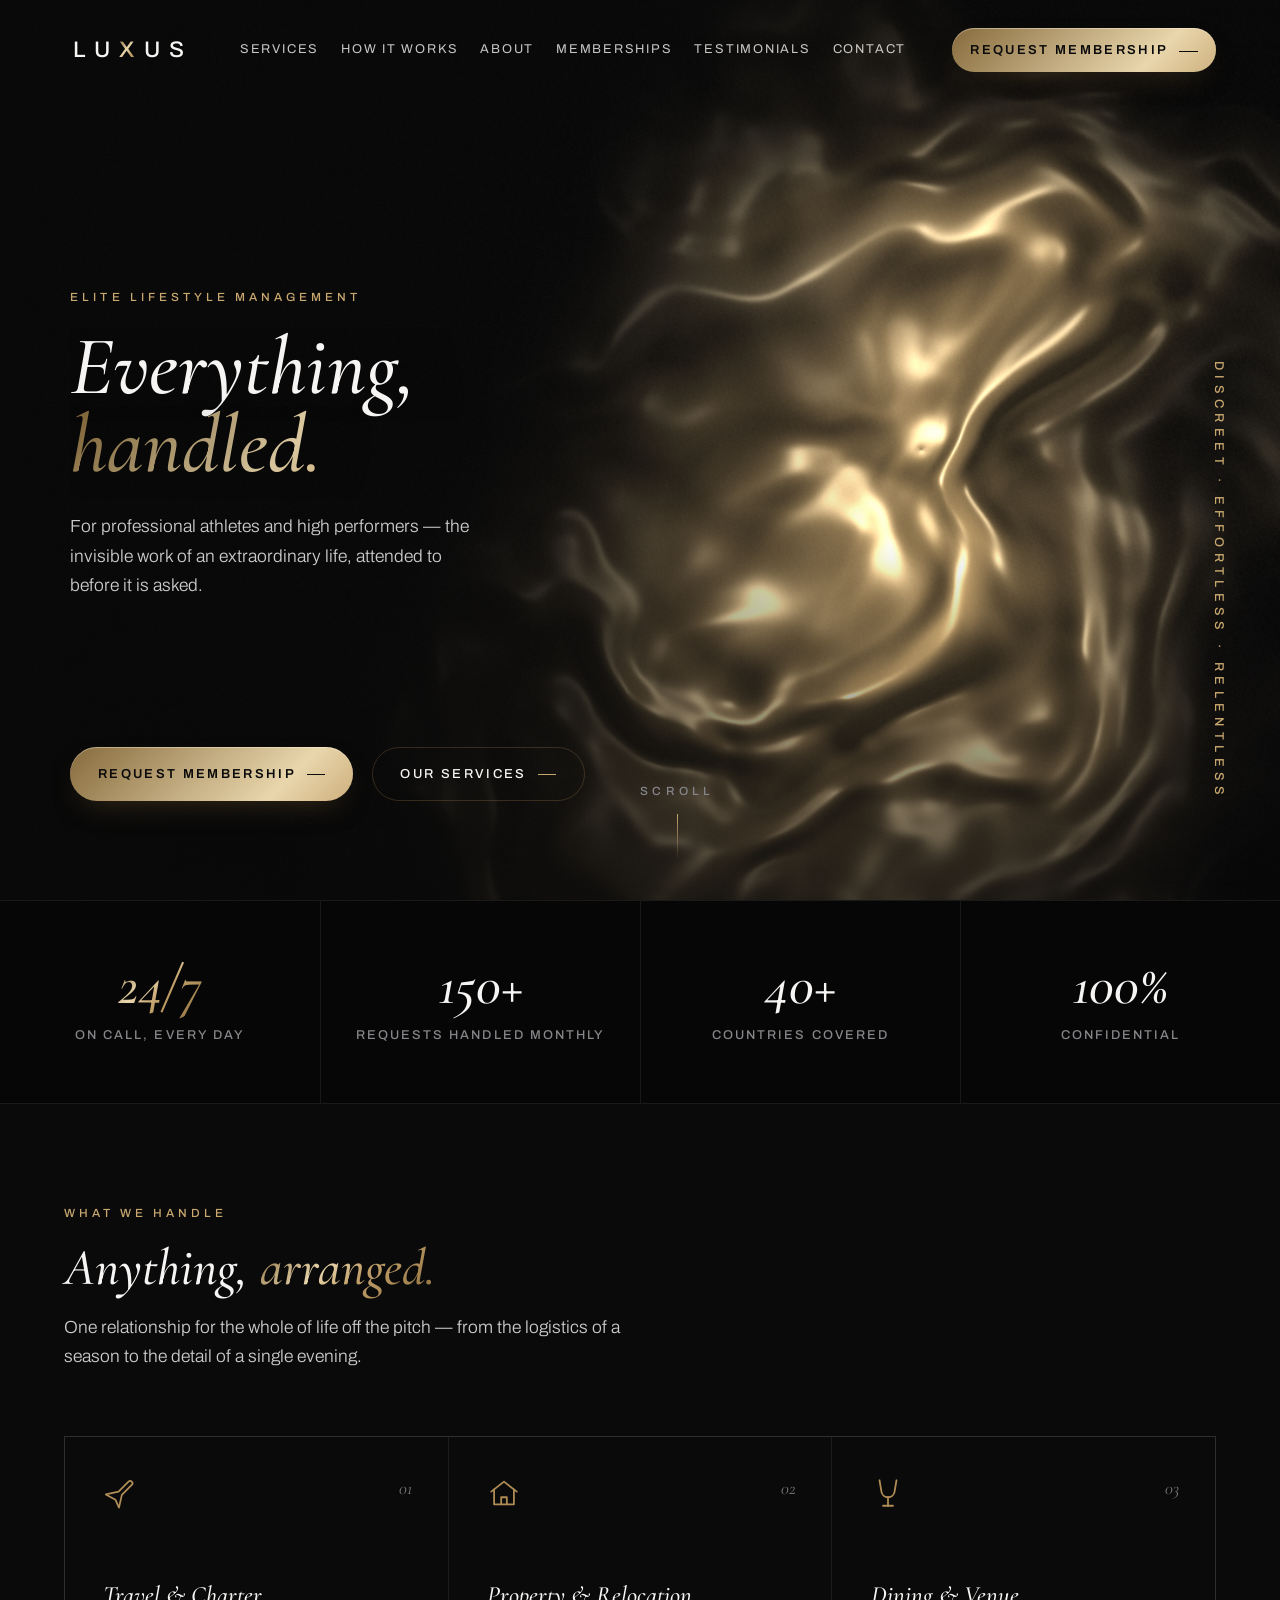
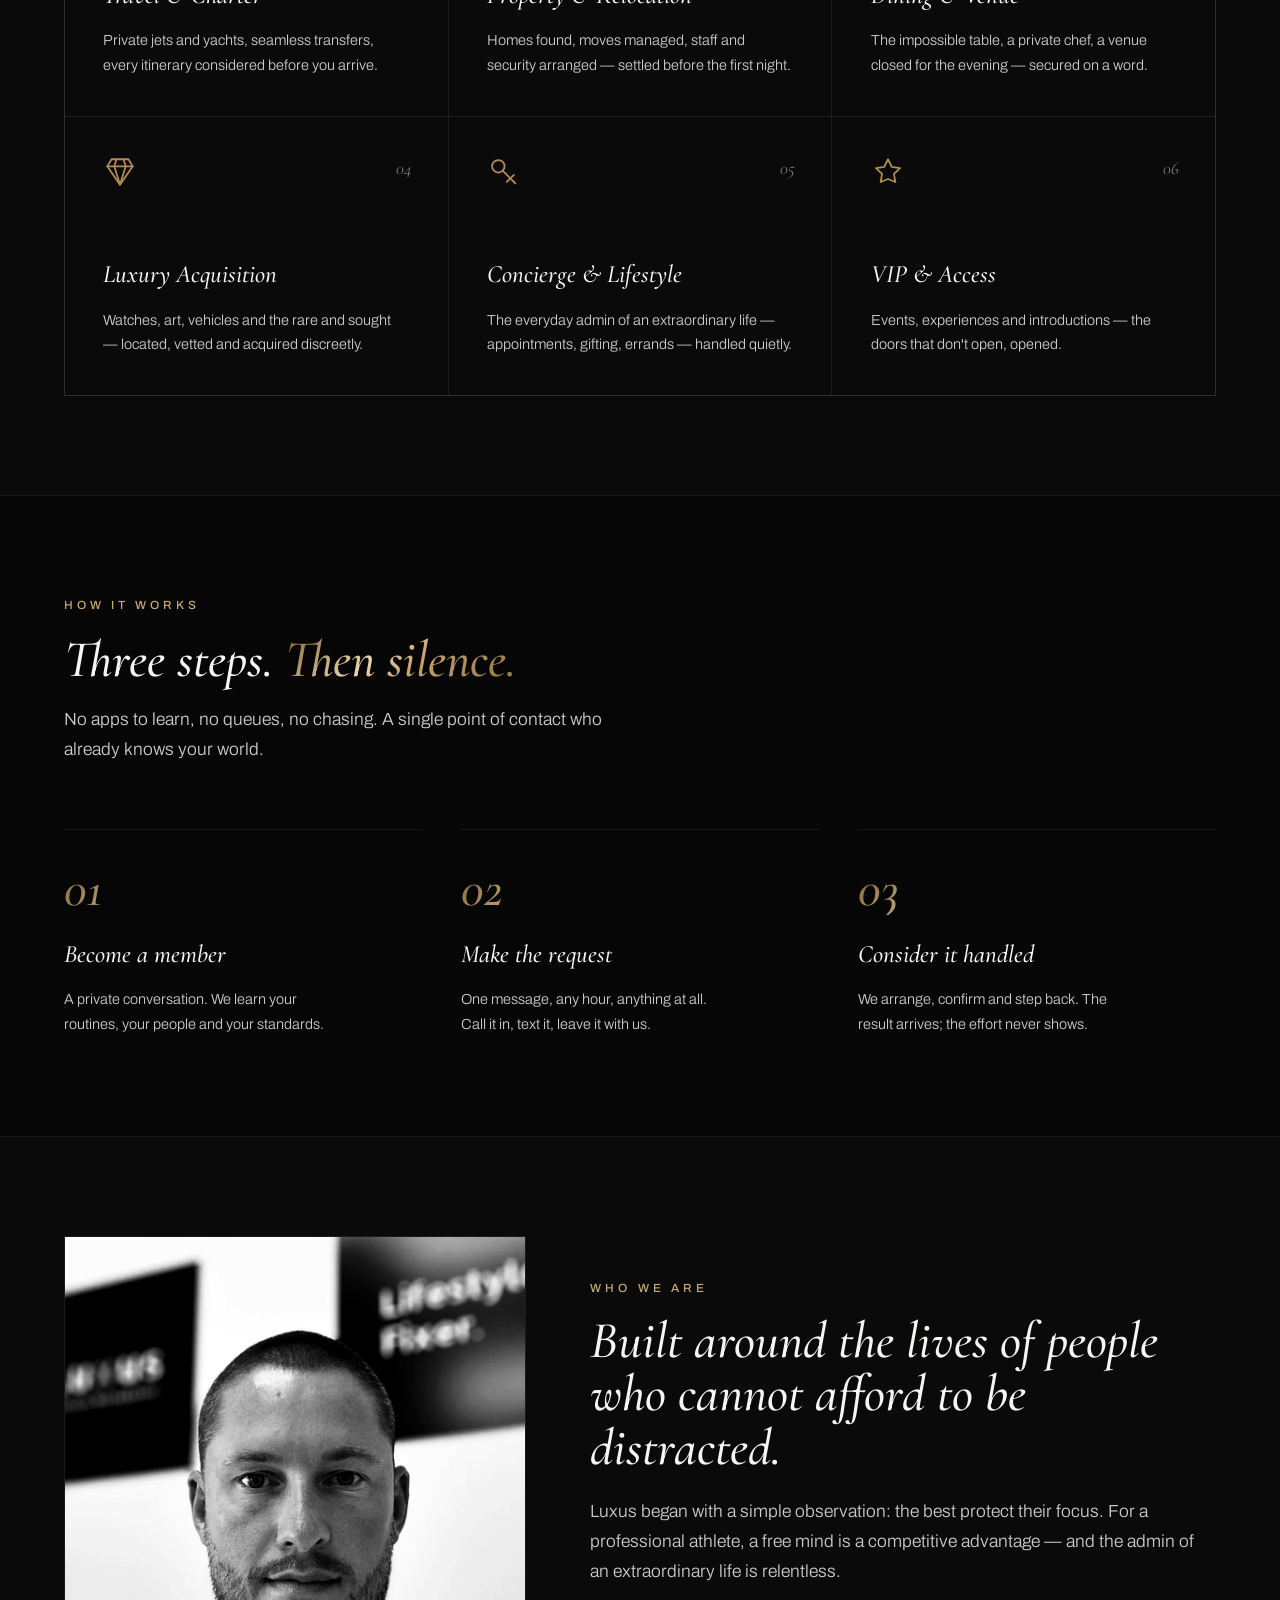
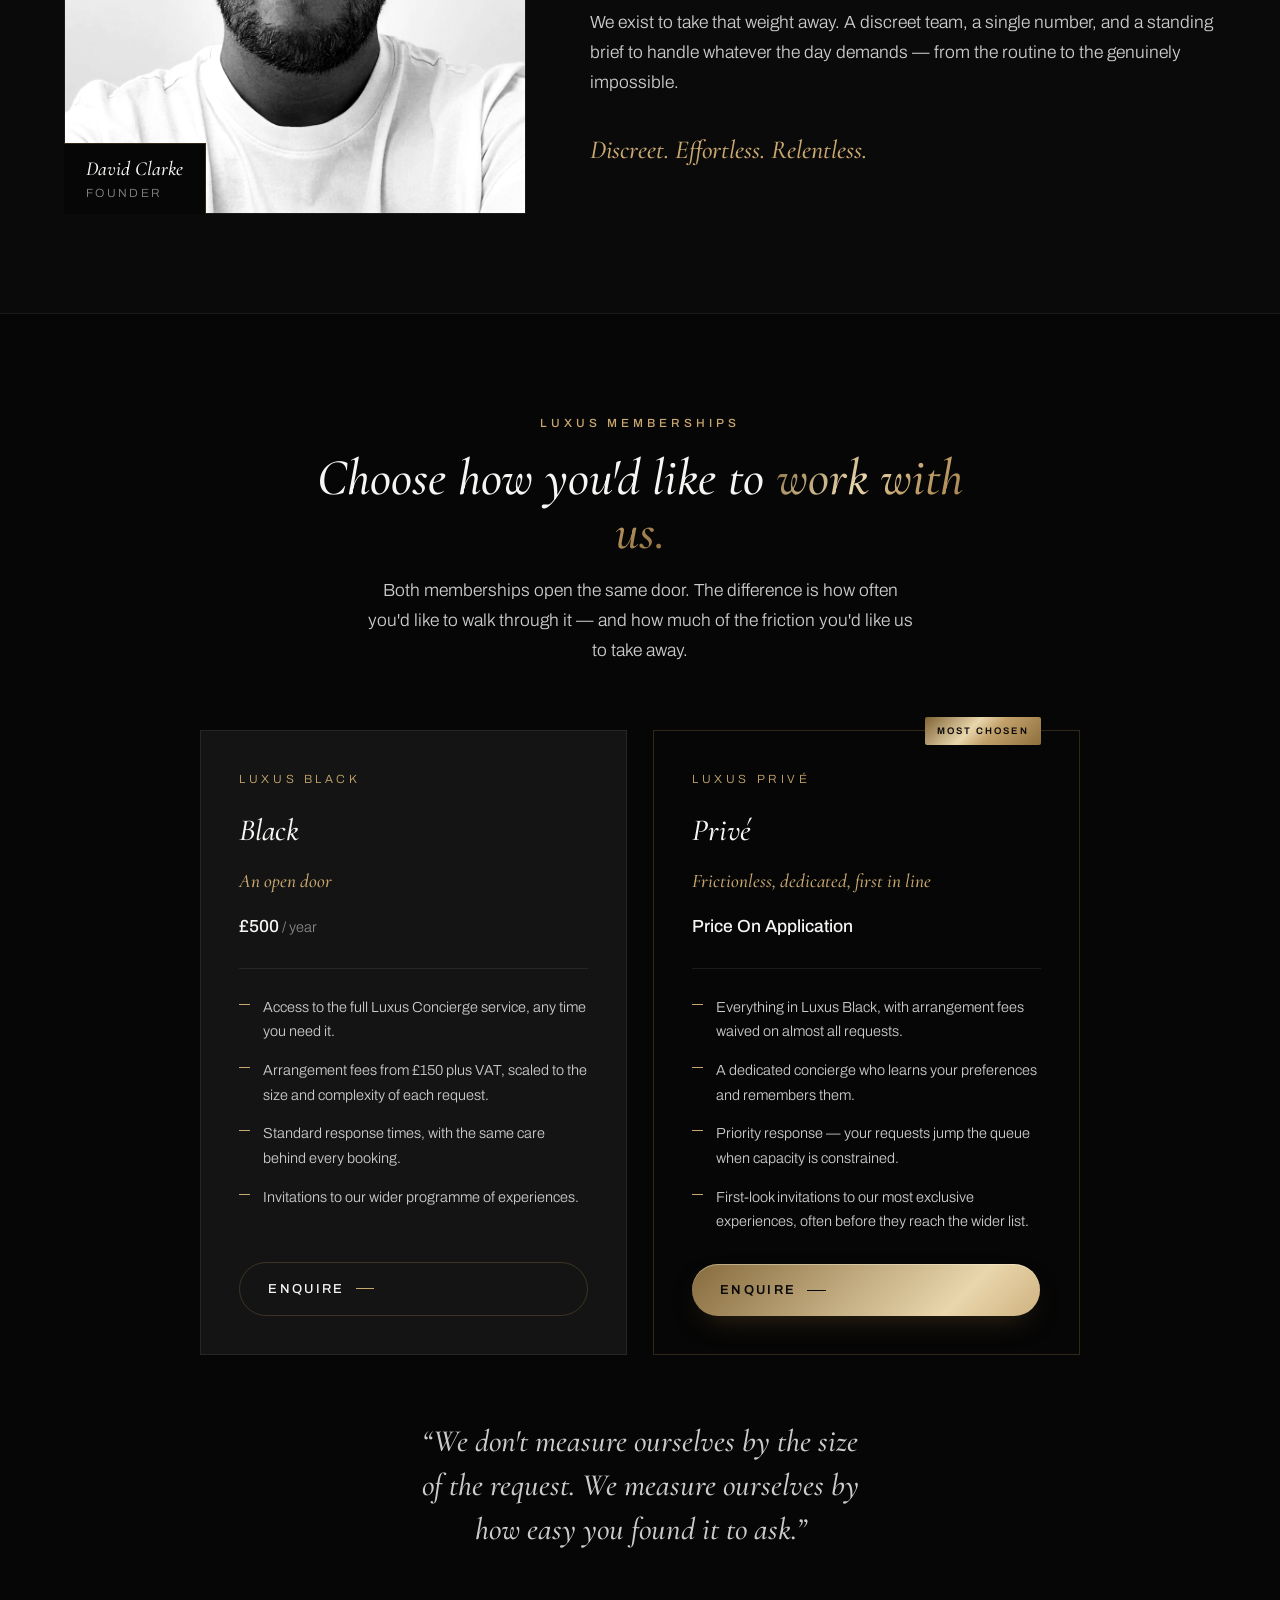
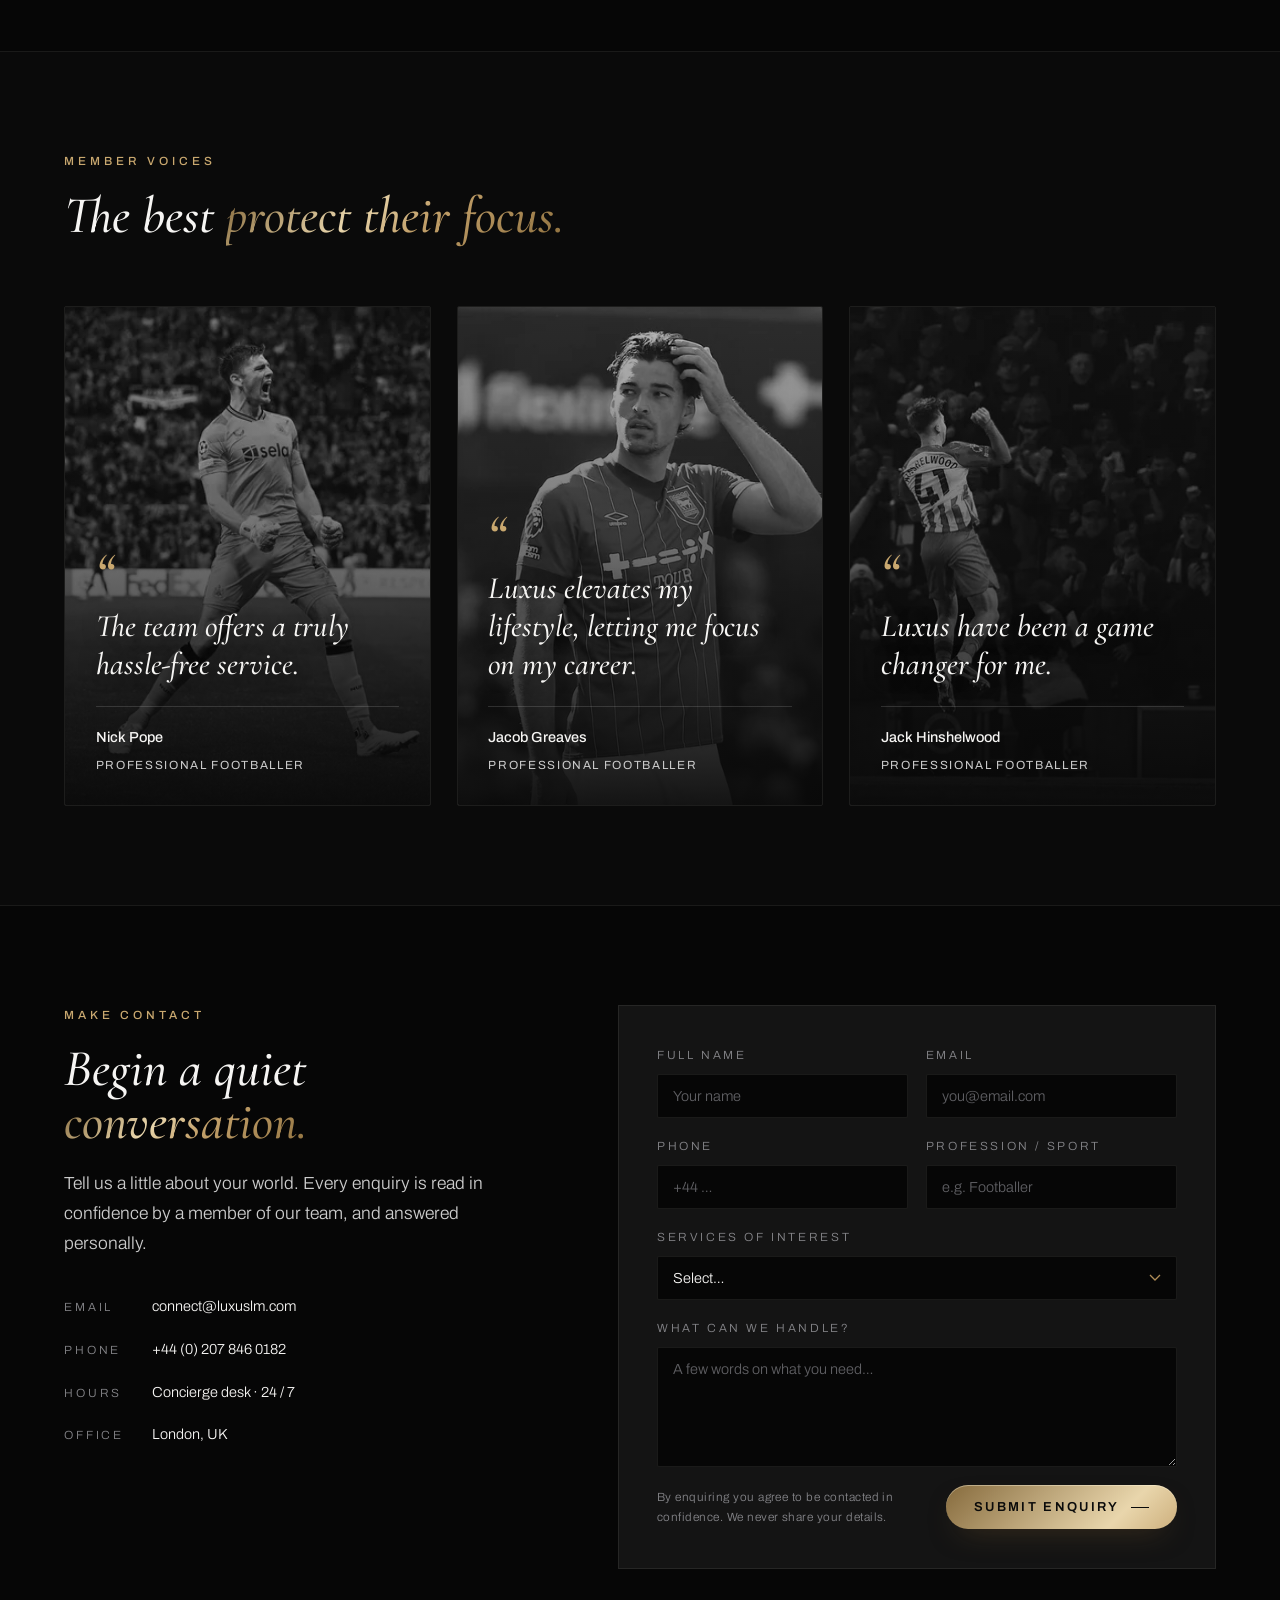
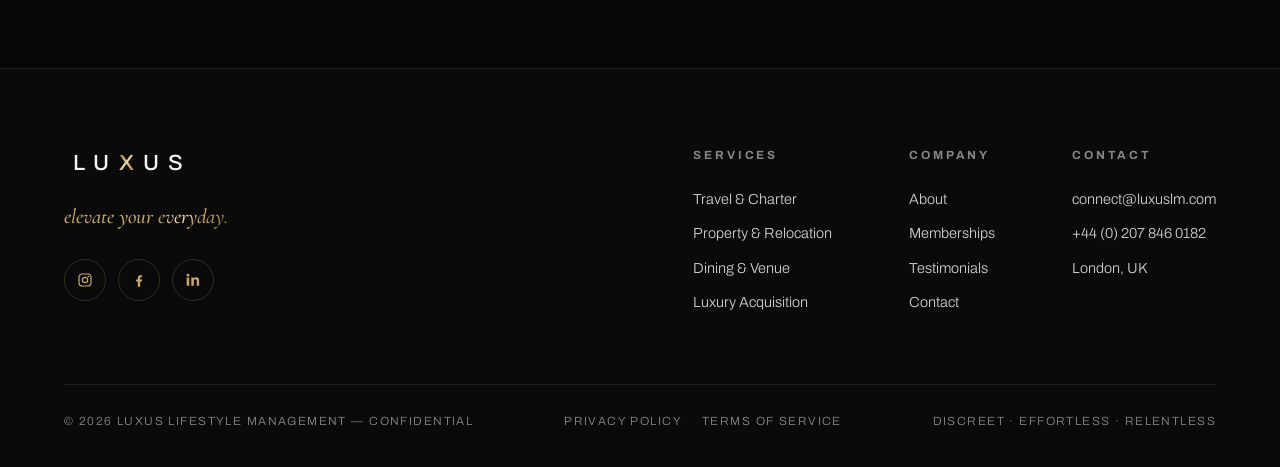
<file: index.html>
<!DOCTYPE html>
<html lang="en">
<head>
<meta charset="UTF-8" />
<meta name="viewport" content="width=device-width, initial-scale=1.0" />
<title>Luxus — Elite Lifestyle Concierge</title>
<meta name="description" content="Elite lifestyle concierge for professional athletes and high performers. Everything, handled — discreetly, effortlessly, relentlessly." />
<link rel="preconnect" href="https://fonts.googleapis.com" />
<link rel="preconnect" href="https://fonts.gstatic.com" crossorigin />
<link href="https://fonts.googleapis.com/css2?family=Cormorant+Garamond:ital,wght@0,400;0,500;0,600;1,400;1,500;1,600&family=Archivo:wght@300;400;500;600&display=swap" rel="stylesheet" />
<link rel="stylesheet" href="site.css" />
</head>
<body>

<!-- ============ HEADER ============ -->
<header class="site-header">
  <div class="shell hdr-inner">
    <a class="brand" href="#top" aria-label="Luxus home"><span class="wm">LU<span class="gold">X</span>US</span></a>
    <nav class="nav">
      <a href="#services">Services</a>
      <a href="#how">How it works</a>
      <a href="#about">About</a>
      <a href="#memberships">Memberships</a>
      <a href="#testimonials">Testimonials</a>
      <a href="#contact">Contact</a>
    </nav>
    <a class="hdr-cta" href="#contact"><span class="btn">Request Membership<span class="ar"></span></span></a>
    <button class="burger" aria-label="Menu"><span></span><span></span><span></span></button>
  </div>
</header>

<!-- mobile drawer -->
<nav class="mnav">
  <a href="#services">Services</a>
  <a href="#how">How it works</a>
  <a href="#about">About</a>
  <a href="#memberships">Memberships</a>
  <a href="#testimonials">Testimonials</a>
  <a href="#contact">Contact</a>
  <a class="mcta" href="#contact"><span class="btn">Request Membership<span class="ar"></span></span></a>
</nav>

<!-- ============ HERO ============ -->
<section class="hero" id="top" data-screen-label="Hero">
  <div class="glfallback"></div>
  <canvas id="gl"></canvas>
  <div class="scrim"></div>
  <div class="grain"></div>
  <div class="shell hero-inner">
    <div class="hero-stage">
      <div class="eyebrow k anim a0">Elite Lifestyle Management</div>
      <h1>
        <span class="ln"><span>Everything,</span></span>
        <span class="ln"><span class="gold">handled.</span></span>
      </h1>
      <p class="lede anim a2">For professional athletes and high performers — the invisible work of an extraordinary life, attended to before it is asked.</p>
    </div>
  </div>
  <div class="shell hero-foot">
    <div class="hero-cta anim a3">
      <a class="btn" href="#contact">Request Membership<span class="ar"></span></a>
      <a class="btn-ghost" href="#services">Our Services<span class="ar"></span></a>
    </div>
  </div>
  <div class="vcap anim a4">Discreet · Effortless · Relentless</div>
  <div class="scrollcue anim a5"><span class="lab">Scroll</span><span class="ln"></span></div>
</section>

<!-- ============ STAT BAND ============ -->
<section class="band" data-screen-label="Credibility band">
  <div class="grid">
    <div class="cell reveal"><div class="num"><span class="gold">24/7</span></div><div class="lab">On call, every day</div></div>
    <div class="cell reveal reveal-d1"><div class="num"><span data-count="150" data-suffix="+">150+</span></div><div class="lab">Requests handled monthly</div></div>
    <div class="cell reveal reveal-d2"><div class="num"><span data-count="40" data-suffix="+">40+</span></div><div class="lab">Countries covered</div></div>
    <div class="cell reveal reveal-d3"><div class="num"><span data-count="100" data-suffix="%">100%</span></div><div class="lab">Confidential</div></div>
  </div>
</section>

<!-- ============ SERVICES ============ -->
<section class="section" id="services" data-screen-label="Services">
  <div class="shell">
    <div class="sec-head reveal">
      <div class="eyebrow">What we handle</div>
      <h2>Anything, <span class="gold">arranged.</span></h2>
      <p>One relationship for the whole of life off the pitch — from the logistics of a season to the detail of a single evening.</p>
    </div>

    <div class="svc-grid">
      <article class="svc reveal">
        <div class="ic"><svg viewBox="0 0 24 24" fill="none" stroke="currentColor" stroke-width="1.25" stroke-linecap="round" stroke-linejoin="round"><path d="M2 13l9-2 7-7a1.6 1.6 0 0 1 2.3 2.3l-7 7-2 9-2.5-5.5L2 13z"/></svg></div>
        <span class="idx">01</span>
        <h3>Travel &amp; Charter</h3>
        <p>Private jets and yachts, seamless transfers, every itinerary considered before you arrive.</p>
      </article>
      <article class="svc reveal reveal-d1">
        <div class="ic"><svg viewBox="0 0 24 24" fill="none" stroke="currentColor" stroke-width="1.25" stroke-linecap="round" stroke-linejoin="round"><path d="M3 11l9-7 9 7"/><path d="M5 9.5V20h14V9.5"/><path d="M10 20v-5h4v5"/></svg></div>
        <span class="idx">02</span>
        <h3>Property &amp; Relocation</h3>
        <p>Homes found, moves managed, staff and security arranged — settled before the first night.</p>
      </article>
      <article class="svc reveal reveal-d2">
        <div class="ic"><svg viewBox="0 0 24 24" fill="none" stroke="currentColor" stroke-width="1.25" stroke-linecap="round" stroke-linejoin="round"><path d="M6 3l1.4 8.2A4.6 4.6 0 0 0 12 15a4.6 4.6 0 0 0 4.6-3.8L18 3"/><path d="M12 15v6"/><path d="M8.5 21h7"/></svg></div>
        <span class="idx">03</span>
        <h3>Dining &amp; Venue</h3>
        <p>The impossible table, a private chef, a venue closed for the evening — secured on a word.</p>
      </article>
      <article class="svc reveal">
        <div class="ic"><svg viewBox="0 0 24 24" fill="none" stroke="currentColor" stroke-width="1.25" stroke-linecap="round" stroke-linejoin="round"><path d="M6 3h12l3 5-9 13L3 8z"/><path d="M3 8h18"/><path d="M9.5 3 8 8l4 13 4-13-1.5-5"/></svg></div>
        <span class="idx">04</span>
        <h3>Luxury Acquisition</h3>
        <p>Watches, art, vehicles and the rare and sought — located, vetted and acquired discreetly.</p>
      </article>
      <article class="svc reveal reveal-d1">
        <div class="ic"><svg viewBox="0 0 24 24" fill="none" stroke="currentColor" stroke-width="1.25" stroke-linecap="round" stroke-linejoin="round"><circle cx="8" cy="8" r="4.4"/><path d="M11 11l9 9"/><path d="M16.5 16.5 19 14M14 19l2.5-2.5"/></svg></div>
        <span class="idx">05</span>
        <h3>Concierge &amp; Lifestyle</h3>
        <p>The everyday admin of an extraordinary life — appointments, gifting, errands — handled quietly.</p>
      </article>
      <article class="svc reveal reveal-d2">
        <div class="ic"><svg viewBox="0 0 24 24" fill="none" stroke="currentColor" stroke-width="1.25" stroke-linecap="round" stroke-linejoin="round"><path d="M12 3l2.6 5.3 5.9.9-4.3 4.1 1 5.8L12 16.9 6.8 19.1l1-5.8L3.5 9.2l5.9-.9L12 3z"/></svg></div>
        <span class="idx">06</span>
        <h3>VIP &amp; Access</h3>
        <p>Events, experiences and introductions — the doors that don't open, opened.</p>
      </article>
    </div>
  </div>
</section>

<!-- ============ HOW IT WORKS ============ -->
<section class="section" id="how" data-screen-label="How it works" style="background:var(--well);border-top:1px solid var(--hair);border-bottom:1px solid var(--hair);">
  <div class="shell">
    <div class="sec-head reveal">
      <div class="eyebrow">How it works</div>
      <h2>Three steps. <span class="gold">Then silence.</span></h2>
      <p>No apps to learn, no queues, no chasing. A single point of contact who already knows your world.</p>
    </div>
    <div class="steps">
      <div class="step reveal">
        <div class="n">01</div>
        <h3>Become a member</h3>
        <p>A private conversation. We learn your routines, your people and your standards.</p>
      </div>
      <div class="step reveal reveal-d1">
        <div class="n">02</div>
        <h3>Make the request</h3>
        <p>One message, any hour, anything at all. Call it in, text it, leave it with us.</p>
      </div>
      <div class="step reveal reveal-d2">
        <div class="n">03</div>
        <h3>Consider it handled</h3>
        <p>We arrange, confirm and step back. The result arrives; the effort never shows.</p>
      </div>
    </div>
  </div>
</section>

<!-- ============ ABOUT / FOUNDER ============ -->
<section class="section" id="about" data-screen-label="About">
  <div class="shell about">
    <div class="portrait reveal">
      <div class="frame"><img src="images/founder.webp" alt="David Clarke, Founder of Luxus" /></div>
      <div class="tag"><div class="nm ser">David Clarke</div><div class="rl">Founder</div></div>
    </div>
    <div class="copy reveal reveal-d1">
      <div class="eyebrow" style="margin-bottom:16px;">Who we are</div>
      <h2>Built around the lives of people who cannot afford to be distracted.</h2>
      <p>Luxus began with a simple observation: the best protect their focus. For a professional athlete, a free mind is a competitive advantage — and the admin of an extraordinary life is relentless.</p>
      <p>We exist to take that weight away. A discreet team, a single number, and a standing brief to handle whatever the day demands — from the routine to the genuinely impossible.</p>
      <div class="sig ser">Discreet. Effortless. Relentless.</div>
    </div>
  </div>
</section>

<!-- ============ MEMBERSHIPS ============ -->
<section class="section" id="memberships" data-screen-label="Memberships" style="background:var(--well);border-top:1px solid var(--hair);border-bottom:1px solid var(--hair);">
  <div class="shell">
    <div class="sec-head center reveal">
      <div class="eyebrow">Luxus Memberships</div>
      <h2>Choose how you'd like to <span class="gold">work with us.</span></h2>
      <p>Both memberships open the same door. The difference is how often you'd like to walk through it &mdash; and how much of the friction you'd like us to take away.</p>
    </div>
    <div class="tiers two">
      <article class="tier reveal">
        <div class="badge">Luxus Black</div>
        <div class="nm">Black</div>
        <div class="role">An open door</div>
        <div class="pr"><b>£500</b> / year</div>
        <div class="hr"></div>
        <ul>
          <li>Access to the full Luxus Concierge service, any time you need it.</li>
          <li>Arrangement fees from £150 plus VAT, scaled to the size and complexity of each request.</li>
          <li>Standard response times, with the same care behind every booking.</li>
          <li>Invitations to our wider programme of experiences.</li>
        </ul>
        <a class="btn-ghost tier-cta" href="#contact">Enquire<span class="ar"></span></a>
      </article>

      <article class="tier feature reveal reveal-d1">
        <div class="ribbon">Most chosen</div>
        <div class="badge">Luxus Privé</div>
        <div class="nm">Privé</div>
        <div class="role">Frictionless, dedicated, first in line</div>
        <div class="pr"><b>Price On Application</b></div>
        <div class="hr"></div>
        <ul>
          <li>Everything in Luxus Black, with arrangement fees waived on almost all requests.</li>
          <li>A dedicated concierge who learns your preferences and remembers them.</li>
          <li>Priority response &mdash; your requests jump the queue when capacity is constrained.</li>
          <li>First-look invitations to our most exclusive experiences, often before they reach the wider list.</li>
        </ul>
        <a class="btn tier-cta" href="#contact">Enquire<span class="ar"></span></a>
      </article>
    </div>
    <p class="mq reveal">&ldquo;We don't measure ourselves by the size of the request. We measure ourselves by how easy you found it to ask.&rdquo;</p>
  </div>
</section>

<!-- ============ TESTIMONIALS ============ -->
<section class="section" id="testimonials" data-screen-label="Testimonials">
  <div class="shell">
    <div class="sec-head reveal">
      <div class="eyebrow">Member voices</div>
      <h2>The best <span class="gold">protect their focus.</span></h2>
    </div>
    <div class="quotes">
      <figure class="quote reveal">
        <img class="bg" src="images/pope.webp" alt="Nick Pope" />
        <div class="ov"></div>
        <div class="qc">
          <div class="mark">&ldquo;</div>
          <blockquote>The team offers a truly hassle-free service.</blockquote>
          <div class="who"><div class="nm">Nick Pope</div><div class="rl">Professional Footballer</div></div>
        </div>
      </figure>
      <figure class="quote reveal reveal-d1">
        <img class="bg" src="images/greaves.webp" alt="Jacob Greaves" />
        <div class="ov"></div>
        <div class="qc">
          <div class="mark">&ldquo;</div>
          <blockquote>Luxus elevates my lifestyle, letting me focus on my career.</blockquote>
          <div class="who"><div class="nm">Jacob Greaves</div><div class="rl">Professional Footballer</div></div>
        </div>
      </figure>
      <figure class="quote reveal reveal-d2">
        <img class="bg" src="images/hinshelwood.webp" alt="Jack Hinshelwood" />
        <div class="ov"></div>
        <div class="qc">
          <div class="mark">&ldquo;</div>
          <blockquote>Luxus have been a game changer for me.</blockquote>
          <div class="who"><div class="nm">Jack Hinshelwood</div><div class="rl">Professional Footballer</div></div>
        </div>
      </figure>
    </div>
  </div>
</section>

<!-- ============ CONTACT ============ -->
<section class="section contact" id="contact" data-screen-label="Contact">
  <div class="shell contact-grid">
    <div class="lead reveal">
      <div class="eyebrow" style="margin-bottom:16px;">Make contact</div>
      <h2>Begin a quiet <span class="gold">conversation.</span></h2>
      <p>Tell us a little about your world. Every enquiry is read in confidence by a member of our team, and answered personally.</p>
      <div class="details">
        <div class="row"><div class="l">Email</div><div class="v">connect@luxuslm.com</div></div>
        <div class="row"><div class="l">Phone</div><div class="v">+44 (0) 207 846 0182</div></div>
        <div class="row"><div class="l">Hours</div><div class="v">Concierge desk · 24 / 7</div></div>
        <div class="row"><div class="l">Office</div><div class="v">London, UK</div></div>
      </div>
    </div>

    <!-- ELEMENTOR: replace this <form> with your Fluent Forms shortcode/widget.
         The fields below mirror the recommended form so the styling matches. -->
    <form class="form reveal reveal-d1" onsubmit="return false;">
      <div class="frow">
        <div class="field"><label>Full name</label><input type="text" placeholder="Your name" /></div>
        <div class="field"><label>Email</label><input type="email" placeholder="you@email.com" /></div>
      </div>
      <div class="frow">
        <div class="field"><label>Phone</label><input type="tel" placeholder="+44 …" /></div>
        <div class="field"><label>Profession / sport</label><input type="text" placeholder="e.g. Footballer" /></div>
      </div>
      <div class="field full">
        <label>Services of interest</label>
        <select>
          <option value="" disabled selected>Select…</option>
          <option>Travel &amp; Charter</option>
          <option>Property &amp; Relocation</option>
          <option>Dining &amp; Venue</option>
          <option>Luxury Acquisition</option>
          <option>Concierge &amp; Lifestyle</option>
          <option>VIP &amp; Access</option>
          <option>Full membership</option>
        </select>
      </div>
      <div class="field full"><label>What can we handle?</label><textarea placeholder="A few words on what you need…"></textarea></div>
      <div class="form-foot">
        <p class="note">By enquiring you agree to be contacted in confidence. We never share your details.</p>
        <button class="btn" type="submit">Submit enquiry<span class="ar"></span></button>
      </div>
    </form>
  </div>
</section>

<!-- ============ FOOTER ============ -->
<footer class="footer" data-screen-label="Footer">
  <div class="shell">
    <div class="footer-top">
      <div class="brandblock">
        <span class="wm" style="font-family:var(--sans);font-weight:500;font-size:22px;letter-spacing:.42em;padding-left:.42em;">LU<span class="gold">X</span>US</span>
        <div class="tagline ser">elevate your <span class="gold">everyday.</span></div>
        <div class="social">
          <a href="https://www.instagram.com/luxusconcierge/" target="_blank" rel="noopener" aria-label="Instagram"><svg viewBox="0 0 24 24" fill="none" stroke="currentColor" stroke-width="1.6"><rect x="4" y="4" width="16" height="16" rx="4.5"/><circle cx="12" cy="12" r="3.6"/><circle cx="16.6" cy="7.4" r="1" fill="currentColor" stroke="none"/></svg></a>
          <a href="https://www.facebook.com/luxuslifestylemgmt/" target="_blank" rel="noopener" aria-label="Facebook"><svg viewBox="0 0 24 24" fill="currentColor"><path d="M13.5 21v-7h2.3l.4-2.7h-2.7V9.5c0-.78.22-1.3 1.36-1.3H16V5.8c-.25-.03-1.1-.1-2.08-.1-2.06 0-3.47 1.26-3.47 3.57V11.3H8.2V14h2.25v7h3.05z"/></svg></a>
          <a href="https://uk.linkedin.com/company/luxus-lifestyle-management" target="_blank" rel="noopener" aria-label="LinkedIn"><svg viewBox="0 0 24 24" fill="currentColor"><path d="M6.94 8.5v11H3.6v-11h3.34zM5.27 3.6a1.94 1.94 0 1 1 0 3.88 1.94 1.94 0 0 1 0-3.88zM20.4 19.5h-3.33v-5.6c0-1.33-.03-3.05-1.86-3.05-1.86 0-2.15 1.45-2.15 2.95v5.7H9.74v-11h3.2v1.5h.04c.45-.84 1.54-1.72 3.17-1.72 3.39 0 4.02 2.23 4.02 5.13v6.09z"/></svg></a>
        </div>
      </div>
      <div class="cols">
        <div class="col">
          <h4>Services</h4>
          <a href="#services">Travel &amp; Charter</a>
          <a href="#services">Property &amp; Relocation</a>
          <a href="#services">Dining &amp; Venue</a>
          <a href="#services">Luxury Acquisition</a>
        </div>
        <div class="col">
          <h4>Company</h4>
          <a href="#about">About</a>
          <a href="#memberships">Memberships</a>
          <a href="#testimonials">Testimonials</a>
          <a href="#contact">Contact</a>
        </div>
        <div class="col">
          <h4>Contact</h4>
          <a href="mailto:connect@luxuslm.com">connect@luxuslm.com</a>
          <a href="tel:+442078460182">+44 (0) 207 846 0182</a>
          <span>London, UK</span>
        </div>
      </div>
    </div>
    <div class="footer-base">
      <div class="fine">© 2026 Luxus Lifestyle Management — Confidential</div>
      <div class="legal-links"><a href="privacy.html">Privacy Policy</a><a href="terms.html">Terms of Service</a></div>
      <div class="fine">Discreet · Effortless · Relentless</div>
    </div>
  </div>
</footer>

<script src="site.js"></script>
</body>
</html>
</file>
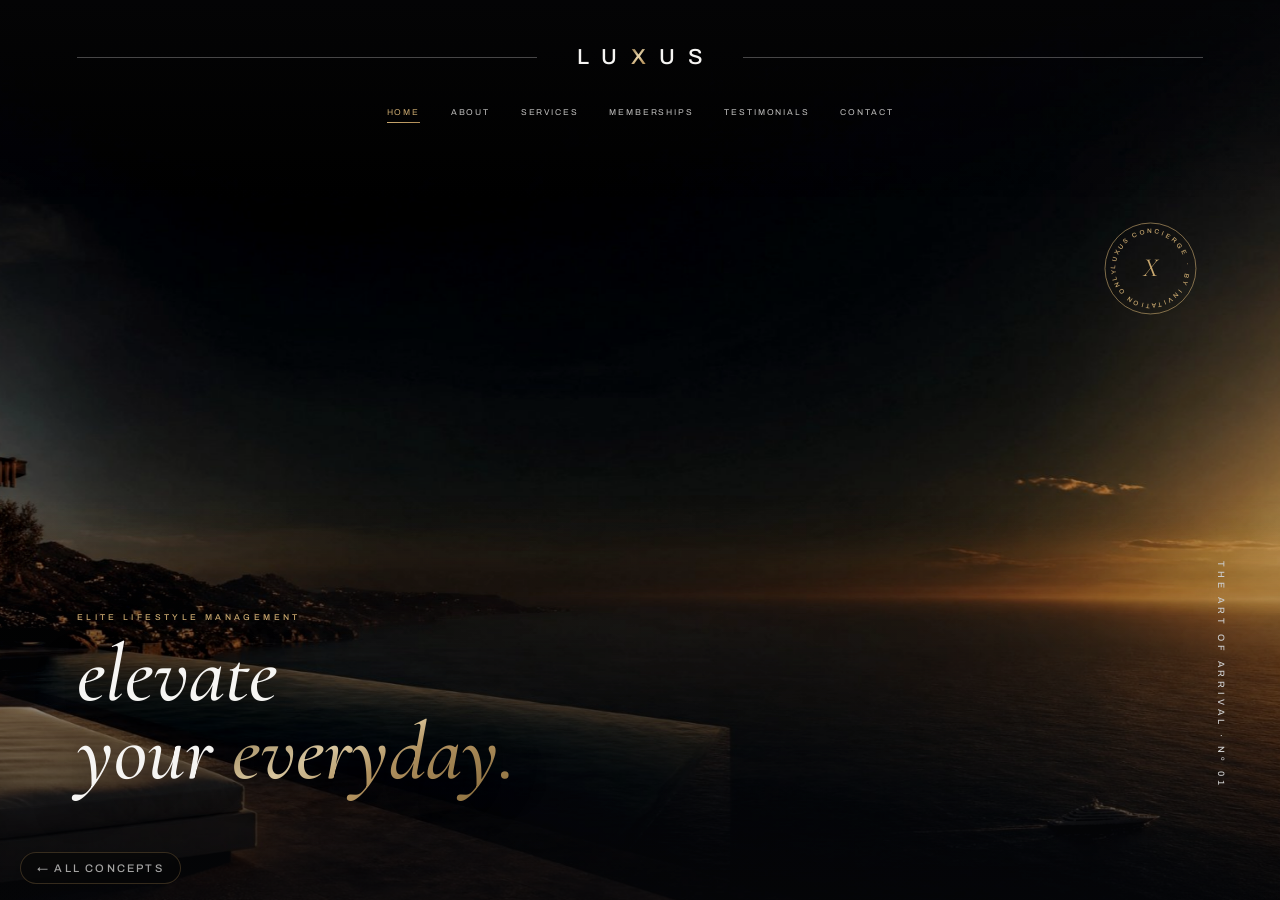
<file: 01.html>
<!DOCTYPE html>
<html lang="en">
<head>
<meta charset="UTF-8" />
<meta name="viewport" content="width=device-width, initial-scale=1.0" />
<title>Luxus · 01 — The Masthead Cover</title>
<link rel="preconnect" href="https://fonts.googleapis.com" />
<link rel="preconnect" href="https://fonts.gstatic.com" crossorigin />
<link href="https://fonts.googleapis.com/css2?family=Cormorant+Garamond:ital,wght@0,400;0,500;0,600;1,400;1,500;1,600&family=Archivo:wght@300;400;500;600&display=swap" rel="stylesheet" />
<link rel="stylesheet" href="hero.css" />
</head>
<body>
<div class="hero">
  <img class="bg g-warm" src="images/hero-villa.jpg" alt="" />
  <div class="a-scrim"></div>
  <div class="a-mast"><span class="side"></span><span class="a-word">LU<span class="gold">X</span>US</span><span class="side"></span></div>
  <div class="a-nav">
    <a class="navlink is" href="#">Home</a><a class="navlink" href="#">About</a><a class="navlink" href="#">Services</a>
    <a class="navlink" href="#">Memberships</a><a class="navlink" href="#">Testimonials</a><a class="navlink" href="#">Contact</a>
  </div>
  <div class="a-title">
    <div class="k">Elite Lifestyle Management</div>
    <h1>elevate<br/>your <span class="gold">everyday.</span></h1>
  </div>
  <div class="a-vcap"><span class="vcap">The Art of Arrival · Nº 01</span></div>
  <svg class="seal a-seal" viewBox="0 0 120 120" fill="none">
    <circle cx="60" cy="60" r="52" stroke="currentColor" stroke-width="1" opacity=".7"/>
    <g class="ring"><text fill="currentColor" font-family="Archivo" font-size="7.4" letter-spacing="2.6" font-weight="500"><textPath href="#sp1" startOffset="0">LUXUS CONCIERGE&nbsp;&nbsp;·&nbsp;&nbsp;BY INVITATION ONLY&nbsp;&nbsp;·&nbsp;&nbsp;</textPath></text></g>
    <text x="60" y="69" text-anchor="middle" font-family="Cormorant Garamond" font-style="italic" font-size="30" fill="currentColor">X</text>
    <defs><path id="sp1" d="M60,60 m-40,0 a40,40 0 1,1 80,0 a40,40 0 1,1 -80,0"/></defs>
  </svg>
</div>
<a class="backlink" href="index.html">← All concepts</a>
</body>
</html>
</file>
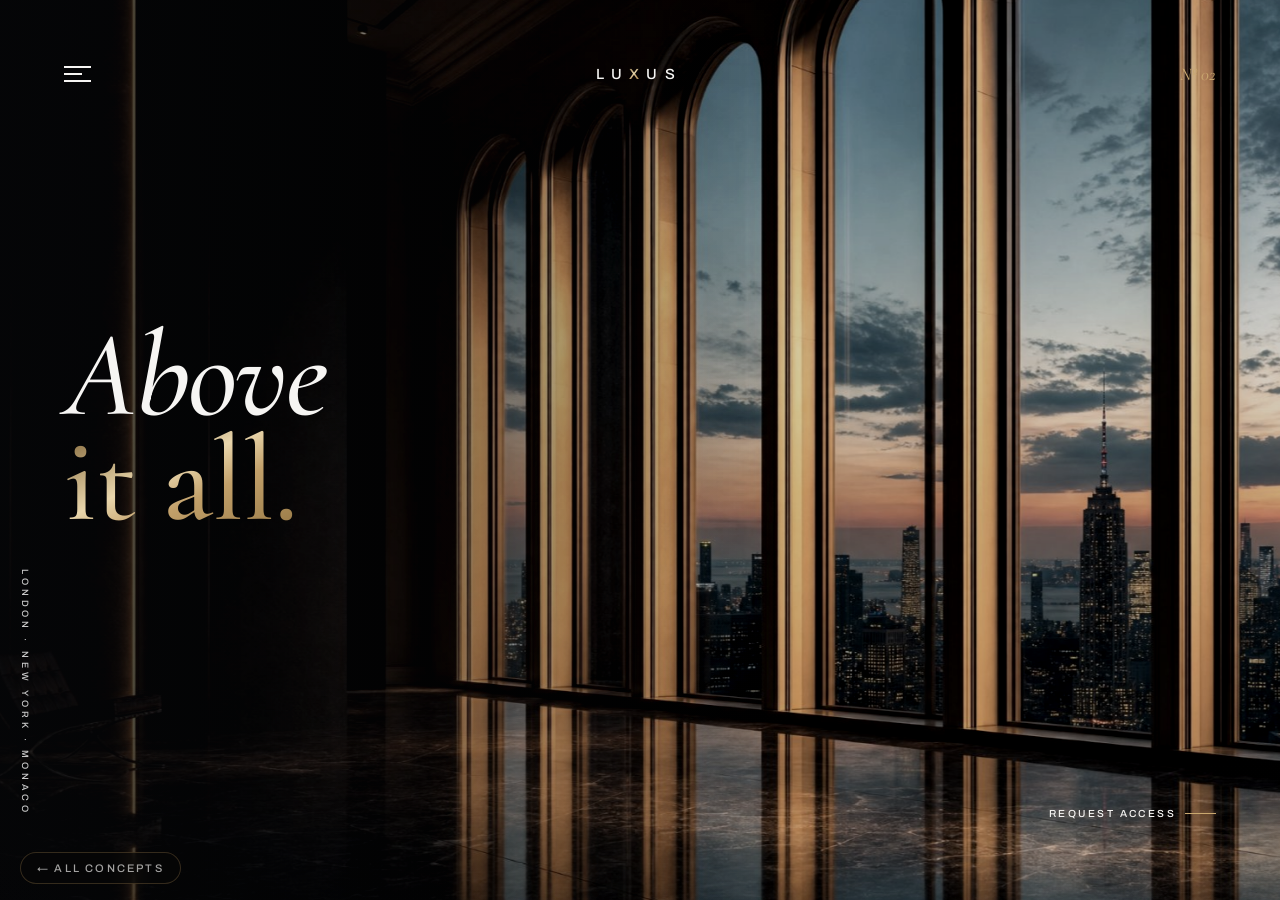
<file: 02.html>
<!DOCTYPE html>
<html lang="en">
<head>
<meta charset="UTF-8" />
<meta name="viewport" content="width=device-width, initial-scale=1.0" />
<title>Luxus · 02 — The Split Crop</title>
<link rel="preconnect" href="https://fonts.googleapis.com" />
<link rel="preconnect" href="https://fonts.gstatic.com" crossorigin />
<link href="https://fonts.googleapis.com/css2?family=Cormorant+Garamond:ital,wght@0,400;0,500;0,600;1,400;1,500;1,600&family=Archivo:wght@300;400;500;600&display=swap" rel="stylesheet" />
<link rel="stylesheet" href="hero.css" />
</head>
<body>
<div class="hero">
  <img class="bg g-cool" src="images/hero-city.jpg" alt="" />
  <div class="b-scrim"></div>
  <div class="b-top">
    <div class="b-burger"><span></span><span></span><span></span></div>
    <span class="b-word">LU<span class="gold">X</span>US</span>
    <span class="b-no">Nº 02</span>
  </div>
  <div class="b-title"><h1><em>Above</em><span class="g gold">it all.</span></h1></div>
  <div class="b-vcap"><span class="vcap">London · New York · Monaco</span></div>
  <a class="b-cta" href="#">Request Access <span class="ar"></span></a>
</div>
<a class="backlink" href="index.html">← All concepts</a>
</body>
</html>
</file>
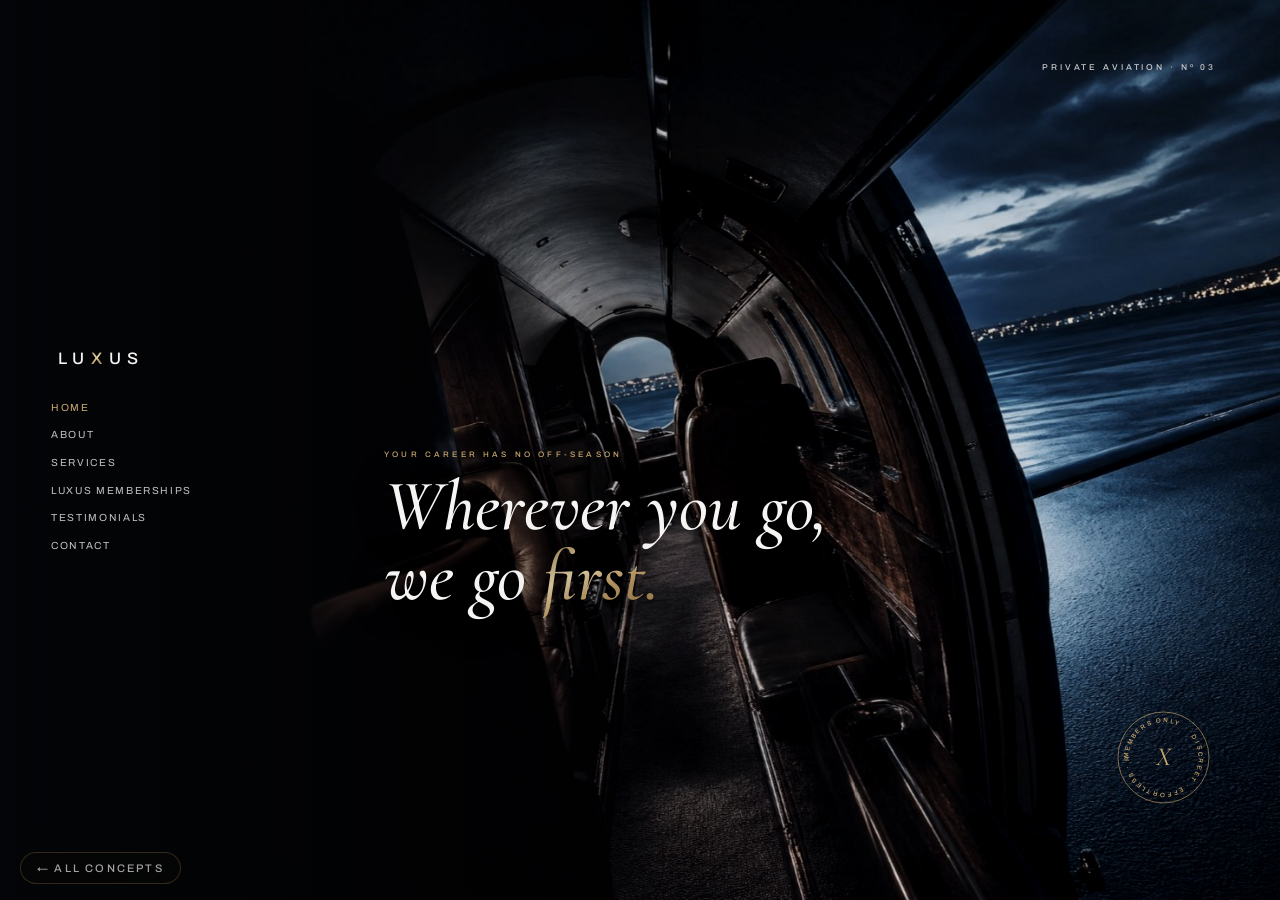
<file: 03.html>
<!DOCTYPE html>
<html lang="en">
<head>
<meta charset="UTF-8" />
<meta name="viewport" content="width=device-width, initial-scale=1.0" />
<title>Luxus · 03 — The Vertical Spine</title>
<link rel="preconnect" href="https://fonts.googleapis.com" />
<link rel="preconnect" href="https://fonts.gstatic.com" crossorigin />
<link href="https://fonts.googleapis.com/css2?family=Cormorant+Garamond:ital,wght@0,400;0,500;0,600;1,400;1,500;1,600&family=Archivo:wght@300;400;500;600&display=swap" rel="stylesheet" />
<link rel="stylesheet" href="hero.css" />
</head>
<body>
<div class="hero">
  <img class="bg g-neutral" src="images/hero-jet.jpg" alt="" />
  <div class="c-scrim"></div>
  <div class="c-spine">
    <div class="wm">LU<span class="gold">X</span>US</div>
    <a class="is" href="#">Home</a><a href="#">About</a><a href="#">Services</a>
    <a href="#">Luxus Memberships</a><a href="#">Testimonials</a><a href="#">Contact</a>
  </div>
  <div class="c-issue">Private Aviation · Nº 03</div>
  <div class="c-title">
    <div class="k">Your Career Has No Off-Season</div>
    <h1>Wherever you go,<br/>we go <span class="gold">first.</span></h1>
  </div>
  <svg class="seal c-seal" viewBox="0 0 120 120" fill="none">
    <circle cx="60" cy="60" r="52" stroke="currentColor" stroke-width="1" opacity=".7"/>
    <g class="ring"><text fill="currentColor" font-family="Archivo" font-size="7.2" letter-spacing="2.2" font-weight="500"><textPath href="#sp3" startOffset="0">MEMBERS ONLY&nbsp;&nbsp;·&nbsp;&nbsp;DISCREET · EFFORTLESS · RELENTLESS&nbsp;&nbsp;·&nbsp;&nbsp;</textPath></text></g>
    <text x="60" y="69" text-anchor="middle" font-family="Cormorant Garamond" font-style="italic" font-size="30" fill="currentColor">X</text>
    <defs><path id="sp3" d="M60,60 m-40,0 a40,40 0 1,1 80,0 a40,40 0 1,1 -80,0"/></defs>
  </svg>
</div>
<a class="backlink" href="index.html">← All concepts</a>
</body>
</html>
</file>
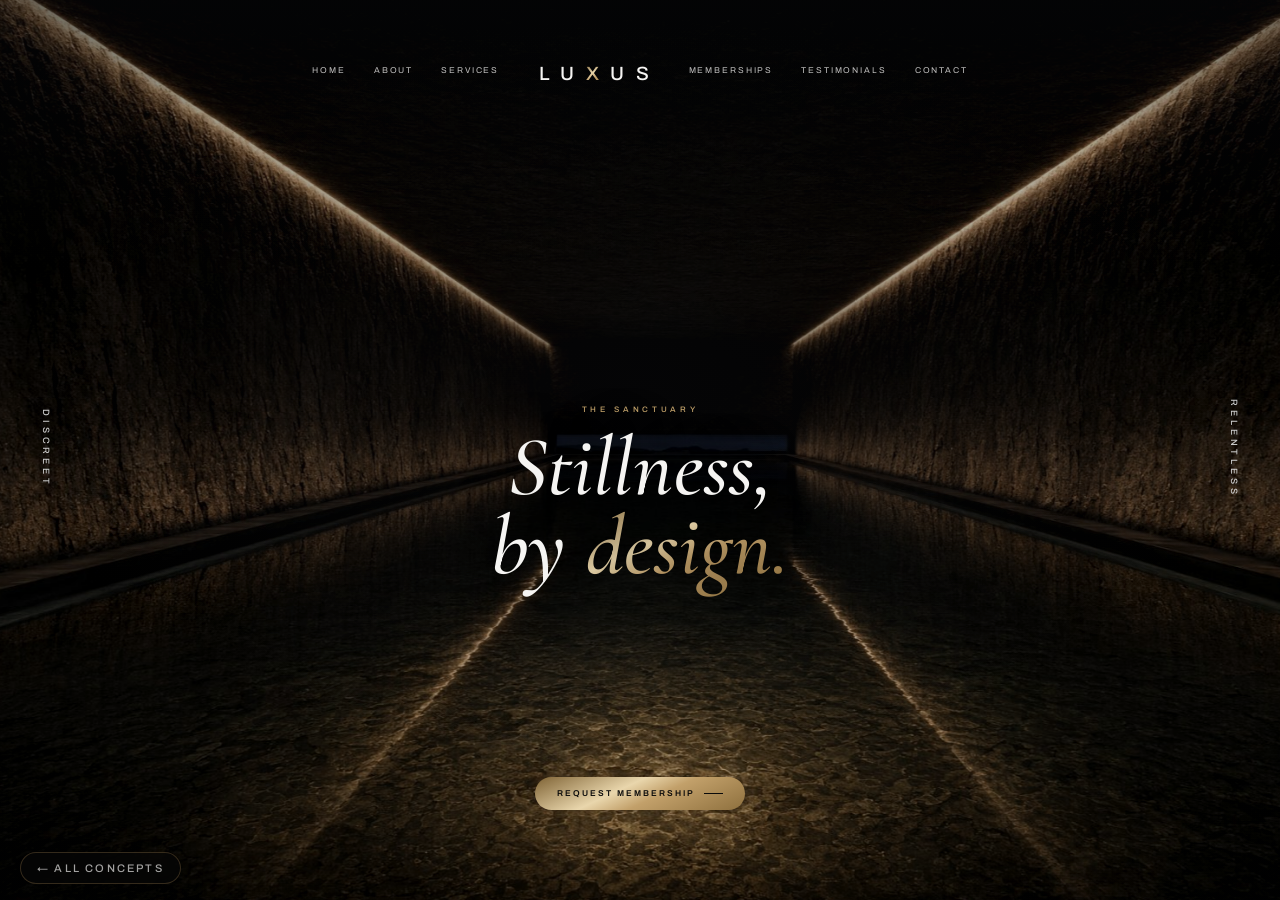
<file: 04.html>
<!DOCTYPE html>
<html lang="en">
<head>
<meta charset="UTF-8" />
<meta name="viewport" content="width=device-width, initial-scale=1.0" />
<title>Luxus · 04 — Centred Symmetry</title>
<link rel="preconnect" href="https://fonts.googleapis.com" />
<link rel="preconnect" href="https://fonts.gstatic.com" crossorigin />
<link href="https://fonts.googleapis.com/css2?family=Cormorant+Garamond:ital,wght@0,400;0,500;0,600;1,400;1,500;1,600&family=Archivo:wght@300;400;500;600&display=swap" rel="stylesheet" />
<link rel="stylesheet" href="hero.css" />
</head>
<body>
<div class="hero">
  <img class="bg g-neutral" src="images/hero-pool.jpg" alt="" />
  <div class="d-scrim"></div>
  <div class="d-mast">
    <div class="grp"><a class="navlink" href="#">Home</a><a class="navlink" href="#">About</a><a class="navlink" href="#">Services</a></div>
    <span class="d-word">LU<span class="gold">X</span>US</span>
    <div class="grp"><a class="navlink" href="#">Memberships</a><a class="navlink" href="#">Testimonials</a><a class="navlink" href="#">Contact</a></div>
  </div>
  <div class="d-title"><div class="k">The Sanctuary</div><h1>Stillness,<br/>by <span class="gold">design.</span></h1></div>
  <div class="d-vL"><span class="vcap">Discreet</span></div>
  <div class="d-vR"><span class="vcap">Relentless</span></div>
  <div class="d-cta"><a class="pill" href="#"><span>Request Membership</span><span class="ar"></span></a></div>
</div>
<a class="backlink" href="index.html">← All concepts</a>
</body>
</html>
</file>
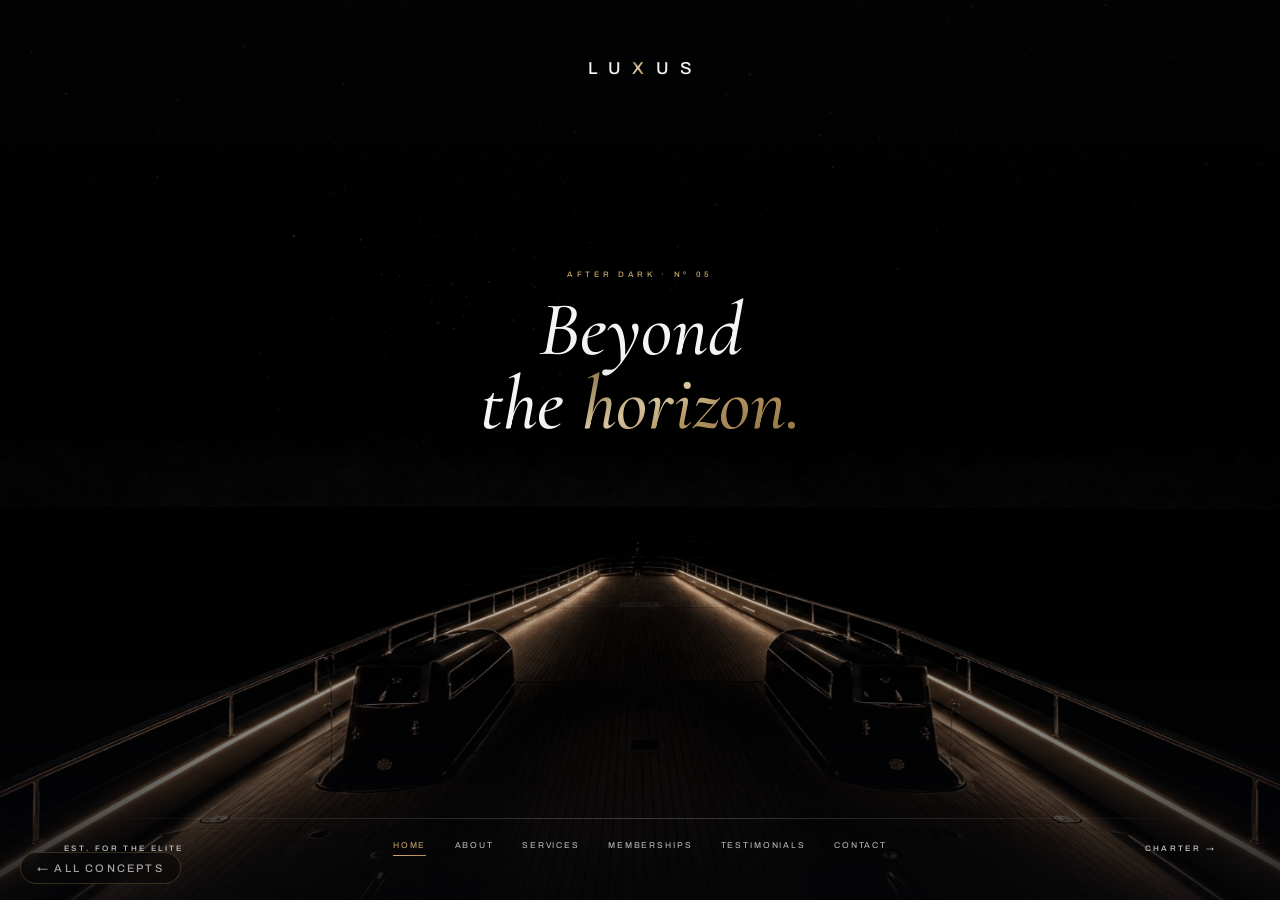
<file: 05.html>
<!DOCTYPE html>
<html lang="en">
<head>
<meta charset="UTF-8" />
<meta name="viewport" content="width=device-width, initial-scale=1.0" />
<title>Luxus · 05 — The Broadsheet</title>
<link rel="preconnect" href="https://fonts.googleapis.com" />
<link rel="preconnect" href="https://fonts.gstatic.com" crossorigin />
<link href="https://fonts.googleapis.com/css2?family=Cormorant+Garamond:ital,wght@0,400;0,500;0,600;1,400;1,500;1,600&family=Archivo:wght@300;400;500;600&display=swap" rel="stylesheet" />
<link rel="stylesheet" href="hero.css" />
</head>
<body>
<div class="hero">
  <img class="bg g-cool" src="images/hero-yacht.jpg" alt="" />
  <div class="e-scrim"></div>
  <div class="e-word">LU<span class="gold">X</span>US</div>
  <div class="e-title">
    <div class="k">After Dark · Nº 05</div>
    <h1>Beyond<br/>the <span class="gold">horizon.</span></h1>
  </div>
  <div class="e-foot">
    <div class="line"></div>
    <div class="row">
      <div class="l">Est. for the elite</div>
      <div class="nav">
        <a class="navlink is" href="#">Home</a><a class="navlink" href="#">About</a><a class="navlink" href="#">Services</a>
        <a class="navlink" href="#">Memberships</a><a class="navlink" href="#">Testimonials</a><a class="navlink" href="#">Contact</a>
      </div>
      <div class="r">Charter →</div>
    </div>
  </div>
</div>
<a class="backlink" href="index.html">← All concepts</a>
</body>
</html>
</file>
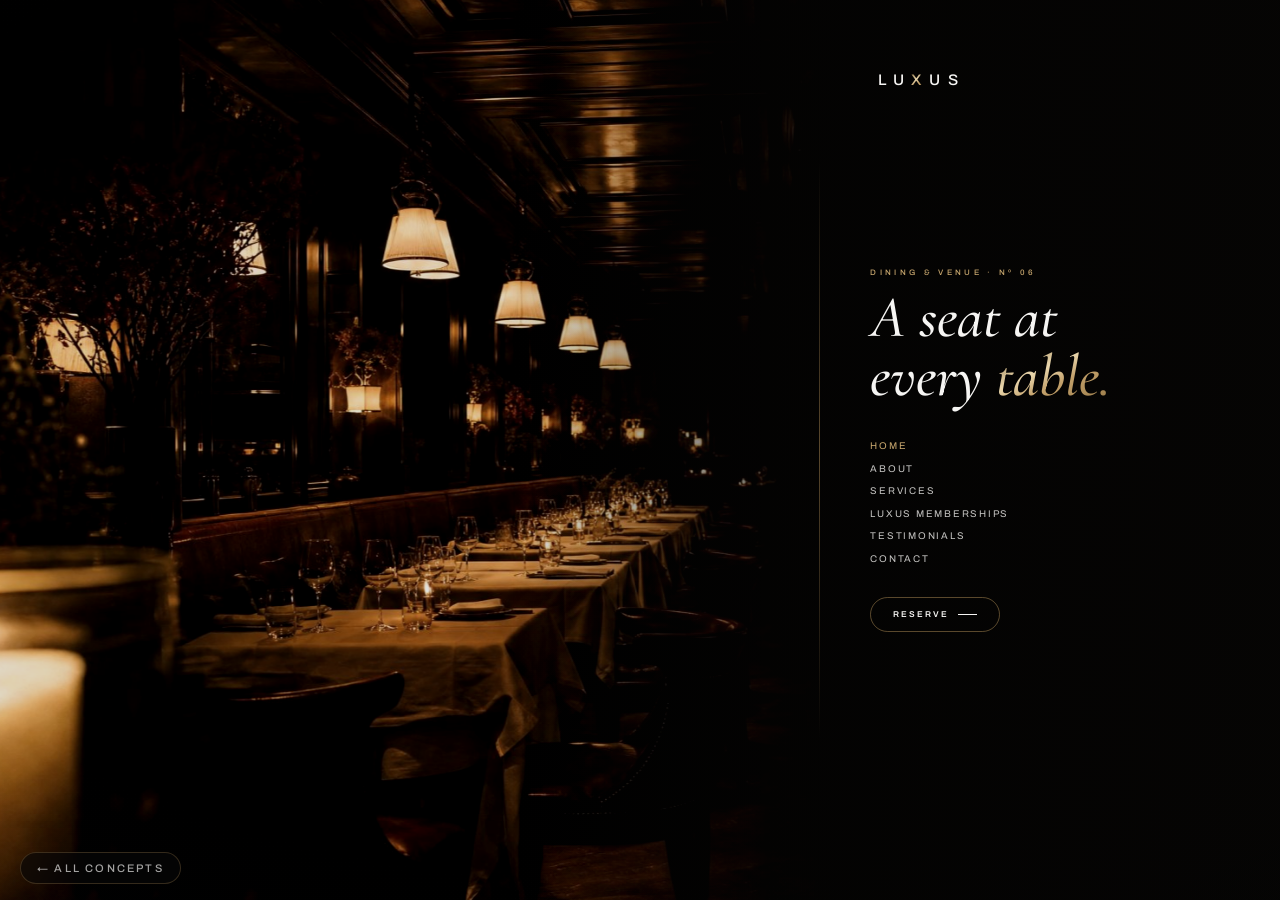
<file: 06.html>
<!DOCTYPE html>
<html lang="en">
<head>
<meta charset="UTF-8" />
<meta name="viewport" content="width=device-width, initial-scale=1.0" />
<title>Luxus · 06 — Sidebar Folio</title>
<link rel="preconnect" href="https://fonts.googleapis.com" />
<link rel="preconnect" href="https://fonts.gstatic.com" crossorigin />
<link href="https://fonts.googleapis.com/css2?family=Cormorant+Garamond:ital,wght@0,400;0,500;0,600;1,400;1,500;1,600&family=Archivo:wght@300;400;500;600&display=swap" rel="stylesheet" />
<link rel="stylesheet" href="hero.css" />
</head>
<body>
<div class="hero">
  <img class="bg g-warm" src="images/hero-dining.jpg" alt="" />
  <div class="f-scrim"></div>
  <div class="f-rail">
    <div class="edge"></div>
    <div class="f-wm">LU<span class="gold">X</span>US</div>
    <div class="f-title">
      <div class="k">Dining & Venue · Nº 06</div>
      <h1>A seat at<br/>every <span class="gold">table.</span></h1>
    </div>
    <div class="f-nav">
      <a class="is" href="#">Home</a><a href="#">About</a><a href="#">Services</a>
      <a href="#">Luxus Memberships</a><a href="#">Testimonials</a><a href="#">Contact</a>
    </div>
    <div class="f-cta"><a class="pill ghost" href="#"><span>Reserve</span><span class="ar"></span></a></div>
  </div>
</div>
<a class="backlink" href="index.html">← All concepts</a>
</body>
</html>
</file>
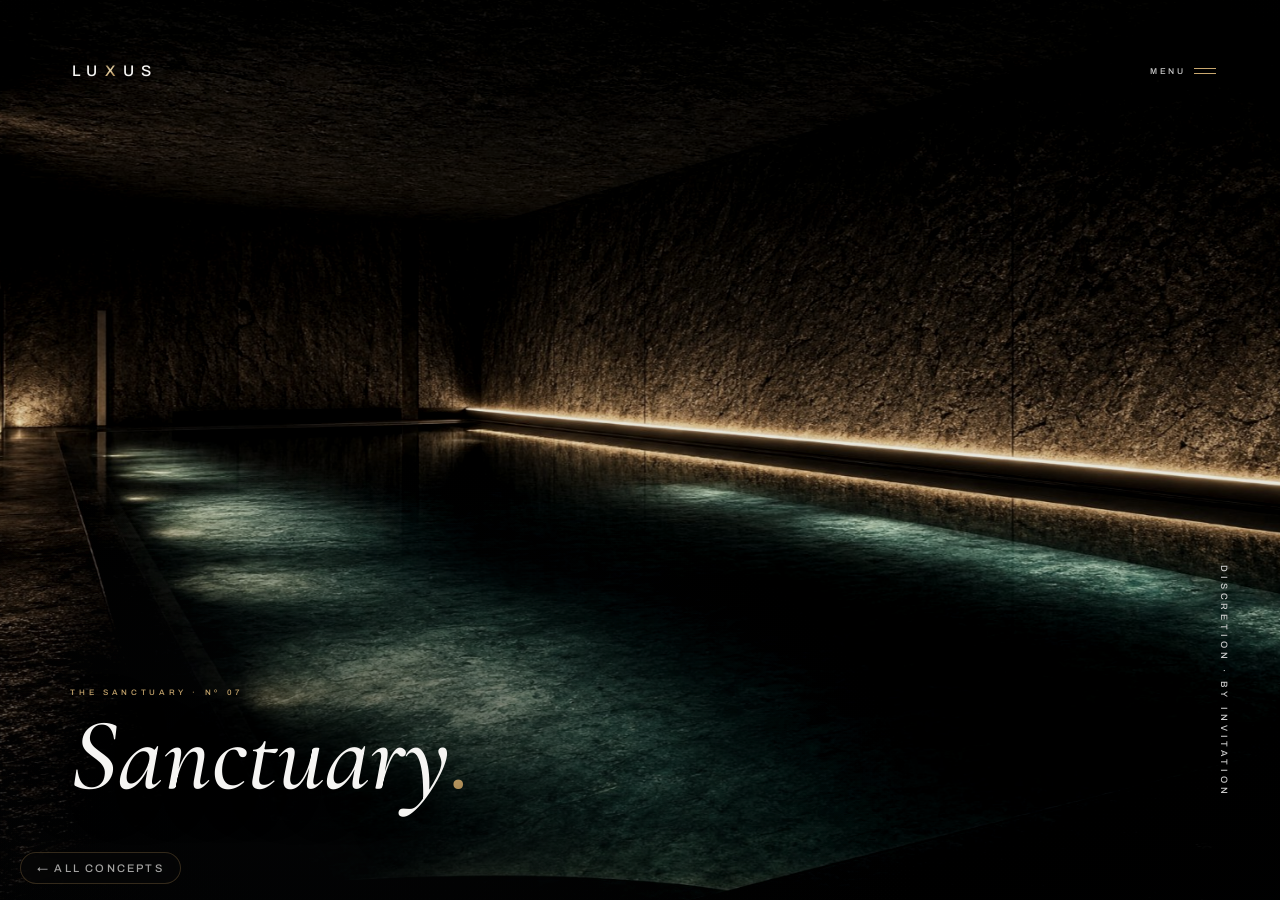
<file: 07.html>
<!DOCTYPE html>
<html lang="en">
<head>
<meta charset="UTF-8" />
<meta name="viewport" content="width=device-width, initial-scale=1.0" />
<title>Luxus · 07 — The Whisper</title>
<link rel="preconnect" href="https://fonts.googleapis.com" />
<link rel="preconnect" href="https://fonts.gstatic.com" crossorigin />
<link href="https://fonts.googleapis.com/css2?family=Cormorant+Garamond:ital,wght@0,400;0,500;0,600;1,400;1,500;1,600&family=Archivo:wght@300;400;500;600&display=swap" rel="stylesheet" />
<link rel="stylesheet" href="hero.css" />
</head>
<body>
<div class="hero">
  <img class="bg g-bright" src="images/hero-grotto.jpg" alt="" />
  <div class="g-scrim"></div>
  <div class="g-top">
    <div class="g-word">LU<span class="gold">X</span>US</div>
    <div class="g-menu">Menu <span class="bars"><span></span><span></span></span></div>
  </div>
  <div class="g-title">
    <div class="k">The Sanctuary · Nº 07</div>
    <h1>Sanctuary<span class="gold">.</span></h1>
  </div>
  <div class="g-vcap"><span class="vcap">Discretion · By Invitation</span></div>
</div>
<a class="backlink" href="index.html">← All concepts</a>
</body>
</html>
</file>
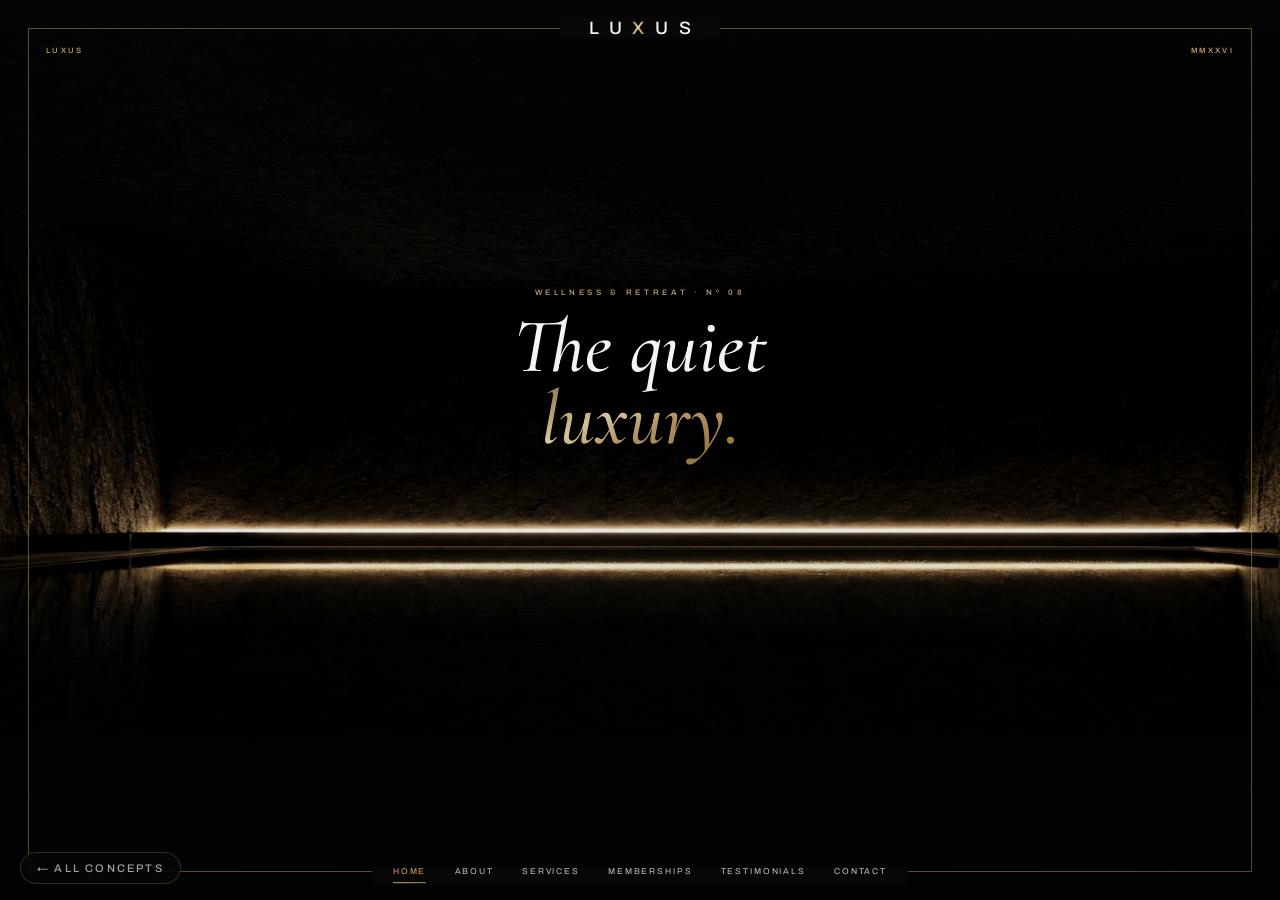
<file: 08.html>
<!DOCTYPE html>
<html lang="en">
<head>
<meta charset="UTF-8" />
<meta name="viewport" content="width=device-width, initial-scale=1.0" />
<title>Luxus · 08 — The Framed Edition</title>
<link rel="preconnect" href="https://fonts.googleapis.com" />
<link rel="preconnect" href="https://fonts.gstatic.com" crossorigin />
<link href="https://fonts.googleapis.com/css2?family=Cormorant+Garamond:ital,wght@0,400;0,500;0,600;1,400;1,500;1,600&family=Archivo:wght@300;400;500;600&display=swap" rel="stylesheet" />
<link rel="stylesheet" href="hero.css" />
</head>
<body>
<div class="hero">
  <img class="bg g-neutral" src="images/hero-spa.jpg" alt="" />
  <div class="h-scrim"></div>
  <div class="h-frame"></div>
  <div class="h-cn tl">Luxus</div>
  <div class="h-cn tr">MMXXVI</div>
  <div class="h-mast"><span class="chip"><span class="h-word">LU<span class="gold">X</span>US</span></span></div>
  <div class="h-title">
    <div class="k">Wellness & Retreat · Nº 08</div>
    <h1>The quiet<br/><span class="gold">luxury.</span></h1>
  </div>
  <div class="h-nav"><span class="chip">
    <a class="navlink is" href="#">Home</a><a class="navlink" href="#">About</a><a class="navlink" href="#">Services</a>
    <a class="navlink" href="#">Memberships</a><a class="navlink" href="#">Testimonials</a><a class="navlink" href="#">Contact</a>
  </span></div>
</div>
<a class="backlink" href="index.html">← All concepts</a>
</body>
</html>
</file>
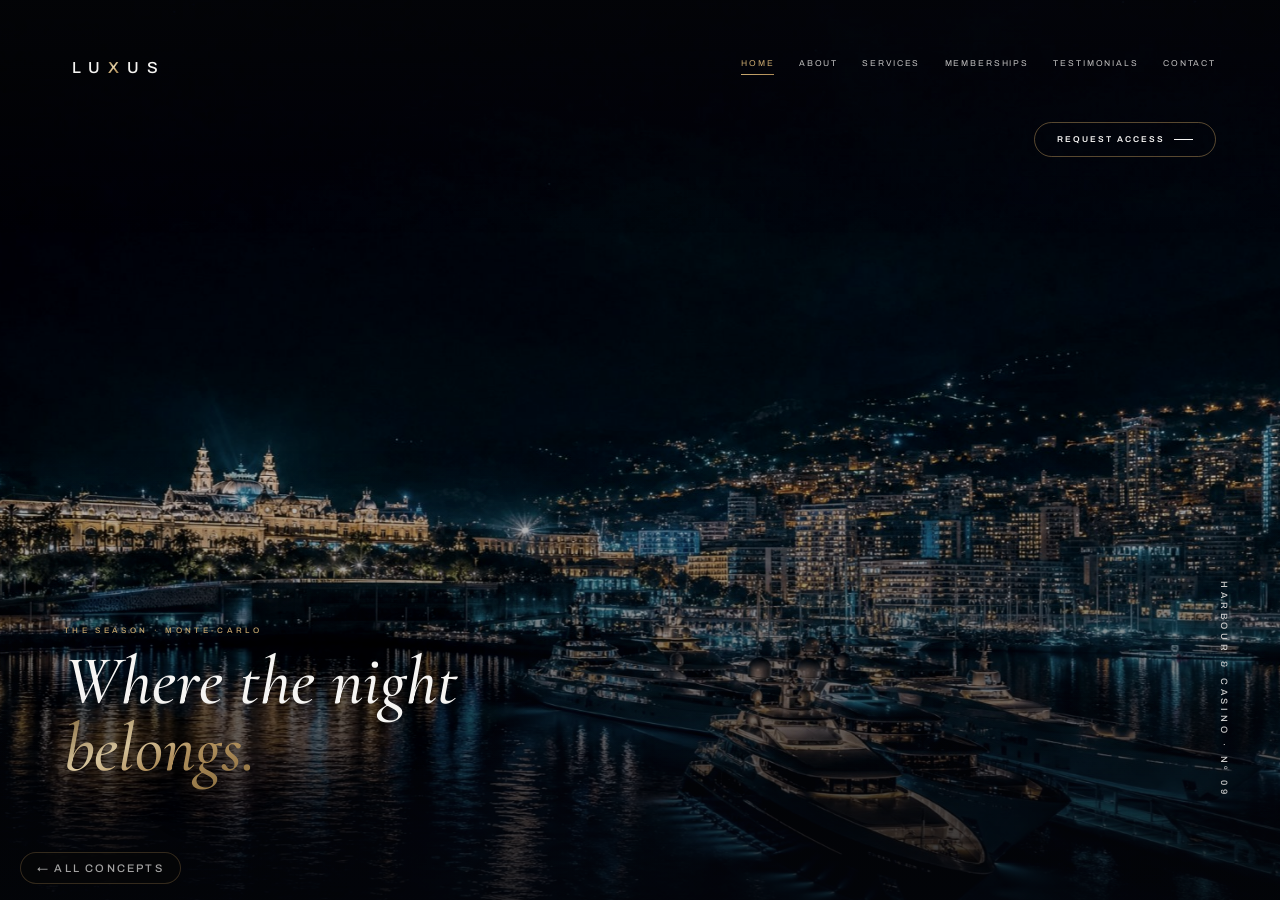
<file: 09.html>
<!DOCTYPE html>
<html lang="en">
<head>
<meta charset="UTF-8" />
<meta name="viewport" content="width=device-width, initial-scale=1.0" />
<title>Luxus · 09 — The Dateline</title>
<link rel="preconnect" href="https://fonts.googleapis.com" />
<link rel="preconnect" href="https://fonts.gstatic.com" crossorigin />
<link href="https://fonts.googleapis.com/css2?family=Cormorant+Garamond:ital,wght@0,400;0,500;0,600;1,400;1,500;1,600&family=Archivo:wght@300;400;500;600&display=swap" rel="stylesheet" />
<link rel="stylesheet" href="hero.css" />
</head>
<body>
<div class="hero">
  <img class="bg g-cool" src="images/hero-monaco.jpg" alt="" />
  <div class="i-scrim"></div>
  <div class="i-bar">
    <span class="i-word">LU<span class="gold">X</span>US</span>
    <div class="i-nav">
      <a class="navlink is" href="#">Home</a><a class="navlink" href="#">About</a><a class="navlink" href="#">Services</a>
      <a class="navlink" href="#">Memberships</a><a class="navlink" href="#">Testimonials</a><a class="navlink" href="#">Contact</a>
    </div>
  </div>
  <a class="pill ghost i-cta" href="#"><span>Request Access</span><span class="ar"></span></a>
  <div class="i-title">
    <div class="k">The Season · Monte-Carlo</div>
    <h1>Where the night<br/><span class="gold">belongs.</span></h1>
  </div>
  <div class="i-date"><span class="vcap">Harbour & Casino · Nº 09</span></div>
</div>
<a class="backlink" href="index.html">← All concepts</a>
</body>
</html>
</file>
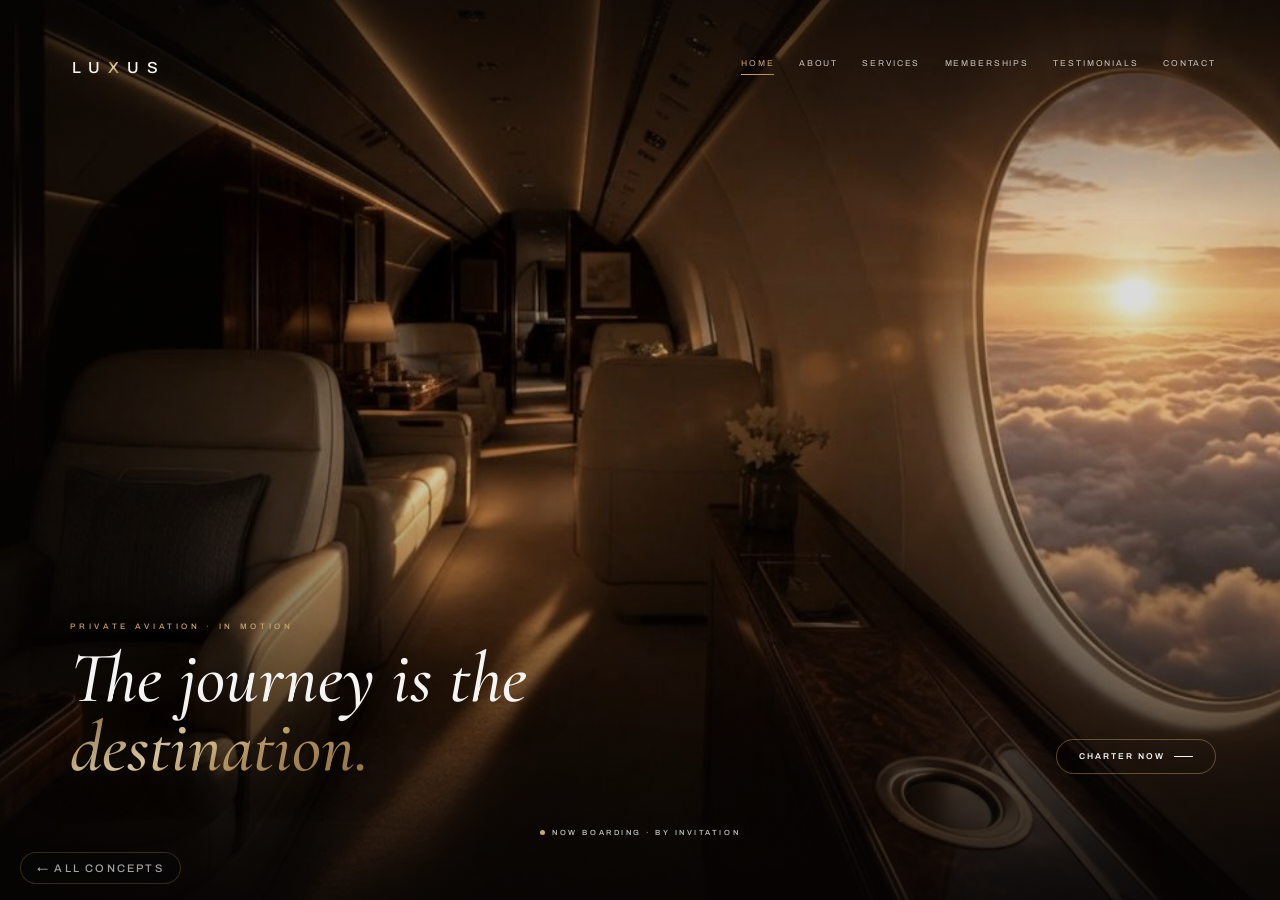
<file: 10.html>
<!DOCTYPE html>
<html lang="en">
<head>
<meta charset="UTF-8" />
<meta name="viewport" content="width=device-width, initial-scale=1.0" />
<title>Luxus · 10 — The Reverie</title>
<link rel="preconnect" href="https://fonts.googleapis.com" />
<link rel="preconnect" href="https://fonts.gstatic.com" crossorigin />
<link href="https://fonts.googleapis.com/css2?family=Cormorant+Garamond:ital,wght@0,400;0,500;0,600;1,400;1,500;1,600&family=Archivo:wght@300;400;500;600&display=swap" rel="stylesheet" />
<link rel="stylesheet" href="hero.css" />
</head>
<body>
<div class="hero">
  <div class="m-stage">
    <video class="m-video" autoplay muted loop playsinline preload="auto" poster="media/jet-reverie-poster.jpg">
      <source src="media/jet-reverie.mp4" type="video/mp4" />
    </video>
  </div>
  <div class="m-scrim"></div>
  <div class="m-top">
    <span class="m-word">LU<span class="gold">X</span>US</span>
    <div class="m-nav">
      <a class="navlink is" href="#">Home</a><a class="navlink" href="#">About</a><a class="navlink" href="#">Services</a>
      <a class="navlink" href="#">Memberships</a><a class="navlink" href="#">Testimonials</a><a class="navlink" href="#">Contact</a>
    </div>
  </div>
  <a class="pill ghost m-cta" href="#"><span>Charter Now</span><span class="ar"></span></a>
  <div class="m-title">
    <div class="k">Private Aviation · In Motion</div>
    <h1>The journey is the<br/><span class="gold">destination.</span></h1>
  </div>
  <div class="m-cap"><span class="m-live"><span class="dot"></span>Now boarding · By invitation</span></div>
</div>
<a class="backlink" href="index.html">← All concepts</a>
</body>
</html>
</file>
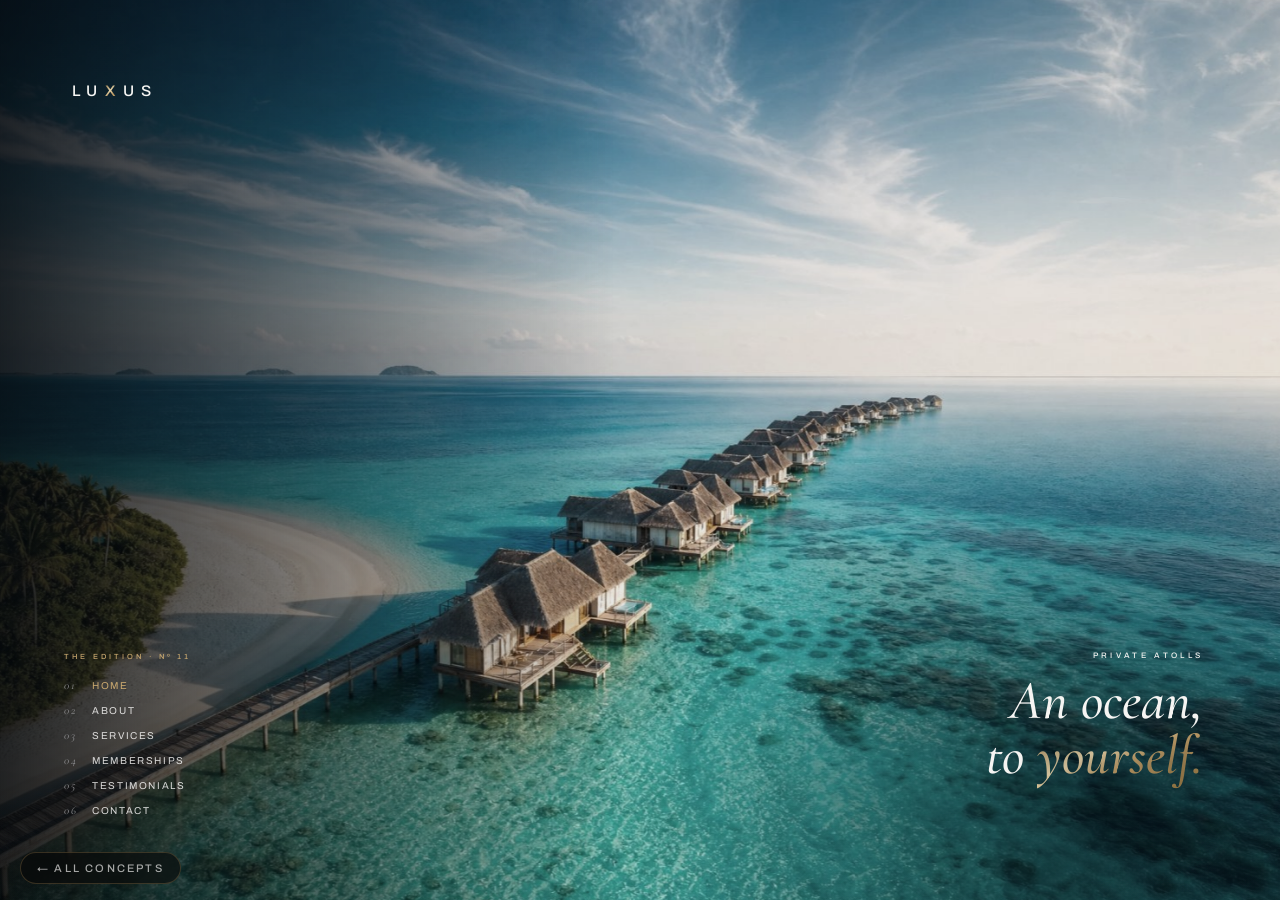
<file: 11.html>
<!DOCTYPE html>
<html lang="en">
<head>
<meta charset="UTF-8" />
<meta name="viewport" content="width=device-width, initial-scale=1.0" />
<title>Luxus · 11 — The Contents</title>
<link rel="preconnect" href="https://fonts.googleapis.com" />
<link rel="preconnect" href="https://fonts.gstatic.com" crossorigin />
<link href="https://fonts.googleapis.com/css2?family=Cormorant+Garamond:ital,wght@0,400;0,500;0,600;1,400;1,500;1,600&family=Archivo:wght@300;400;500;600&display=swap" rel="stylesheet" />
<link rel="stylesheet" href="hero.css" />
</head>
<body>
<div class="hero">
  <img class="bg g-bright" src="images/hero-island.jpg" alt="" />
  <div class="k-scrim"></div>
  <div class="k-panel">
    <div class="k-word">LU<span class="gold">X</span>US</div>
    <div class="k-list">
      <span class="lbl">The Edition · Nº 11</span>
      <a class="is" href="#"><span class="n">01</span> Home</a>
      <a href="#"><span class="n">02</span> About</a>
      <a href="#"><span class="n">03</span> Services</a>
      <a href="#"><span class="n">04</span> Memberships</a>
      <a href="#"><span class="n">05</span> Testimonials</a>
      <a href="#"><span class="n">06</span> Contact</a>
    </div>
  </div>
  <div class="k-title">
    <div class="k">Private Atolls</div>
    <h1>An ocean,<br/>to <span class="gold">yourself.</span></h1>
  </div>
</div>
<a class="backlink" href="index.html">← All concepts</a>
</body>
</html>
</file>
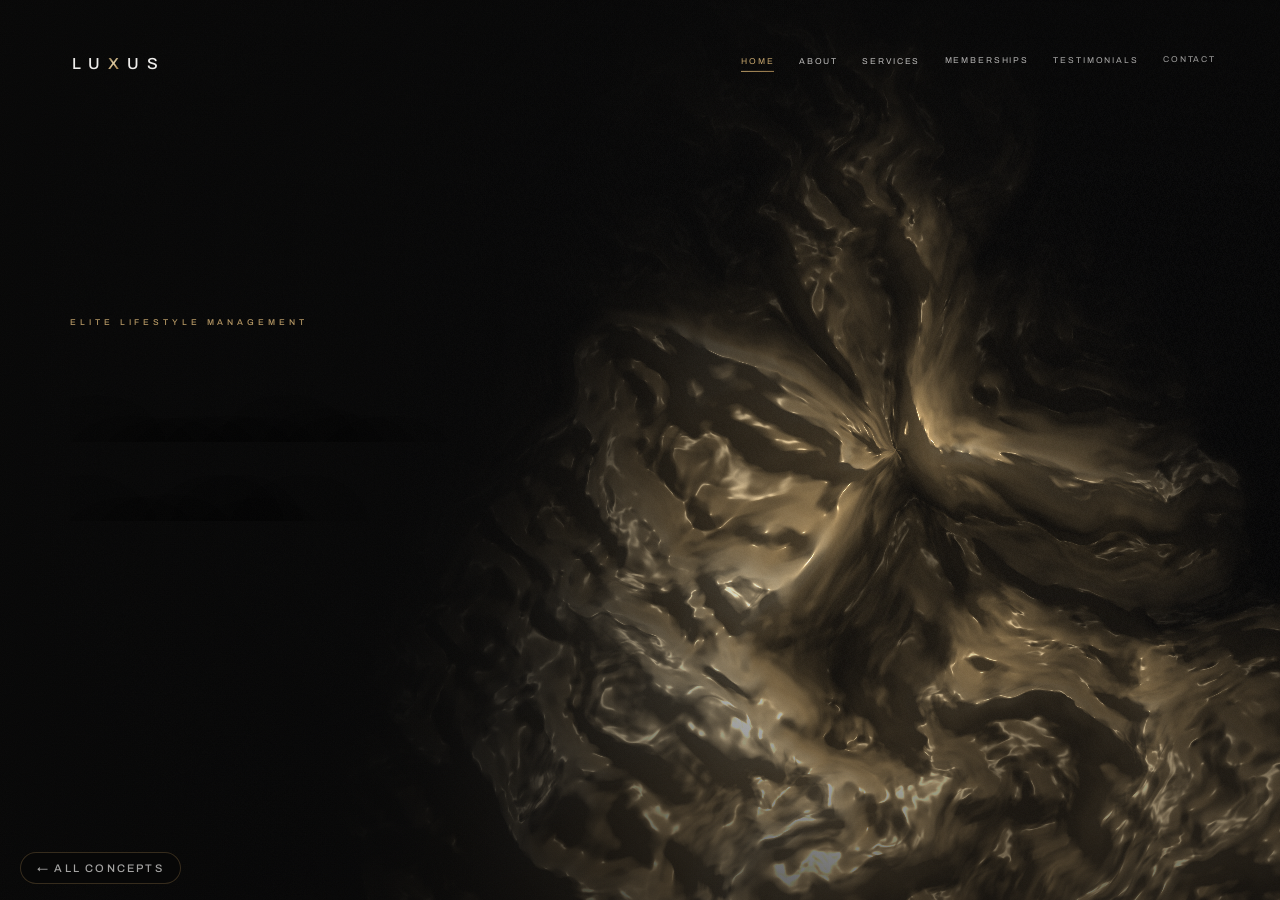
<file: 12.html>
<!DOCTYPE html>
<html lang="en">
<head>
<meta charset="UTF-8" />
<meta name="viewport" content="width=device-width, initial-scale=1.0" />
<title>Luxus · 12 — The Alchemy (Liquid Gold)</title>
<link rel="preconnect" href="https://fonts.googleapis.com" />
<link rel="preconnect" href="https://fonts.gstatic.com" crossorigin />
<link href="https://fonts.googleapis.com/css2?family=Cormorant+Garamond:ital,wght@0,400;0,500;0,600;1,400;1,500;1,600&family=Archivo:wght@300;400;500;600&display=swap" rel="stylesheet" />
<link rel="stylesheet" href="hero.css" />
<style>
  /* ===== The Alchemy — generative liquid-gold hero ===== */
  .alc{position:relative;width:100vw;height:100vh;overflow:hidden;background:#070707;}
  .alc canvas{position:absolute;inset:0;width:100%;height:100%;display:block;}
  .alc .grain{position:absolute;inset:0;z-index:2;pointer-events:none;opacity:.5;
    background-image:url("data:image/svg+xml,%3Csvg xmlns='http://www.w3.org/2000/svg' width='160' height='160'%3E%3Cfilter id='n'%3E%3CfeTurbulence type='fractalNoise' baseFrequency='0.9' numOctaves='2'/%3E%3C/filter%3E%3Crect width='100%25' height='100%25' filter='url(%23n)' opacity='0.05'/%3E%3C/svg%3E");}
  .alc .scrim{position:absolute;inset:0;z-index:2;pointer-events:none;
    background:linear-gradient(90deg,rgba(7,7,7,.92) 0%,rgba(7,7,7,.7) 30%,rgba(7,7,7,.3) 48%,transparent 66%),
               linear-gradient(180deg,rgba(7,7,7,.5) 0%,transparent 22%,transparent 64%,rgba(5,5,6,.6) 100%);}

  .alc .top{position:absolute;top:6.2%;left:5%;right:5%;display:flex;align-items:center;justify-content:space-between;z-index:5;}
  .alc .word{font-family:var(--sans);font-weight:500;font-size:1.25vw;letter-spacing:.5em;color:var(--ink);padding-left:.5em;}
  .alc .nav{display:flex;gap:1.9vw;}

  .alc .stage{position:absolute;left:5.5%;top:50%;transform:translateY(-52%);z-index:5;width:48%;}
  .alc .k{font-family:var(--sans);font-size:.66vw;font-weight:500;letter-spacing:.46em;text-transform:uppercase;color:var(--goldSoft);margin-bottom:1.6vw;overflow:hidden;}
  .alc h1{font-family:var(--serif);font-style:italic;font-weight:500;font-size:6.6vw;line-height:.94;color:var(--ink);text-shadow:0 2px 60px rgba(0,0,0,.5);}
  .alc h1 .ln{display:block;overflow:hidden;white-space:nowrap;padding:0 .14em .18em 0;margin-bottom:-.18em;}
  .alc h1 .ln > span{display:block;}
  .alc .lede{margin-top:2.2vw;max-width:23vw;font-family:var(--sans);font-size:.86vw;font-weight:300;line-height:1.7;color:var(--inkSoft);overflow:hidden;}

  .alc .cta-row{position:absolute;left:5.5%;bottom:11%;z-index:5;display:flex;align-items:center;gap:1.6vw;}
  .alc .vcap{position:absolute;right:4%;bottom:11%;z-index:5;color:var(--goldSoft);}
  .alc .scrollcue{position:absolute;left:50%;bottom:5.5%;transform:translateX(-50%);z-index:5;display:flex;flex-direction:column;align-items:center;gap:.7vw;}
  .alc .scrollcue .lab{font-family:var(--sans);font-size:.56vw;font-weight:500;letter-spacing:.36em;text-transform:uppercase;color:var(--mute);}
  .alc .scrollcue .ln{width:1px;height:3.4vw;background:linear-gradient(180deg,var(--goldSoft),transparent);position:relative;overflow:hidden;}
  .alc .scrollcue .ln::after{content:"";position:absolute;top:-40%;left:0;width:1px;height:40%;background:var(--ink);animation:cue 2.6s cubic-bezier(.5,0,.5,1) infinite;}
  @keyframes cue{0%{top:-40%;}60%,100%{top:120%;}}

  @media (prefers-reduced-motion:reduce){.alc .scrollcue .ln::after{animation:none;}}
  @media (max-width:820px){
    .alc .nav{display:none;} .alc h1{font-size:14vw;} .alc .stage{max-width:90%;} .alc .lede{max-width:80vw;font-size:3.4vw;}
    .alc .word{font-size:4.6vw;} .alc .k{font-size:2.6vw;} .alc .vcap{display:none;}
  }
</style>
</head>
<body>
<div class="alc">
  <canvas id="gl"></canvas>
  <div class="scrim"></div>
  <div class="grain"></div>

  <div class="top">
    <span class="word">LU<span class="gold">X</span>US</span>
    <div class="nav">
      <a class="navlink is" href="#">Home</a><a class="navlink" href="#">About</a><a class="navlink" href="#">Services</a>
      <a class="navlink" href="#">Memberships</a><a class="navlink" href="#">Testimonials</a><a class="navlink" href="#">Contact</a>
    </div>
  </div>

  <div class="stage">
    <div class="k"><span>Elite Lifestyle Management</span></div>
    <h1>
      <span class="ln"><span>Everything,</span></span>
      <span class="ln"><span class="gold">handled.</span></span>
    </h1>
    <p class="lede">For professional athletes and high performers — the invisible work of an extraordinary life, attended to before it is asked.</p>
  </div>

  <div class="cta-row">
    <a class="pill" href="#"><span>Request Membership</span><span class="ar"></span></a>
    <a class="pill ghost" href="#"><span>Our Services</span><span class="ar"></span></a>
  </div>
  <div class="vcap"><span class="vcap" style="position:static;">Discreet · Effortless · Relentless</span></div>

  <div class="scrollcue"><span class="lab">Scroll</span><span class="ln"></span></div>
</div>

<a class="backlink" href="index.html">← All concepts</a>

<script src="https://cdnjs.cloudflare.com/ajax/libs/gsap/3.12.5/gsap.min.js"></script>
<script src="liquid-gold.js"></script>
</body>
</html>
</file>
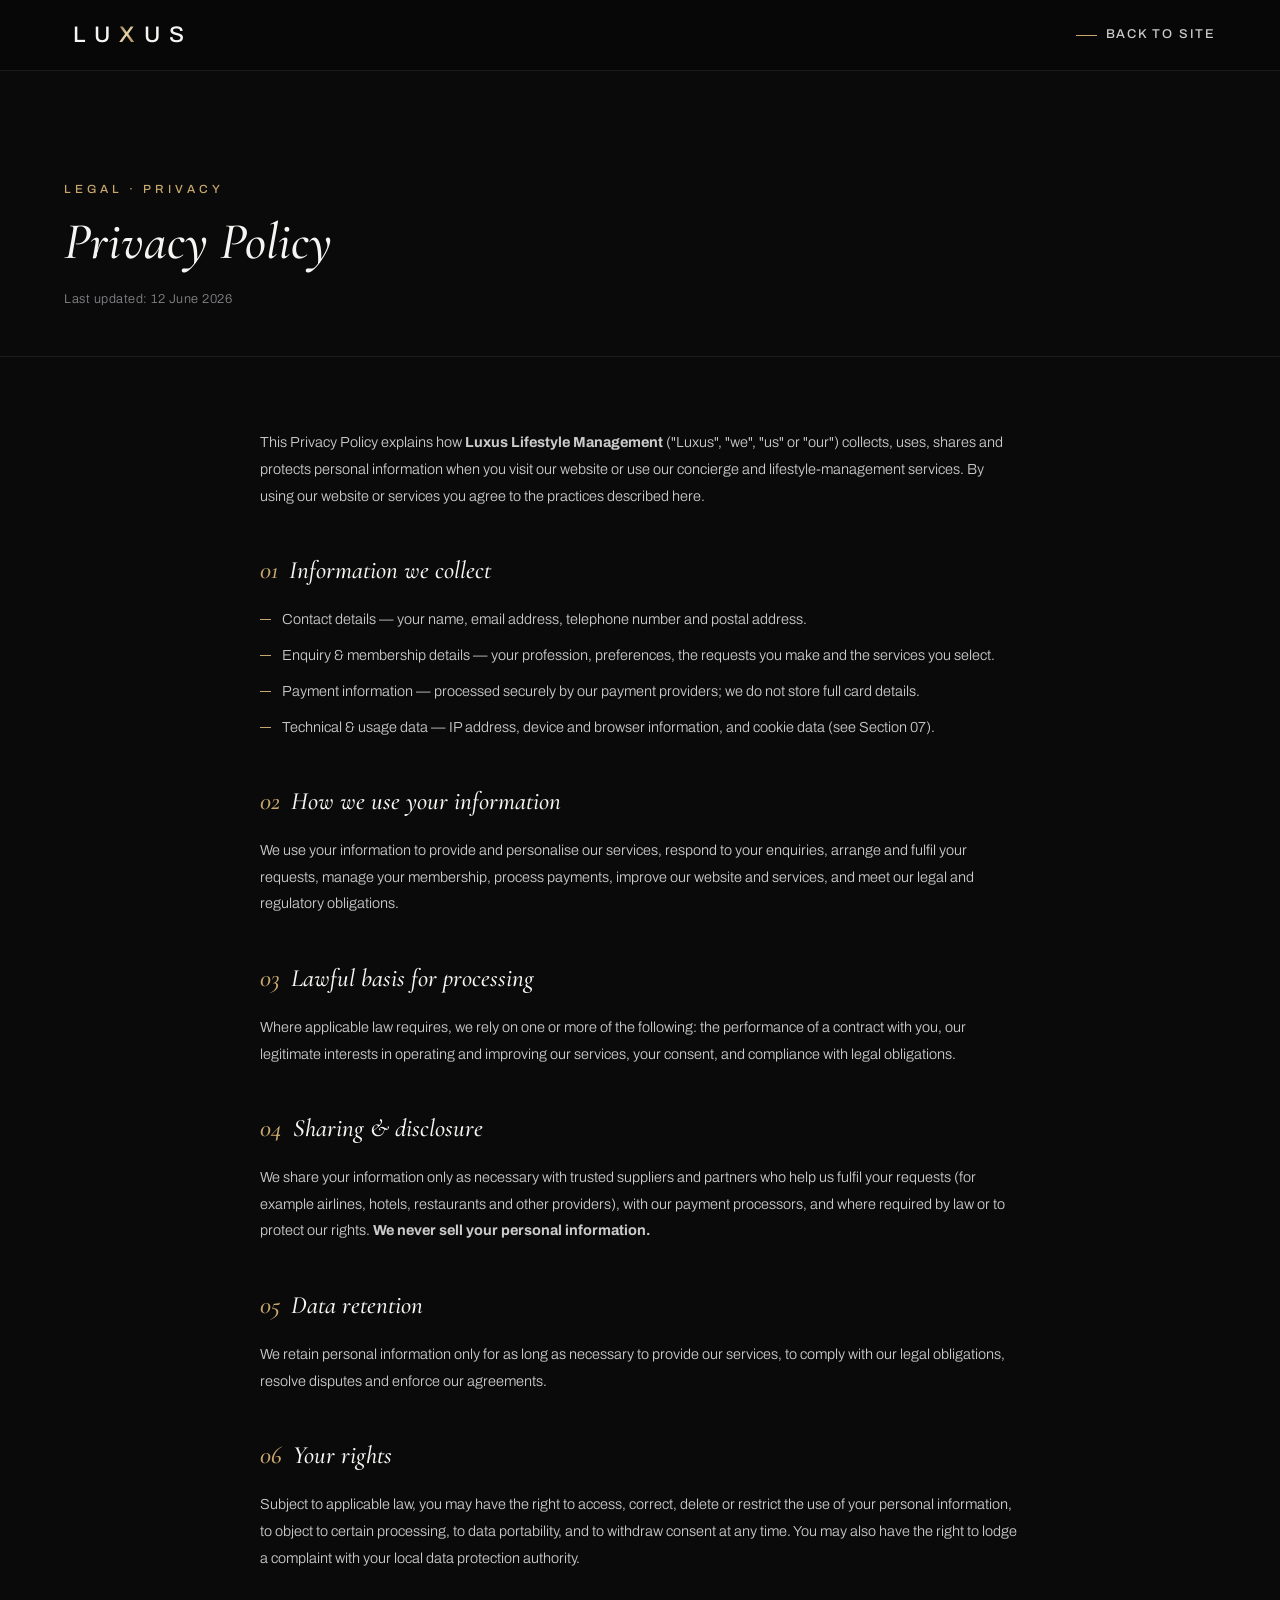
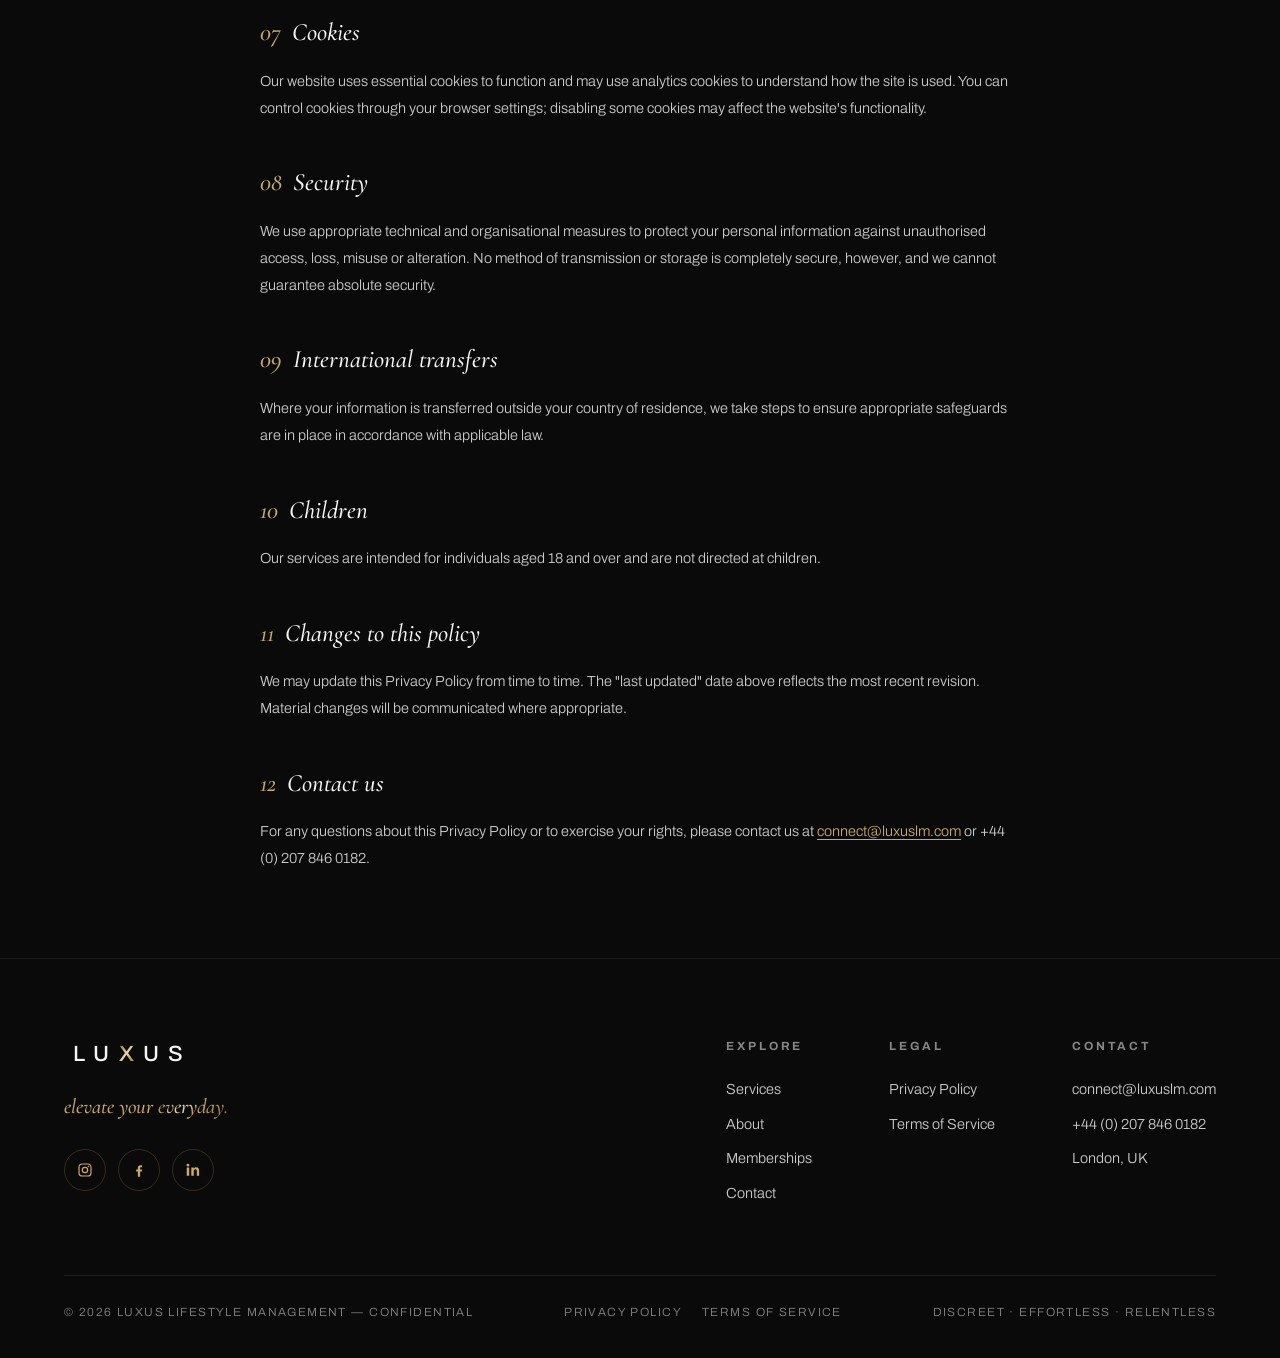
<file: privacy.html>
<!DOCTYPE html>
<html lang="en">
<head>
<meta charset="UTF-8" />
<meta name="viewport" content="width=device-width, initial-scale=1.0" />
<title>Privacy Policy — Luxus Lifestyle Management</title>
<meta name="description" content="How Luxus Lifestyle Management collects, uses and protects your personal information." />
<link rel="preconnect" href="https://fonts.googleapis.com" />
<link rel="preconnect" href="https://fonts.gstatic.com" crossorigin />
<link href="https://fonts.googleapis.com/css2?family=Cormorant+Garamond:ital,wght@0,400;0,500;0,600;1,400;1,500;1,600&family=Archivo:wght@300;400;500;600&display=swap" rel="stylesheet" />
<link rel="stylesheet" href="site.css" />
</head>
<body>

<header class="legal-header">
  <div class="shell hdr-inner">
    <a class="brand" href="index.html" aria-label="Luxus home"><span class="wm">LU<span class="gold">X</span>US</span></a>
    <a class="back" href="index.html"><span class="ar"></span>Back to site</a>
  </div>
</header>

<section class="legal-hero">
  <div class="shell">
    <div class="eyebrow">Legal · Privacy</div>
    <h1>Privacy Policy</h1>
    <div class="updated">Last updated: 12 June 2026</div>
  </div>
</section>

<section class="shell">
  <div class="legal-body">
    <p>This Privacy Policy explains how <b>Luxus Lifestyle Management</b> ("Luxus", "we", "us" or "our")
    collects, uses, shares and protects personal information when you visit our website or use our
    concierge and lifestyle‑management services. By using our website or services you agree to the
    practices described here.</p>

    <h2><span class="num">01</span>Information we collect</h2>
    <ul>
      <li>Contact details — your name, email address, telephone number and postal address.</li>
      <li>Enquiry &amp; membership details — your profession, preferences, the requests you make and the services you select.</li>
      <li>Payment information — processed securely by our payment providers; we do not store full card details.</li>
      <li>Technical &amp; usage data — IP address, device and browser information, and cookie data (see Section 07).</li>
    </ul>

    <h2><span class="num">02</span>How we use your information</h2>
    <p>We use your information to provide and personalise our services, respond to your enquiries,
    arrange and fulfil your requests, manage your membership, process payments, improve our website
    and services, and meet our legal and regulatory obligations.</p>

    <h2><span class="num">03</span>Lawful basis for processing</h2>
    <p>Where applicable law requires, we rely on one or more of the following: the performance of a
    contract with you, our legitimate interests in operating and improving our services, your consent,
    and compliance with legal obligations.</p>

    <h2><span class="num">04</span>Sharing &amp; disclosure</h2>
    <p>We share your information only as necessary with trusted suppliers and partners who help us
    fulfil your requests (for example airlines, hotels, restaurants and other providers), with our
    payment processors, and where required by law or to protect our rights. <b>We never sell your
    personal information.</b></p>

    <h2><span class="num">05</span>Data retention</h2>
    <p>We retain personal information only for as long as necessary to provide our services, to comply
    with our legal obligations, resolve disputes and enforce our agreements.</p>

    <h2><span class="num">06</span>Your rights</h2>
    <p>Subject to applicable law, you may have the right to access, correct, delete or restrict the use
    of your personal information, to object to certain processing, to data portability, and to withdraw
    consent at any time. You may also have the right to lodge a complaint with your local data
    protection authority.</p>

    <h2><span class="num">07</span>Cookies</h2>
    <p>Our website uses essential cookies to function and may use analytics cookies to understand how
    the site is used. You can control cookies through your browser settings; disabling some cookies may
    affect the website's functionality.</p>

    <h2><span class="num">08</span>Security</h2>
    <p>We use appropriate technical and organisational measures to protect your personal information
    against unauthorised access, loss, misuse or alteration. No method of transmission or storage is
    completely secure, however, and we cannot guarantee absolute security.</p>

    <h2><span class="num">09</span>International transfers</h2>
    <p>Where your information is transferred outside your country of residence, we take steps to ensure
    appropriate safeguards are in place in accordance with applicable law.</p>

    <h2><span class="num">10</span>Children</h2>
    <p>Our services are intended for individuals aged 18 and over and are not directed at children.</p>

    <h2><span class="num">11</span>Changes to this policy</h2>
    <p>We may update this Privacy Policy from time to time. The "last updated" date above reflects the
    most recent revision. Material changes will be communicated where appropriate.</p>

    <h2><span class="num">12</span>Contact us</h2>
    <p>For any questions about this Privacy Policy or to exercise your rights, please contact us at
    <a href="mailto:connect@luxuslm.com">connect@luxuslm.com</a> or +44 (0) 207 846 0182.</p>
  </div>
</section>

<footer class="footer">
  <div class="shell">
    <div class="footer-top">
      <div class="brandblock">
        <span class="wm" style="font-family:var(--sans);font-weight:500;font-size:22px;letter-spacing:.42em;padding-left:.42em;">LU<span class="gold">X</span>US</span>
        <div class="tagline ser">elevate your <span class="gold">everyday.</span></div>
        <div class="social">
          <a href="https://www.instagram.com/luxusconcierge/" target="_blank" rel="noopener" aria-label="Instagram"><svg viewBox="0 0 24 24" fill="none" stroke="currentColor" stroke-width="1.6"><rect x="4" y="4" width="16" height="16" rx="4.5"/><circle cx="12" cy="12" r="3.6"/><circle cx="16.6" cy="7.4" r="1" fill="currentColor" stroke="none"/></svg></a>
          <a href="https://www.facebook.com/luxuslifestylemgmt/" target="_blank" rel="noopener" aria-label="Facebook"><svg viewBox="0 0 24 24" fill="currentColor"><path d="M13.5 21v-7h2.3l.4-2.7h-2.7V9.5c0-.78.22-1.3 1.36-1.3H16V5.8c-.25-.03-1.1-.1-2.08-.1-2.06 0-3.47 1.26-3.47 3.57V11.3H8.2V14h2.25v7h3.05z"/></svg></a>
          <a href="https://uk.linkedin.com/company/luxus-lifestyle-management" target="_blank" rel="noopener" aria-label="LinkedIn"><svg viewBox="0 0 24 24" fill="currentColor"><path d="M6.94 8.5v11H3.6v-11h3.34zM5.27 3.6a1.94 1.94 0 1 1 0 3.88 1.94 1.94 0 0 1 0-3.88zM20.4 19.5h-3.33v-5.6c0-1.33-.03-3.05-1.86-3.05-1.86 0-2.15 1.45-2.15 2.95v5.7H9.74v-11h3.2v1.5h.04c.45-.84 1.54-1.72 3.17-1.72 3.39 0 4.02 2.23 4.02 5.13v6.09z"/></svg></a>
        </div>
      </div>
      <div class="cols">
        <div class="col">
          <h4>Explore</h4>
          <a href="index.html#services">Services</a>
          <a href="index.html#about">About</a>
          <a href="index.html#memberships">Memberships</a>
          <a href="index.html#contact">Contact</a>
        </div>
        <div class="col">
          <h4>Legal</h4>
          <a href="privacy.html">Privacy Policy</a>
          <a href="terms.html">Terms of Service</a>
        </div>
        <div class="col">
          <h4>Contact</h4>
          <a href="mailto:connect@luxuslm.com">connect@luxuslm.com</a>
          <a href="tel:+442078460182">+44 (0) 207 846 0182</a>
          <span>London, UK</span>
        </div>
      </div>
    </div>
    <div class="footer-base">
      <div class="fine">© 2026 Luxus Lifestyle Management — Confidential</div>
      <div class="legal-links"><a href="privacy.html">Privacy Policy</a><a href="terms.html">Terms of Service</a></div>
      <div class="fine">Discreet · Effortless · Relentless</div>
    </div>
  </div>
</footer>

</body>
</html>
</file>
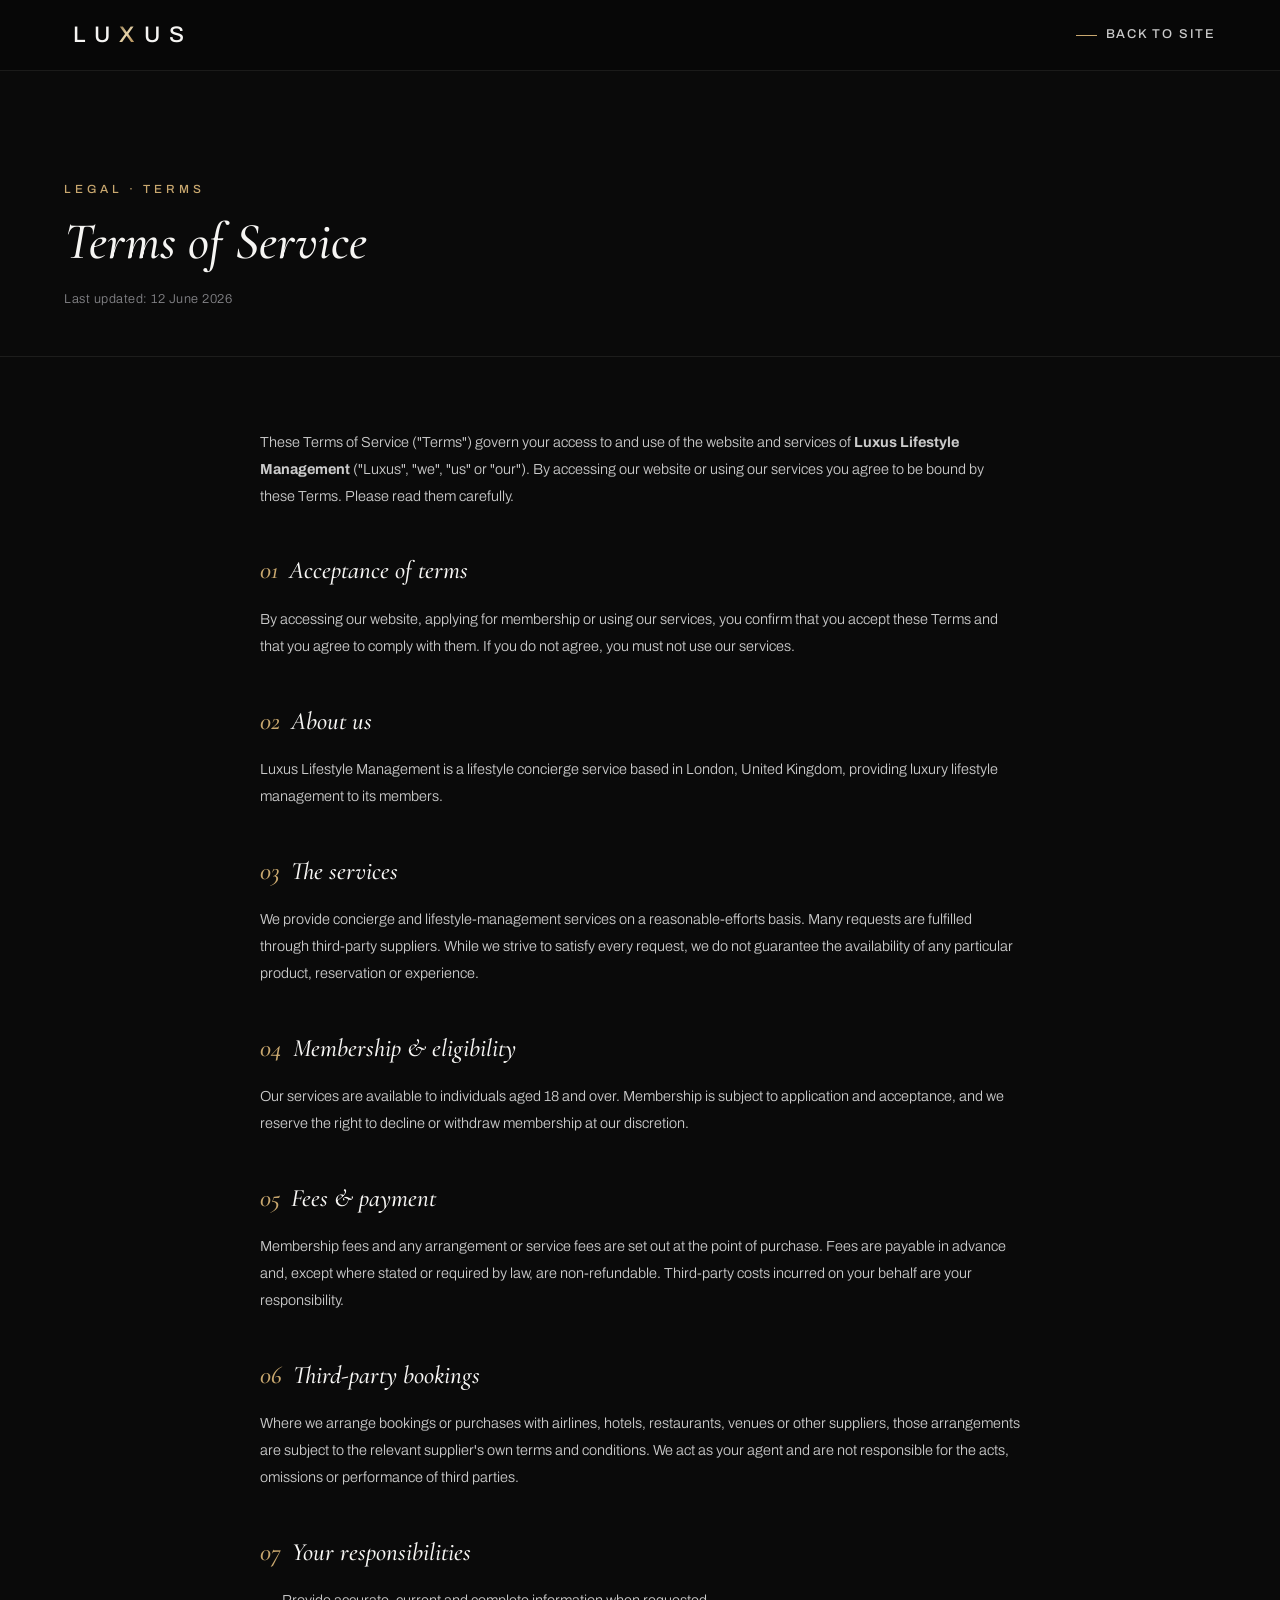
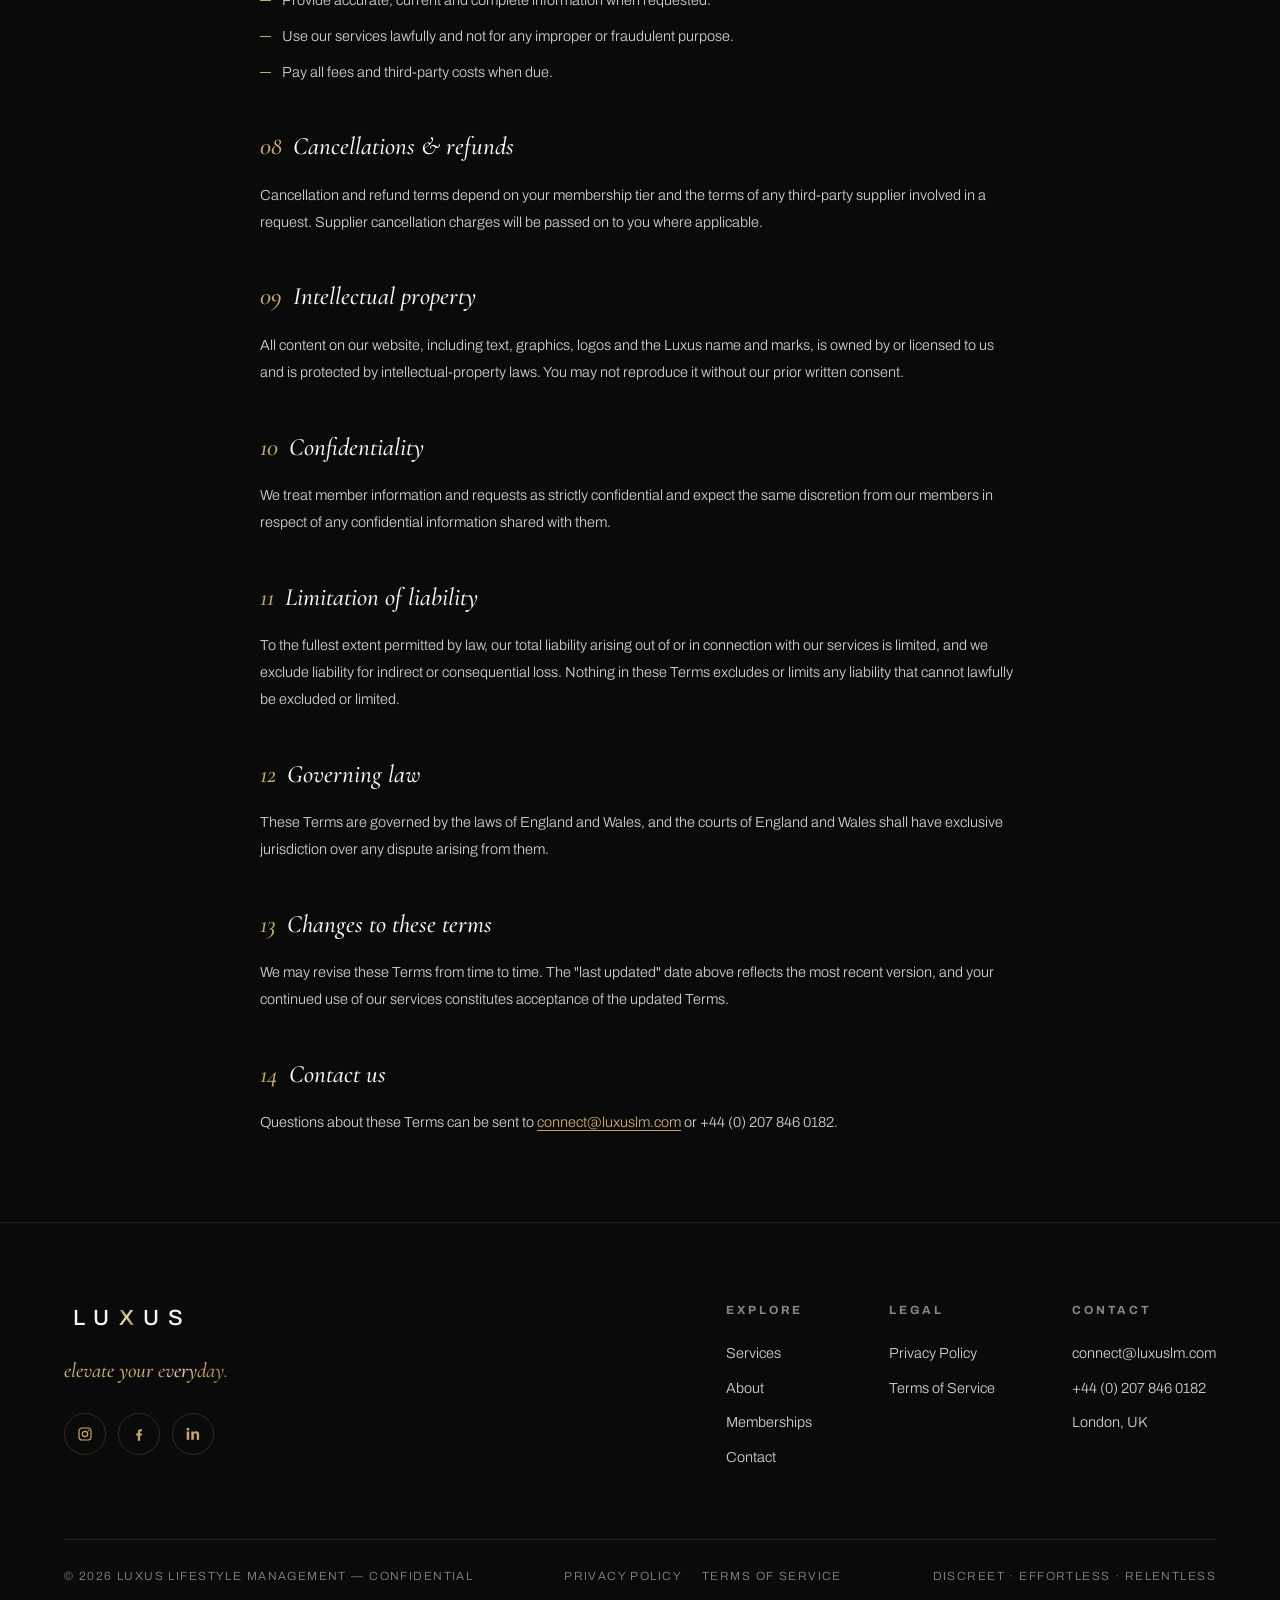
<file: terms.html>
<!DOCTYPE html>
<html lang="en">
<head>
<meta charset="UTF-8" />
<meta name="viewport" content="width=device-width, initial-scale=1.0" />
<title>Terms of Service — Luxus Lifestyle Management</title>
<meta name="description" content="The terms governing membership and use of Luxus Lifestyle Management's services." />
<link rel="preconnect" href="https://fonts.googleapis.com" />
<link rel="preconnect" href="https://fonts.gstatic.com" crossorigin />
<link href="https://fonts.googleapis.com/css2?family=Cormorant+Garamond:ital,wght@0,400;0,500;0,600;1,400;1,500;1,600&family=Archivo:wght@300;400;500;600&display=swap" rel="stylesheet" />
<link rel="stylesheet" href="site.css" />
</head>
<body>

<header class="legal-header">
  <div class="shell hdr-inner">
    <a class="brand" href="index.html" aria-label="Luxus home"><span class="wm">LU<span class="gold">X</span>US</span></a>
    <a class="back" href="index.html"><span class="ar"></span>Back to site</a>
  </div>
</header>

<section class="legal-hero">
  <div class="shell">
    <div class="eyebrow">Legal · Terms</div>
    <h1>Terms of Service</h1>
    <div class="updated">Last updated: 12 June 2026</div>
  </div>
</section>

<section class="shell">
  <div class="legal-body">
    <p>These Terms of Service ("Terms") govern your access to and use of the website and services of
    <b>Luxus Lifestyle Management</b> ("Luxus", "we", "us" or "our"). By accessing our website or using
    our services you agree to be bound by these Terms. Please read them carefully.</p>

    <h2><span class="num">01</span>Acceptance of terms</h2>
    <p>By accessing our website, applying for membership or using our services, you confirm that you
    accept these Terms and that you agree to comply with them. If you do not agree, you must not use
    our services.</p>

    <h2><span class="num">02</span>About us</h2>
    <p>Luxus Lifestyle Management is a lifestyle concierge service based in London, United Kingdom,
    providing luxury lifestyle management to its members.</p>

    <h2><span class="num">03</span>The services</h2>
    <p>We provide concierge and lifestyle‑management services on a reasonable‑efforts basis. Many
    requests are fulfilled through third‑party suppliers. While we strive to satisfy every request,
    we do not guarantee the availability of any particular product, reservation or experience.</p>

    <h2><span class="num">04</span>Membership &amp; eligibility</h2>
    <p>Our services are available to individuals aged 18 and over. Membership is subject to application
    and acceptance, and we reserve the right to decline or withdraw membership at our discretion.</p>

    <h2><span class="num">05</span>Fees &amp; payment</h2>
    <p>Membership fees and any arrangement or service fees are set out at the point of purchase. Fees
    are payable in advance and, except where stated or required by law, are non‑refundable. Third‑party
    costs incurred on your behalf are your responsibility.</p>

    <h2><span class="num">06</span>Third‑party bookings</h2>
    <p>Where we arrange bookings or purchases with airlines, hotels, restaurants, venues or other
    suppliers, those arrangements are subject to the relevant supplier's own terms and conditions. We
    act as your agent and are not responsible for the acts, omissions or performance of third parties.</p>

    <h2><span class="num">07</span>Your responsibilities</h2>
    <ul>
      <li>Provide accurate, current and complete information when requested.</li>
      <li>Use our services lawfully and not for any improper or fraudulent purpose.</li>
      <li>Pay all fees and third‑party costs when due.</li>
    </ul>

    <h2><span class="num">08</span>Cancellations &amp; refunds</h2>
    <p>Cancellation and refund terms depend on your membership tier and the terms of any third‑party
    supplier involved in a request. Supplier cancellation charges will be passed on to you where applicable.</p>

    <h2><span class="num">09</span>Intellectual property</h2>
    <p>All content on our website, including text, graphics, logos and the Luxus name and marks, is owned
    by or licensed to us and is protected by intellectual‑property laws. You may not reproduce it without
    our prior written consent.</p>

    <h2><span class="num">10</span>Confidentiality</h2>
    <p>We treat member information and requests as strictly confidential and expect the same discretion
    from our members in respect of any confidential information shared with them.</p>

    <h2><span class="num">11</span>Limitation of liability</h2>
    <p>To the fullest extent permitted by law, our total liability arising out of or in connection with
    our services is limited, and we exclude liability for indirect or consequential loss. Nothing in
    these Terms excludes or limits any liability that cannot lawfully be excluded or limited.</p>

    <h2><span class="num">12</span>Governing law</h2>
    <p>These Terms are governed by the laws of England and Wales, and the courts of England and Wales
    shall have exclusive jurisdiction over any dispute arising from them.</p>

    <h2><span class="num">13</span>Changes to these terms</h2>
    <p>We may revise these Terms from time to time. The "last updated" date above reflects the most
    recent version, and your continued use of our services constitutes acceptance of the updated Terms.</p>

    <h2><span class="num">14</span>Contact us</h2>
    <p>Questions about these Terms can be sent to <a href="mailto:connect@luxuslm.com">connect@luxuslm.com</a>
    or +44 (0) 207 846 0182.</p>
  </div>
</section>

<footer class="footer">
  <div class="shell">
    <div class="footer-top">
      <div class="brandblock">
        <span class="wm" style="font-family:var(--sans);font-weight:500;font-size:22px;letter-spacing:.42em;padding-left:.42em;">LU<span class="gold">X</span>US</span>
        <div class="tagline ser">elevate your <span class="gold">everyday.</span></div>
        <div class="social">
          <a href="https://www.instagram.com/luxusconcierge/" target="_blank" rel="noopener" aria-label="Instagram"><svg viewBox="0 0 24 24" fill="none" stroke="currentColor" stroke-width="1.6"><rect x="4" y="4" width="16" height="16" rx="4.5"/><circle cx="12" cy="12" r="3.6"/><circle cx="16.6" cy="7.4" r="1" fill="currentColor" stroke="none"/></svg></a>
          <a href="https://www.facebook.com/luxuslifestylemgmt/" target="_blank" rel="noopener" aria-label="Facebook"><svg viewBox="0 0 24 24" fill="currentColor"><path d="M13.5 21v-7h2.3l.4-2.7h-2.7V9.5c0-.78.22-1.3 1.36-1.3H16V5.8c-.25-.03-1.1-.1-2.08-.1-2.06 0-3.47 1.26-3.47 3.57V11.3H8.2V14h2.25v7h3.05z"/></svg></a>
          <a href="https://uk.linkedin.com/company/luxus-lifestyle-management" target="_blank" rel="noopener" aria-label="LinkedIn"><svg viewBox="0 0 24 24" fill="currentColor"><path d="M6.94 8.5v11H3.6v-11h3.34zM5.27 3.6a1.94 1.94 0 1 1 0 3.88 1.94 1.94 0 0 1 0-3.88zM20.4 19.5h-3.33v-5.6c0-1.33-.03-3.05-1.86-3.05-1.86 0-2.15 1.45-2.15 2.95v5.7H9.74v-11h3.2v1.5h.04c.45-.84 1.54-1.72 3.17-1.72 3.39 0 4.02 2.23 4.02 5.13v6.09z"/></svg></a>
        </div>
      </div>
      <div class="cols">
        <div class="col">
          <h4>Explore</h4>
          <a href="index.html#services">Services</a>
          <a href="index.html#about">About</a>
          <a href="index.html#memberships">Memberships</a>
          <a href="index.html#contact">Contact</a>
        </div>
        <div class="col">
          <h4>Legal</h4>
          <a href="privacy.html">Privacy Policy</a>
          <a href="terms.html">Terms of Service</a>
        </div>
        <div class="col">
          <h4>Contact</h4>
          <a href="mailto:connect@luxuslm.com">connect@luxuslm.com</a>
          <a href="tel:+442078460182">+44 (0) 207 846 0182</a>
          <span>London, UK</span>
        </div>
      </div>
    </div>
    <div class="footer-base">
      <div class="fine">© 2026 Luxus Lifestyle Management — Confidential</div>
      <div class="legal-links"><a href="privacy.html">Privacy Policy</a><a href="terms.html">Terms of Service</a></div>
      <div class="fine">Discreet · Effortless · Relentless</div>
    </div>
  </div>
</footer>

</body>
</html>
</file>
<file: site.css>
/* ===================================================================
   LUXUS — Graphite Noir website system
   Foundations · type scale · components
   =================================================================== */
:root{
  /* palette (CLAUDE.md) */
  --bg:#0A0A0A; --surface:#141414; --surface2:#1C1C1C; --well:#060606;
  --gold:#B08D57; --goldSoft:#C9A86F; --goldDeep:#8A6D3F;
  --ink:#F6F5F3; --inkSoft:#CBCBCB; --mute:#86868A;
  --hair:rgba(246,245,243,0.08);
  --hairStrong:rgba(246,245,243,0.14);
  --goldRule:rgba(176,141,87,0.26);
  --goldGrad:linear-gradient(135deg,#7E6234 0%,#E9D6AC 40%,#C2A06A 58%,#8E703E 100%);
  --serif:'Cormorant Garamond',Georgia,'Times New Roman',serif;
  --sans:'Archivo',system-ui,-apple-system,'Segoe UI',Roboto,sans-serif;

  /* ---- fluid type scale: gentle slopes (rem base + small vw) so small
     text never shrinks too fast on the way down ---- */
  --fs-eyebrow: clamp(10.5px, 9.8px + 0.16vw, 12.5px);
  --fs-cap:     clamp(11.5px, 11px + 0.14vw, 13px);
  --fs-small:   clamp(13px, 12.4px + 0.2vw, 14.5px);
  --fs-body:    clamp(15px, 14px + 0.28vw, 17.5px);
  --fs-lede:    clamp(17px, 15.4px + 0.5vw, 22px);
  --fs-btn:     clamp(11.5px, 11px + 0.16vw, 13px);
  --fs-h3:      clamp(19px, 16.5px + 0.7vw, 25px);
  --fs-h2:      clamp(30px, 21px + 2.4vw, 54px);
  --fs-quote:   clamp(21px, 17px + 1.1vw, 32px);
  --fs-display: clamp(44px, 28px + 4.3vw, 104px);
  --fs-num:     clamp(34px, 24px + 2.6vw, 56px);

  --label-tracking:0.34em;
  --shell:1280px;
  --ease:cubic-bezier(.22,.7,.25,1);
}

*{box-sizing:border-box;margin:0;padding:0;}
html{scroll-behavior:smooth;}
@media (prefers-reduced-motion:reduce){html{scroll-behavior:auto;}}
body{
  background:var(--bg);color:var(--ink);font-family:var(--sans);
  font-size:var(--fs-body);line-height:1.7;font-weight:300;
  -webkit-font-smoothing:antialiased;text-rendering:optimizeLegibility;overflow-x:hidden;
}
a{color:inherit;text-decoration:none;}
img{display:block;max-width:100%;}
::selection{background:rgba(176,141,87,.3);color:#fff;}

/* helpers */
.gold{background:var(--goldGrad);-webkit-background-clip:text;background-clip:text;color:transparent;}
.ser{font-family:var(--serif);font-style:italic;font-weight:500;}
.shell{max-width:var(--shell);margin:0 auto;padding:0 clamp(22px,5vw,64px);}
.eyebrow{font-family:var(--sans);font-size:var(--fs-eyebrow);font-weight:500;letter-spacing:var(--label-tracking);text-transform:uppercase;color:var(--goldSoft);}
.section{position:relative;padding:clamp(72px,11vh,150px) 0;}
.divider{height:1px;background:var(--hair);border:0;}
.rule-gold{width:54px;height:1px;background:var(--goldGrad);}

/* section heading block */
.sec-head{display:flex;flex-direction:column;gap:18px;max-width:680px;}
.sec-head h2{font-family:var(--serif);font-style:italic;font-weight:500;font-size:var(--fs-h2);line-height:1.04;color:var(--ink);}
.sec-head h2 .gold{font-style:italic;}
.sec-head p{font-size:var(--fs-body);color:var(--inkSoft);max-width:56ch;text-wrap:pretty;}
.center{align-items:center;text-align:center;margin-left:auto;margin-right:auto;}
.center p{margin-left:auto;margin-right:auto;}

/* =================== BUTTONS (reworked, premium) =================== */
.btn{
  position:relative;display:inline-flex;align-items:center;gap:.85em;
  font-family:var(--sans);font-size:var(--fs-btn);font-weight:600;letter-spacing:.18em;text-transform:uppercase;
  color:#0A0A0A;padding:1.15em 2.15em;border-radius:999px;cursor:pointer;border:0;
  background:var(--goldGrad);background-size:220% 100%;background-position:6% 0%;
  box-shadow:inset 0 1px 0 rgba(255,247,226,.4), 0 12px 30px -14px rgba(120,90,45,.55);
  transition:background-position 1s var(--ease), transform .55s var(--ease), box-shadow .55s var(--ease), letter-spacing .55s var(--ease);
  will-change:background-position,transform;
}
.btn .ar{display:inline-block;width:1.4em;height:1px;background:currentColor;position:relative;top:1px;transition:width .55s var(--ease);}
.btn:hover{background-position:94% 0%;transform:translateY(-2px);letter-spacing:.20em;
  box-shadow:inset 0 1px 0 rgba(255,247,226,.6), 0 20px 44px -14px rgba(120,90,45,.65);}
.btn:hover .ar{width:2.3em;}
.btn:active{transform:translateY(0);}

.btn-ghost{
  position:relative;display:inline-flex;align-items:center;gap:.85em;
  font-family:var(--sans);font-size:var(--fs-btn);font-weight:500;letter-spacing:.18em;text-transform:uppercase;
  color:var(--ink);padding:1.15em 2.15em;border-radius:999px;cursor:pointer;
  background:transparent;border:1px solid var(--goldRule);
  transition:transform .55s var(--ease),border-color .55s var(--ease),background-color .55s var(--ease),color .55s var(--ease);
}
.btn-ghost .ar{display:inline-block;width:1.4em;height:1px;background:var(--goldSoft);transition:width .55s var(--ease);}
.btn-ghost:hover{transform:translateY(-2px);border-color:rgba(176,141,87,.6);background:rgba(176,141,87,.07);}
.btn-ghost:hover .ar{width:2.3em;}

/* small text link with arrow */
.link-arrow{display:inline-flex;align-items:center;gap:.7em;font-size:var(--fs-cap);font-weight:500;letter-spacing:.2em;text-transform:uppercase;color:var(--goldSoft);}
.link-arrow .ar{width:1.6em;height:1px;background:var(--goldSoft);transition:width .45s var(--ease);}
.link-arrow:hover .ar{width:2.6em;}

/* =================== HEADER =================== */
/* full-bleed header (5% side gutters) to match the hero example */
.site-header .shell{max-width:none;padding-inline:max(22px,5%);}
.site-header{position:fixed;top:0;left:0;right:0;z-index:60;
  transition:background-color .5s var(--ease),backdrop-filter .5s var(--ease),border-color .5s var(--ease),padding .5s var(--ease);
  border-bottom:1px solid transparent;padding:clamp(16px,2.4vw,28px) 0;}
.site-header.scrolled{background:rgba(8,8,8,.72);backdrop-filter:blur(14px) saturate(1.1);-webkit-backdrop-filter:blur(14px) saturate(1.1);
  border-bottom-color:var(--hair);padding:14px 0;}
.hdr-inner{display:flex;align-items:center;justify-content:space-between;gap:24px;}
.brand{display:flex;align-items:baseline;gap:0;}
.brand .wm{font-family:var(--sans);font-weight:500;font-size:clamp(19.8px,1.76vw,26.4px);letter-spacing:.42em;padding-left:.42em;color:var(--ink);}
.nav{display:flex;align-items:center;gap:clamp(16px,1.7vw,30px);}
.nav a{position:relative;font-family:var(--sans);font-size:var(--fs-cap);font-weight:400;letter-spacing:.14em;text-transform:uppercase;color:rgba(246,245,243,.8);padding:4px 0;white-space:nowrap;}
.nav a::after{content:"";position:absolute;left:0;bottom:0;height:1px;width:100%;background:linear-gradient(90deg,var(--goldSoft),var(--gold));transform:scaleX(0);transform-origin:left;transition:transform .45s var(--ease);}
.nav a:hover{color:var(--ink);} .nav a:hover::after{transform:scaleX(1);}
.hdr-cta{display:inline-flex;flex:0 0 auto;}
.hdr-cta .btn{padding:.85em 1.4em;white-space:nowrap;}
.hdr-cta .btn:hover{letter-spacing:.18em;}
.hdr-cta .btn:hover .ar{width:1.4em;}
.burger{display:none;flex-direction:column;gap:5px;cursor:pointer;padding:6px;background:none;border:0;}
.burger span{width:24px;height:1.5px;background:var(--ink);display:block;transition:transform .4s var(--ease),opacity .3s;}
.burger.open span:nth-child(1){transform:translateY(6.5px) rotate(45deg);}
.burger.open span:nth-child(2){opacity:0;}
.burger.open span:nth-child(3){transform:translateY(-6.5px) rotate(-45deg);}

/* mobile menu drawer */
.mnav{position:fixed;inset:0;z-index:55;background:rgba(6,6,7,.97);backdrop-filter:blur(8px);
  display:flex;flex-direction:column;justify-content:center;align-items:center;gap:6px;
  opacity:0;visibility:hidden;transition:opacity .5s var(--ease),visibility .5s;}
.mnav.open{opacity:1;visibility:visible;}
.mnav a{font-family:var(--serif);font-style:italic;font-weight:500;font-size:clamp(26px,7vw,40px);color:var(--ink);padding:10px 0;white-space:nowrap;text-align:center;}
.mnav a:hover{color:var(--goldSoft);}
.mnav .mcta{margin-top:24px;}

/* =================== HERO =================== */
/* full-bleed hero (matches the liquid-gold example: ~5.5% left gutter) */
.hero .shell{max-width:none;padding-inline:max(22px,5.5%);}
.hero{position:relative;height:100vh;height:100svh;min-height:560px;overflow:hidden;background:#070707;}
.hero .glfallback{position:absolute;inset:0;z-index:0;background:radial-gradient(72% 92% at 72% 58%,#b8965a 0%,#6a532c 18%,#2a2114 38%,#0d0b08 62%,#070707 80%);}
.hero canvas{position:absolute;inset:0;z-index:1;width:100%;height:100%;display:block;}
.hero .scrim{position:absolute;inset:0;z-index:2;pointer-events:none;
  background:linear-gradient(90deg,rgba(7,7,7,.92) 0%,rgba(7,7,7,.66) 30%,rgba(7,7,7,.28) 50%,transparent 68%),
             linear-gradient(180deg,rgba(7,7,7,.55) 0%,transparent 24%,transparent 60%,rgba(5,5,6,.7) 100%);}
.hero .grain{position:absolute;inset:0;z-index:2;pointer-events:none;opacity:.5;
  background-image:url("data:image/svg+xml,%3Csvg xmlns='http://www.w3.org/2000/svg' width='160' height='160'%3E%3Cfilter id='n'%3E%3CfeTurbulence type='fractalNoise' baseFrequency='0.9' numOctaves='2'/%3E%3C/filter%3E%3Crect width='100%25' height='100%25' filter='url(%23n)' opacity='0.05'/%3E%3C/svg%3E");}
.hero-inner{position:absolute;z-index:5;left:0;right:0;top:50%;transform:translateY(-52%);}
.hero-stage{max-width:min(52%,760px);}
.hero-foot{position:absolute;z-index:5;left:0;right:0;bottom:11%;}
.hero .k{margin-bottom:clamp(14px,1.6vw,26px);}
.hero h1{font-family:var(--serif);font-style:italic;font-weight:500;font-size:var(--fs-display);line-height:.94;color:var(--ink);text-shadow:0 2px 60px rgba(0,0,0,.5);}
.hero h1 .ln{display:block;overflow:hidden;padding:0 .14em .18em 0;margin-bottom:-.18em;}
.hero h1 .ln>span{display:block;}
.hero .lede{margin-top:clamp(18px,2.2vw,32px);max-width:42ch;font-size:var(--fs-body);color:var(--inkSoft);}
.hero .hero-cta{display:flex;flex-wrap:wrap;gap:clamp(12px,1.4vw,22px);}
.hero .vcap{position:absolute;right:max(16px,4%);bottom:11%;z-index:5;writing-mode:vertical-rl;text-orientation:mixed;
  font-family:var(--sans);font-size:var(--fs-cap);font-weight:500;letter-spacing:.42em;text-transform:uppercase;color:var(--goldSoft);}
.scrollcue{position:absolute;left:50%;bottom:4.5%;transform:translateX(-50%);z-index:5;display:flex;flex-direction:column;align-items:center;gap:.7em;}
.scrollcue .lab{font-family:var(--sans);font-size:var(--fs-eyebrow);font-weight:500;letter-spacing:.36em;text-transform:uppercase;color:var(--mute);}
.scrollcue .ln{width:1px;height:46px;background:linear-gradient(180deg,var(--goldSoft),transparent);position:relative;overflow:hidden;}
.scrollcue .ln::after{content:"";position:absolute;top:-40%;left:0;width:1px;height:40%;background:var(--ink);animation:cue 2.6s var(--ease) infinite;}
@keyframes cue{0%{top:-40%;}60%,100%{top:120%;}}

/* =================== STAT / CREDIBILITY BAND =================== */
.band{border-top:1px solid var(--hair);border-bottom:1px solid var(--hair);background:var(--well);}
.band .grid{display:grid;grid-template-columns:repeat(4,1fr);}
.band .cell{padding:clamp(34px,5vw,56px) clamp(18px,2vw,30px);text-align:center;border-left:1px solid var(--hair);}
.band .cell:first-child{border-left:0;}
.band .num{font-family:var(--serif);font-style:italic;font-weight:500;font-size:var(--fs-num);line-height:1;color:var(--ink);}
.band .num .gold{font-style:italic;}
.band .lab{margin-top:12px;font-size:var(--fs-cap);font-weight:500;letter-spacing:.16em;text-transform:uppercase;color:var(--mute);}

/* =================== SERVICES =================== */
.svc-grid{display:grid;grid-template-columns:repeat(3,1fr);gap:1px;background:var(--hair);border:1px solid var(--hair);margin-top:clamp(40px,5vw,64px);}
.svc{position:relative;background:var(--bg);padding:clamp(28px,3vw,42px);min-height:248px;display:flex;flex-direction:column;overflow:hidden;
  transition:background-color .6s var(--ease);}
.svc .ic{width:34px;height:34px;color:var(--gold);margin-bottom:0;flex:0 0 auto;}
.svc .ic svg{width:100%;height:100%;}
.svc h3{font-family:var(--serif);font-style:italic;font-weight:500;font-size:var(--fs-h3);color:var(--ink);margin-top:clamp(48px,5vw,70px);}
.svc p{font-size:var(--fs-small);color:var(--inkSoft);margin-top:12px;}
.svc .idx{position:absolute;top:clamp(24px,3vw,36px);right:clamp(24px,3vw,36px);font-family:var(--serif);font-style:italic;font-size:18px;color:var(--mute);transition:color .5s;}
.svc::after{content:"";position:absolute;left:0;bottom:0;height:2px;width:100%;background:var(--goldGrad);transform:scaleX(0);transform-origin:left;transition:transform .6s var(--ease);}
.svc:hover{background:var(--surface);}
.svc:hover::after{transform:scaleX(1);}
.svc:hover .idx{color:var(--goldSoft);}

/* =================== HOW IT WORKS =================== */
.steps{display:grid;grid-template-columns:repeat(3,1fr);gap:clamp(24px,3vw,48px);margin-top:clamp(40px,5vw,64px);}
.step{position:relative;padding-top:34px;border-top:1px solid var(--hair);}
.step .n{font-family:var(--serif);font-style:italic;font-weight:500;font-size:clamp(40px,4vw,64px);line-height:1;color:transparent;background:var(--goldGrad);-webkit-background-clip:text;background-clip:text;}
.step h3{font-family:var(--serif);font-style:italic;font-weight:500;font-size:var(--fs-h3);color:var(--ink);margin-top:18px;}
.step p{font-size:var(--fs-small);color:var(--inkSoft);margin-top:12px;max-width:34ch;}

/* =================== ABOUT / FOUNDER =================== */
.about{display:grid;grid-template-columns:0.85fr 1.15fr;gap:clamp(34px,5vw,72px);align-items:center;}
.about .portrait{position:relative;}
.about .portrait .frame{position:relative;aspect-ratio:4/5;background:#080809;border:1px solid var(--hair);overflow:hidden;}
.about .portrait .frame img{width:100%;height:100%;object-fit:cover;object-position:center 30%;filter:grayscale(1) contrast(1.04);}
.about .portrait .tag{position:absolute;left:0;bottom:0;background:var(--well);border:1px solid var(--goldRule);border-left:0;border-bottom:0;padding:13px 22px;white-space:nowrap;width:max-content;max-width:100%;}
.about .portrait .tag .nm{font-family:var(--serif);font-style:italic;font-size:20px;line-height:1.2;color:var(--ink);white-space:nowrap;}
.about .portrait .tag .rl{font-size:var(--fs-eyebrow);letter-spacing:.2em;text-transform:uppercase;color:var(--mute);margin-top:5px;line-height:1.2;}
.about .copy h2{font-family:var(--serif);font-style:italic;font-weight:500;font-size:var(--fs-h2);line-height:1.04;}
.about .copy p{margin-top:22px;color:var(--inkSoft);font-size:var(--fs-body);}
.about .copy .sig{margin-top:30px;font-family:var(--serif);font-style:italic;font-size:26px;color:var(--goldSoft);}

/* =================== MEMBERSHIPS =================== */
.tiers{display:grid;grid-template-columns:repeat(3,1fr);gap:clamp(18px,2vw,26px);margin-top:clamp(40px,5vw,64px);}
.tiers.two{grid-template-columns:repeat(2,1fr);max-width:880px;margin-left:auto;margin-right:auto;}
.tiers .tier{position:relative;background:var(--surface);border:1px solid var(--hair);padding:clamp(30px,3vw,44px);display:flex;flex-direction:column;
  box-shadow:0 0 0 rgba(120,90,45,0);
  transition:opacity .8s var(--ease),transform .8s var(--ease),border-color .8s var(--ease),background-color .8s var(--ease),box-shadow .8s var(--ease);}
.tiers .tier:hover{transform:translateY(-9px);border-color:rgba(176,141,87,.62);box-shadow:0 30px 66px -24px rgba(140,105,55,.62),0 0 0 1px rgba(176,141,87,.18);}
.tier.feature{background:var(--well);border-color:var(--goldRule);}
.tier .badge{font-size:var(--fs-eyebrow);letter-spacing:.3em;text-transform:uppercase;color:var(--goldSoft);}
.tier .nm{font-family:var(--serif);font-style:italic;font-weight:500;font-size:clamp(26px,2.4vw,34px);color:var(--ink);margin-top:16px;}
.tier .role{font-family:var(--serif);font-style:italic;font-weight:500;font-size:clamp(17px,1.5vw,21px);color:var(--goldSoft);margin-top:8px;}
.tier .pr{margin-top:14px;font-size:var(--fs-small);color:var(--mute);}
.tier .pr b{color:var(--ink);font-weight:500;font-size:var(--fs-body);}
.tier .hr{height:1px;background:var(--hair);margin:26px 0;}
.tier ul{list-style:none;display:flex;flex-direction:column;gap:14px;margin-bottom:30px;}
.tier li{position:relative;padding-left:24px;font-size:var(--fs-small);color:var(--inkSoft);}
.tier li::before{content:"";position:absolute;left:0;top:9px;width:11px;height:1px;background:var(--goldSoft);}
.tier .tier-cta{margin-top:auto;}
.tier.feature .ribbon{position:absolute;top:0;right:clamp(24px,3vw,40px);transform:translateY(-50%);background:var(--goldGrad);color:#0A0A0A;font-size:9.5px;font-weight:600;letter-spacing:.22em;text-transform:uppercase;padding:6px 12px;border-radius:2px;}
.mq{font-family:var(--serif);font-style:italic;font-weight:500;font-size:var(--fs-quote);line-height:1.42;text-align:center;color:var(--inkSoft);max-width:32ch;margin:clamp(40px,5vw,64px) auto 0;text-wrap:pretty;}

/* =================== TESTIMONIALS (full-bleed photo cards) =================== */
.quotes{display:grid;grid-template-columns:repeat(3,1fr);gap:clamp(18px,2vw,26px);margin-top:clamp(40px,5vw,64px);}
.quote{position:relative;overflow:hidden;border:1px solid var(--hair);border-radius:2px;min-height:clamp(420px,44vw,500px);
  transition:transform .6s var(--ease),border-color .6s var(--ease);}
.quote:hover{transform:translateY(-6px);border-color:var(--goldRule);}
.quote .bg{position:absolute;inset:0;width:100%;height:100%;object-fit:cover;object-position:center top;filter:grayscale(1) contrast(1.04) brightness(.94);transition:transform 1.2s var(--ease);}
.quote:hover .bg{transform:scale(1.045);}
.quote .ov{position:absolute;inset:0;background:linear-gradient(180deg,rgba(10,10,10,.16) 0%,rgba(10,10,10,.5) 46%,rgba(8,8,8,.94) 100%);}
.quote .qc{position:absolute;inset:0;padding:clamp(26px,2.4vw,36px);display:flex;flex-direction:column;justify-content:flex-end;z-index:1;}
.quote .mark{font-family:var(--serif);font-style:italic;font-weight:600;font-size:54px;line-height:0;height:22px;color:var(--goldSoft);}
.quote blockquote{font-family:var(--serif);font-style:italic;font-weight:500;font-size:var(--fs-quote);line-height:1.22;color:var(--ink);margin:14px 0 0;text-shadow:0 1px 18px rgba(0,0,0,.55);}
.quote .who{margin-top:22px;padding-top:18px;border-top:1px solid var(--hairStrong);}
.quote .who .nm{font-family:var(--sans);font-size:var(--fs-small);font-weight:500;color:var(--ink);}
.quote .who .rl{font-family:var(--sans);font-size:var(--fs-eyebrow);font-weight:400;letter-spacing:.14em;text-transform:uppercase;color:var(--inkSoft);margin-top:5px;}

/* =================== CONTACT =================== */
.contact{position:relative;background:var(--well);border-top:1px solid var(--hair);}
.contact-grid{display:grid;grid-template-columns:0.9fr 1.1fr;gap:clamp(34px,5vw,72px);align-items:start;}
.contact .lead h2{font-family:var(--serif);font-style:italic;font-weight:500;font-size:var(--fs-h2);line-height:1.04;}
.contact .lead p{margin-top:20px;color:var(--inkSoft);font-size:var(--fs-body);max-width:42ch;}
.contact .details{margin-top:36px;display:flex;flex-direction:column;gap:18px;}
.contact .details .row{display:flex;gap:14px;align-items:baseline;}
.contact .details .row .l{font-size:var(--fs-eyebrow);letter-spacing:.24em;text-transform:uppercase;color:var(--mute);width:74px;flex:0 0 auto;}
.contact .details .row .v{font-size:var(--fs-small);color:var(--ink);}

/* form (Fluent Forms placeholder styling) */
.form{background:var(--surface);border:1px solid var(--hair);padding:clamp(28px,3vw,42px);}
.form .frow{display:grid;grid-template-columns:1fr 1fr;gap:18px;}
.field{display:flex;flex-direction:column;gap:9px;margin-bottom:18px;}
.field.full{grid-column:1/-1;}
.field label{font-size:var(--fs-eyebrow);letter-spacing:.22em;text-transform:uppercase;color:var(--mute);}
.field input,.field select,.field textarea{
  font-family:var(--sans);font-size:var(--fs-small);font-weight:300;color:var(--ink);
  background:var(--well);border:1px solid var(--hair);border-radius:2px;padding:13px 15px;width:100%;
  transition:border-color .4s var(--ease),background-color .4s var(--ease);}
.field textarea{min-height:120px;resize:vertical;}
.field input::placeholder,.field textarea::placeholder{color:#5f5f63;}
.field input:focus,.field select:focus,.field textarea:focus{outline:0;border-color:var(--goldRule);background:#0b0b0b;}
.field select{appearance:none;background-image:url("data:image/svg+xml,%3Csvg xmlns='http://www.w3.org/2000/svg' width='12' height='8' fill='none'%3E%3Cpath d='M1 1l5 5 5-5' stroke='%23B08D57' stroke-width='1.3'/%3E%3C/svg%3E");background-repeat:no-repeat;background-position:right 15px center;padding-right:38px;}
.form .form-foot{display:flex;align-items:center;justify-content:space-between;gap:18px;margin-top:8px;flex-wrap:wrap;}
.form .note{font-size:var(--fs-eyebrow);letter-spacing:.04em;color:var(--mute);max-width:34ch;text-transform:none;}

/* =================== FOOTER =================== */
.footer{background:var(--bg);border-top:1px solid var(--hair);padding:clamp(48px,6vw,80px) 0 36px;}
.footer-top{display:flex;justify-content:space-between;gap:40px;flex-wrap:wrap;align-items:flex-start;}
.footer .brand .wm{font-size:22px;}
.footer .tagline{font-family:var(--serif);font-style:italic;font-size:21px;color:var(--goldSoft);margin-top:16px;max-width:24ch;}
.footer .cols{display:flex;gap:clamp(40px,6vw,90px);flex-wrap:wrap;}
.footer .col h4{font-size:var(--fs-eyebrow);letter-spacing:.24em;text-transform:uppercase;color:var(--mute);margin-bottom:16px;}
.footer .col a,.footer .col span{display:block;font-size:var(--fs-small);color:var(--inkSoft);padding:5px 0;transition:color .35s;}
.footer .col a:hover{color:var(--goldSoft);}
.footer-base{display:flex;justify-content:space-between;align-items:center;gap:20px;margin-top:clamp(40px,5vw,64px);padding-top:26px;border-top:1px solid var(--hair);flex-wrap:wrap;}
.footer .social{display:flex;gap:12px;margin-top:24px;}
.footer .social a{width:42px;height:42px;border-radius:50%;border:1px solid var(--goldRule);display:flex;align-items:center;justify-content:center;color:var(--goldSoft);transition:color .45s var(--ease),border-color .45s var(--ease),background-color .45s var(--ease),transform .45s var(--ease);}
.footer .social a svg{width:18px;height:18px;}
.footer .social a:hover{color:#0A0A0A;background:var(--goldGrad);border-color:transparent;transform:translateY(-3px);}
.footer-base .fine{font-size:var(--fs-eyebrow);letter-spacing:.12em;text-transform:uppercase;color:var(--mute);}

/* =================== SCROLL REVEAL =================== */
@media (prefers-reduced-motion:no-preference){
  .reveal{opacity:0;transform:translateY(26px);transition:opacity 1s var(--ease),transform 1s var(--ease);}
  .reveal.in{opacity:1;transform:none;}
  .reveal-d1{transition-delay:.08s;} .reveal-d2{transition-delay:.16s;} .reveal-d3{transition-delay:.24s;}
  .reveal-d4{transition-delay:.32s;} .reveal-d5{transition-delay:.40s;}
}

/* =================== RESPONSIVE =================== */
/* nav collapses to the menu before the header can crowd */
@media (max-width:1180px){
  .nav,.hdr-cta{display:none;}
  .burger{display:flex;}
}
@media (max-width:1080px){
  .hero-stage{max-width:min(74%,640px);}
  .band .grid{grid-template-columns:repeat(2,1fr);}
  .band .cell:nth-child(3){border-left:0;}
  .band .cell:nth-child(3),.band .cell:nth-child(4){border-top:1px solid var(--hair);}
  .svc-grid{grid-template-columns:repeat(2,1fr);}
  .about{grid-template-columns:1fr;}
  .about .portrait{max-width:420px;}
  .tiers.two,.quotes{grid-template-columns:1fr;max-width:560px;margin-left:auto;margin-right:auto;}
  .contact-grid{grid-template-columns:1fr;}
}
@media (max-width:860px){
  .steps{grid-template-columns:1fr;max-width:520px;}
}
@media (max-width:600px){
  .hero-inner{top:44%;bottom:auto;transform:translateY(-50%);}
  .hero-stage{max-width:100%;}
  .hero .k{margin-bottom:14px;}
  .hero .lede{margin-top:18px;}
  .hero .vcap{display:none;}
  .scrollcue{display:none;}
  .hero-foot{bottom:8%;}
  .hero .hero-cta{flex-direction:column;align-items:stretch;gap:12px;width:100%;max-width:340px;}
  .hero .hero-cta .btn,.hero .hero-cta .btn-ghost{width:100%;justify-content:center;}
  .svc-grid{grid-template-columns:1fr;}
  .band .grid{grid-template-columns:1fr;}
  .band .cell{border-left:0;border-top:1px solid var(--hair);}
  .band .cell:first-child{border-top:0;}
  .form .frow{grid-template-columns:1fr;}
  .footer-top{flex-direction:column;}
}
@media (max-height:560px) and (min-width:601px){
  .hero .lede{display:none;}.scrollcue{display:none;}
}

/* anchor offset for fixed header */
section[id]{scroll-margin-top:96px;}

/* hero entrance (safe: JS failsafe forces visible after 2.6s) */
@media (prefers-reduced-motion:no-preference){
  .hero .anim{opacity:0;animation:lxRise .9s var(--ease) forwards;}
  .hero h1 .ln>span{transform:translateY(112%);animation:lxLine 1s var(--ease) forwards;}
  .hero .a0{animation-delay:.10s;} .hero .a1{animation-delay:.30s;}
  .hero h1 .ln:nth-child(1)>span{animation-delay:.38s;}
  .hero h1 .ln:nth-child(2)>span{animation-delay:.50s;}
  .hero .a2{animation-delay:.66s;} .hero .a3{animation-delay:.78s;}
  .hero .a4{animation-delay:.92s;} .hero .a5{animation-delay:1.02s;}
}
@keyframes lxRise{from{opacity:0;transform:translateY(18px);}to{opacity:1;transform:translateY(0);}}
@keyframes lxLine{to{transform:translateY(0);}}

/* =================== LEGAL / SUBPAGES =================== */
.legal-header{position:sticky;top:0;z-index:60;background:rgba(8,8,8,.82);backdrop-filter:blur(14px) saturate(1.1);-webkit-backdrop-filter:blur(14px) saturate(1.1);border-bottom:1px solid var(--hair);padding:16px 0;}
.legal-header .hdr-inner{display:flex;align-items:center;justify-content:space-between;gap:20px;}
.legal-header .back{display:inline-flex;align-items:center;gap:.7em;font-family:var(--sans);font-size:var(--fs-cap);font-weight:500;letter-spacing:.14em;text-transform:uppercase;color:var(--inkSoft);transition:color .4s var(--ease);}
.legal-header .back .ar{width:1.6em;height:1px;background:var(--goldSoft);transition:width .4s var(--ease);}
.legal-header .back:hover{color:var(--ink);} .legal-header .back:hover .ar{width:2.4em;}
.legal-hero{padding:clamp(64px,12vh,130px) 0 clamp(28px,5vh,52px);border-bottom:1px solid var(--hair);}
.legal-hero h1{font-family:var(--serif);font-style:italic;font-weight:500;font-size:var(--fs-h2);line-height:1.04;margin-top:16px;}
.legal-hero .updated{margin-top:20px;font-size:var(--fs-cap);letter-spacing:.04em;color:var(--mute);}
.legal-body{max-width:760px;margin:0 auto;padding:clamp(44px,8vh,86px) 0;}
.legal-body h2{font-family:var(--serif);font-style:italic;font-weight:500;font-size:var(--fs-h3);color:var(--ink);margin:40px 0 14px;}
.legal-body h2:first-child{margin-top:0;}
.legal-body h2 .num{color:var(--goldSoft);margin-right:.45em;}
.legal-body p{font-size:var(--fs-small);color:var(--inkSoft);line-height:1.85;margin-bottom:14px;}
.legal-body ul{list-style:none;margin:0 0 16px;padding:0;}
.legal-body li{position:relative;padding-left:22px;margin-bottom:10px;font-size:var(--fs-small);color:var(--inkSoft);line-height:1.8;}
.legal-body li::before{content:"";position:absolute;left:0;top:13px;width:11px;height:1px;background:var(--goldSoft);}
.legal-body a{color:var(--goldSoft);text-decoration:underline;text-underline-offset:3px;}
.legal-note{margin-top:44px;padding:20px 24px;border:1px solid var(--goldRule);background:var(--well);border-radius:2px;font-size:var(--fs-cap);color:var(--mute);line-height:1.7;}
.legal-note b{color:var(--inkSoft);font-weight:500;}

.legal-links{display:flex;gap:20px;}
.legal-links a{font-size:var(--fs-eyebrow);letter-spacing:.12em;text-transform:uppercase;color:var(--mute);transition:color .35s var(--ease);}
.legal-links a:hover{color:var(--goldSoft);}
@media (max-width:600px){
  .footer-base{flex-direction:column;align-items:flex-start;gap:14px;}
}
</file>
<file: hero.css>
/* Luxus — Hero concepts shared styles (Graphite Noir) */
:root{
  --gold:#B08D57; --goldSoft:#C9A86F; --ink:#F6F5F3; --inkSoft:#CBCBCB; --mute:#8E8E90;
  --goldGrad:linear-gradient(155deg,#7E6234 0%,#E9D6AC 40%,#C2A06A 58%,#8E703E 100%);
  --serif:'Cormorant Garamond',Georgia,serif; --sans:'Archivo',system-ui,sans-serif;
}
*{box-sizing:border-box;margin:0;padding:0;}
html,body{height:100%;background:#000;color:var(--ink);font-family:var(--sans);-webkit-font-smoothing:antialiased;}

.hero{position:relative;width:100vw;height:100vh;overflow:hidden;background:#000;}
.hero{position:relative;width:100vw;height:100vh;overflow:hidden;background:#000;}
.hero .bg{position:absolute;inset:-2%;width:104%;height:104%;object-fit:cover;
  filter:saturate(.74) contrast(1.06) brightness(.9);
  animation:kenburns 26s ease-in-out infinite alternate;will-change:transform;}
/* per-image cinematic grades */
.hero .bg.g-cool{filter:saturate(.6) contrast(1.09) brightness(.82) hue-rotate(-3deg);}
.hero .bg.g-bright{filter:saturate(.58) contrast(1.07) brightness(.9);}
.hero .bg.g-warm{filter:saturate(.82) contrast(1.05) brightness(.88);}
.hero .bg.g-neutral{filter:saturate(.66) contrast(1.06) brightness(.9);}
/* subtle film grain + vignette overlay shared by all heroes */
.hero::after{content:"";position:absolute;inset:0;z-index:2;pointer-events:none;
  background:radial-gradient(120% 100% at 50% 42%,transparent 56%,rgba(3,4,6,.42) 100%);}
@keyframes kenburns{from{transform:scale(1.015) translate3d(0,0,0);}to{transform:scale(1.085) translate3d(-1.2%,-1%,0);}}
@media (prefers-reduced-motion:reduce){.hero .bg{animation:none;transform:scale(1.02);}}

.gold{background:var(--goldGrad);-webkit-background-clip:text;background-clip:text;color:transparent;}
.vcap{writing-mode:vertical-rl;text-orientation:mixed;font-family:var(--sans);font-size:.72vw;font-weight:500;letter-spacing:.42em;text-transform:uppercase;color:var(--inkSoft);}

/* ── navigation — animated gold underline ── */
.navlink{position:relative;font-family:var(--sans);font-size:.66vw;font-weight:400;letter-spacing:.22em;text-transform:uppercase;color:rgba(246,245,243,.78);text-decoration:none;white-space:nowrap;padding-bottom:.5vw;transition:color .4s ease;}
.navlink::after{content:"";position:absolute;left:0;bottom:0;height:1px;width:100%;
  background:linear-gradient(90deg,var(--goldSoft),var(--gold));
  transform:scaleX(0);transform-origin:left;transition:transform .45s cubic-bezier(.22,.7,.25,1);}
.navlink:hover{color:var(--ink);}
.navlink:hover::after{transform:scaleX(1);}
.navlink.is{color:var(--goldSoft);}
.navlink.is::after{transform:scaleX(1);}

.seal{width:8.2vw;height:8.2vw;}
.seal .ring{animation:spin 38s linear infinite;transform-origin:60px 60px;}
@keyframes spin{to{transform:rotate(360deg);}}
@media (prefers-reduced-motion:reduce){.seal .ring{animation:none;}}

/* ── CTAs — gold sweep micro-interaction ── */
.pill{position:relative;display:inline-flex;align-items:center;gap:.7vw;overflow:hidden;
  font-family:var(--sans);font-size:.66vw;font-weight:600;letter-spacing:.24em;text-transform:uppercase;
  color:#0A0A0A;background:var(--goldGrad);padding:.95vw 1.7vw;border-radius:999px;text-decoration:none;
  transition:transform .4s cubic-bezier(.22,.7,.25,1),box-shadow .4s ease;box-shadow:0 0 0 rgba(176,141,87,0);}
.pill > *{position:relative;z-index:1;}
.pill .ar{display:inline-block;width:1.5vw;height:1px;background:currentColor;transition:width .4s cubic-bezier(.22,.7,.25,1);}
.pill:hover{transform:translateY(-2px);box-shadow:0 10px 34px rgba(120,90,45,.32);}
.pill:hover .ar{width:2.3vw;}
.pill.ghost{color:var(--ink);background:transparent;border:1px solid rgba(176,141,87,.5);}
.pill.ghost::before{content:"";position:absolute;inset:0;z-index:0;background:var(--goldGrad);
  transform:translateX(-101%);transition:transform .55s cubic-bezier(.22,.7,.25,1);}
.pill.ghost:hover{color:#0A0A0A;border-color:transparent;transform:translateY(-2px);}
.pill.ghost:hover::before{transform:translateX(0);}

/* ── load-in entrance (CSS only, reduced-motion safe) ── */
@keyframes riseIn{from{opacity:0;transform:translateY(22px);}to{opacity:1;transform:translateY(0);}}
/* keep authored line-breaks intact on display titles */
.a-title h1,.c-title h1,.d-title h1,.e-title h1,.h-title h1{white-space:nowrap;}
/* custom side-nav hover polish */
.f-nav a,.c-spine a,.k-list a{transition:color .35s ease;}
.f-nav a:hover,.c-spine a:hover,.k-list a:hover{color:var(--goldSoft);}
@keyframes fadeIn{from{opacity:0;}to{opacity:1;}}
.hero [class$="-title"]{animation:riseIn 1.1s cubic-bezier(.2,.7,.25,1) .15s both;}
.hero [class$="-title"] .k{animation:fadeIn 1.2s ease .05s both;}
.i-bar,.j-word,.k-panel,.l-word,.l-issue,.a-mast,.a-nav,.b-top,.c-spine,.d-mast,.e-word,.f-rail,.g-top,.h-mast{animation:fadeIn 1.4s ease .1s both;}
.hero .vcap,.i-date,.i-cta,.l-foot,.l-cta,.a-vcap,.a-seal,.c-seal,.d-cta,.e-foot,.g-vcap,.h-nav{animation:fadeIn 1.6s ease .5s both;}
@media (prefers-reduced-motion:reduce){.hero *{animation:none!important;}}

/* back-to-index chip */
.backlink{position:fixed;left:20px;bottom:16px;z-index:80;font-family:var(--sans);font-size:11px;font-weight:500;
  letter-spacing:.2em;text-transform:uppercase;color:rgba(246,245,243,.66);text-decoration:none;
  background:rgba(8,8,8,.62);backdrop-filter:blur(9px);-webkit-backdrop-filter:blur(9px);
  border:1px solid rgba(176,141,87,.28);padding:9px 16px;border-radius:999px;transition:color .2s,border-color .2s;}
.backlink:hover{color:#fff;border-color:rgba(176,141,87,.6);}

/* ===== A · Masthead Cover (villa) ===== */
.a-mast{position:absolute;top:5%;left:6%;right:6%;display:flex;align-items:center;gap:2vw;z-index:3;}
.a-mast .side{flex:1;height:1px;background:rgba(246,245,243,.28);}
.a-word{font-family:var(--sans);font-weight:500;font-size:1.7vw;letter-spacing:.62em;color:var(--ink);padding-left:.62em;white-space:nowrap;}
.a-nav{position:absolute;top:12%;left:0;right:0;display:flex;justify-content:center;gap:2.4vw;z-index:3;}
.a-title{position:absolute;left:6%;bottom:12%;z-index:3;max-width:62%;}
.a-title .k{font-family:var(--sans);font-size:.66vw;font-weight:500;letter-spacing:.4em;text-transform:uppercase;color:var(--goldSoft);margin-bottom:1vw;}
.a-title h1{font-family:var(--serif);font-style:italic;font-weight:500;font-size:6.4vw;line-height:.96;color:var(--ink);text-shadow:0 2px 40px rgba(0,0,0,.5);}
.a-vcap{position:absolute;right:4.2%;bottom:12%;z-index:3;}
.a-seal{position:absolute;right:6%;top:24%;z-index:3;color:var(--goldSoft);}
.a-scrim{position:absolute;inset:0;background:linear-gradient(180deg,rgba(8,8,10,.5) 0%,transparent 22%,transparent 55%,rgba(6,7,10,.72) 100%);}

/* ===== B · Split Crop (city) ===== */
.b-top{position:absolute;top:7%;left:5%;right:5%;display:flex;align-items:center;justify-content:space-between;z-index:3;}
.b-burger{display:flex;flex-direction:column;gap:.42vw;cursor:pointer;}
.b-burger span{display:block;width:2.1vw;height:1.5px;background:var(--ink);}
.b-burger span:nth-child(2){width:1.4vw;}
.b-word{font-family:var(--sans);font-weight:500;font-size:1.15vw;letter-spacing:.5em;color:var(--ink);padding-left:.5em;}
.b-no{font-family:var(--serif);font-style:italic;font-size:1.4vw;color:var(--goldSoft);}
.b-title{position:absolute;left:5%;top:36%;z-index:3;}
.b-title h1{font-family:var(--serif);font-weight:500;font-size:9.5vw;line-height:.86;color:var(--ink);letter-spacing:-.01em;}
.b-title h1 em{font-style:italic;display:block;}
.b-title h1 .g{display:block;}
.b-vcap{position:absolute;left:1.6%;bottom:9%;z-index:3;color:var(--goldSoft);}
.b-cta{position:absolute;right:5%;bottom:9%;z-index:3;display:flex;align-items:center;gap:.7vw;
  font-family:var(--sans);font-size:.8vw;font-weight:500;letter-spacing:.24em;text-transform:uppercase;color:var(--ink);text-decoration:none;}
.b-cta .ar{width:2.4vw;height:1px;background:var(--goldSoft);}
.b-scrim{position:absolute;inset:0;background:linear-gradient(90deg,rgba(6,7,9,.78) 0%,rgba(6,7,9,.25) 36%,transparent 62%);}

/* ===== C · Vertical Spine (jet) ===== */
.c-spine{position:absolute;left:4%;top:0;bottom:0;width:18%;display:flex;flex-direction:column;justify-content:center;gap:1.3vw;z-index:3;}
.c-spine .wm{font-family:var(--sans);font-weight:500;font-size:1.3vw;letter-spacing:.4em;color:var(--ink);padding-left:.4em;margin-bottom:1.4vw;}
.c-spine a{font-family:var(--sans);font-size:.8vw;font-weight:400;letter-spacing:.16em;text-transform:uppercase;color:rgba(246,245,243,.78);text-decoration:none;}
.c-spine a.is{color:var(--goldSoft);}
.c-title{position:absolute;left:30%;top:50%;transform:translateY(-50%);z-index:3;max-width:52%;}
.c-title .k{font-family:var(--sans);font-size:.62vw;font-weight:500;letter-spacing:.4em;text-transform:uppercase;color:var(--goldSoft);margin-bottom:1vw;}
.c-title h1{font-family:var(--serif);font-style:italic;font-weight:500;font-size:5.6vw;line-height:.98;color:var(--ink);text-shadow:0 2px 36px rgba(0,0,0,.55);}
.c-seal{position:absolute;right:5%;bottom:10%;z-index:3;color:var(--goldSoft);}
.c-issue{position:absolute;right:5%;top:7%;z-index:3;font-family:var(--sans);font-size:.66vw;font-weight:500;letter-spacing:.34em;text-transform:uppercase;color:var(--inkSoft);}
.c-scrim{position:absolute;inset:0;background:linear-gradient(90deg,rgba(4,5,8,.92) 0%,rgba(4,5,8,.4) 30%,transparent 55%);}

/* ===== D · Centered Symmetry (pool) ===== */
.d-mast{position:absolute;top:7%;left:0;right:0;display:flex;align-items:center;justify-content:center;gap:2.2vw;z-index:3;}
.d-mast .grp{display:flex;gap:2.2vw;}
.d-word{font-family:var(--sans);font-weight:500;font-size:1.5vw;letter-spacing:.6em;color:var(--ink);padding-left:.6em;white-space:nowrap;}
.d-title{position:absolute;left:0;right:0;top:45%;transform:translateY(-50%);text-align:center;z-index:3;}
.d-title .k{font-family:var(--sans);font-size:.62vw;font-weight:500;letter-spacing:.46em;text-transform:uppercase;color:var(--goldSoft);margin-bottom:1.1vw;}
.d-title h1{font-family:var(--serif);font-style:italic;font-weight:500;font-size:6.6vw;line-height:.94;color:var(--ink);text-shadow:0 2px 50px rgba(0,0,0,.6);}
.d-vL{position:absolute;left:3.2%;top:50%;transform:translateY(-50%);z-index:3;color:var(--goldSoft);}
.d-vR{position:absolute;right:3.2%;top:50%;transform:translateY(-50%);z-index:3;color:var(--goldSoft);}
.d-cta{position:absolute;left:0;right:0;bottom:10%;display:flex;justify-content:center;z-index:3;}
.d-scrim{position:absolute;inset:0;background:radial-gradient(70% 60% at 50% 44%,rgba(8,8,10,.6),transparent 70%),linear-gradient(180deg,rgba(6,7,9,.55) 0%,transparent 30%);}

/* ===== E · The Broadsheet (yacht) — title in sky, nav at the foot ===== */
.e-word{position:absolute;top:6.5%;left:0;right:0;text-align:center;z-index:3;
  font-family:var(--sans);font-weight:500;font-size:1.35vw;letter-spacing:.66em;color:var(--ink);padding-left:.66em;}
.e-title{position:absolute;left:0;right:0;top:30%;transform:translateY(-50%);text-align:center;z-index:3;}
.e-title .k{font-family:var(--sans);font-size:.62vw;font-weight:500;letter-spacing:.46em;text-transform:uppercase;color:var(--goldSoft);margin-bottom:1.1vw;}
.e-title h1{font-family:var(--serif);font-style:italic;font-weight:500;font-size:6vw;line-height:.96;color:var(--ink);text-shadow:0 2px 50px rgba(0,0,0,.6);}
.e-foot{position:absolute;left:0;right:0;bottom:0;z-index:3;padding:0 5% 3.4%;}
.e-foot .line{height:1px;background:linear-gradient(90deg,transparent,rgba(246,245,243,.22),transparent);margin-bottom:1.7vw;}
.e-foot .row{display:flex;align-items:center;justify-content:space-between;}
.e-foot .nav{display:flex;gap:2.2vw;flex:1;justify-content:center;}
.e-foot .l,.e-foot .r{flex:0 0 14%;font-family:var(--sans);font-size:.62vw;font-weight:500;letter-spacing:.3em;text-transform:uppercase;color:var(--inkSoft);}
.e-foot .r{text-align:right;}
.e-scrim{position:absolute;inset:0;background:linear-gradient(180deg,rgba(6,7,10,.4) 0%,transparent 30%,transparent 64%,rgba(4,5,8,.82) 100%);}

/* ===== F · Sidebar Folio (dining) — content block in the right rail ===== */
.f-rail{position:absolute;right:0;top:0;bottom:0;width:36%;z-index:3;display:flex;flex-direction:column;justify-content:center;padding:0 5% 0 4%;}
.f-rail .edge{position:absolute;left:0;top:18%;bottom:18%;width:1px;background:linear-gradient(180deg,transparent,rgba(176,141,87,.5),transparent);}
.f-wm{font-family:var(--sans);font-weight:500;font-size:1.2vw;letter-spacing:.5em;color:var(--ink);padding-left:.5em;position:absolute;top:8%;}
.f-title .k{font-family:var(--sans);font-size:.62vw;font-weight:500;letter-spacing:.42em;text-transform:uppercase;color:var(--goldSoft);margin-bottom:1vw;}
.f-title h1{font-family:var(--serif);font-style:italic;font-weight:500;font-size:4.6vw;line-height:1.0;color:var(--ink);}
.f-nav{display:flex;flex-direction:column;gap:.9vw;margin-top:2.6vw;}
.f-nav a{font-family:var(--sans);font-size:.76vw;font-weight:400;letter-spacing:.18em;text-transform:uppercase;color:rgba(246,245,243,.8);text-decoration:none;}
.f-nav a.is{color:var(--goldSoft);}
.f-cta{margin-top:2.6vw;}
.f-scrim{position:absolute;inset:0;background:linear-gradient(90deg,transparent 40%,rgba(6,5,4,.55) 62%,rgba(6,5,4,.9) 100%);}

/* ===== G · The Whisper (grotto) — ultra-minimal ===== */
.g-top{position:absolute;top:7%;left:5%;right:5%;display:flex;align-items:center;justify-content:space-between;z-index:3;}
.g-word{font-family:var(--sans);font-weight:500;font-size:1.2vw;letter-spacing:.5em;color:var(--ink);padding-left:.5em;}
.g-menu{display:flex;align-items:center;gap:.7vw;font-family:var(--sans);font-size:.66vw;font-weight:500;letter-spacing:.3em;text-transform:uppercase;color:var(--inkSoft);cursor:pointer;}
.g-menu .bars{display:flex;flex-direction:column;gap:.3vw;}
.g-menu .bars span{width:1.7vw;height:1.5px;background:var(--goldSoft);display:block;}
.g-title{position:absolute;left:5.5%;bottom:11%;z-index:3;}
.g-title .k{font-family:var(--sans);font-size:.62vw;font-weight:500;letter-spacing:.46em;text-transform:uppercase;color:var(--goldSoft);margin-bottom:.9vw;}
.g-title h1{font-family:var(--serif);font-style:italic;font-weight:500;font-size:8vw;line-height:.9;color:var(--ink);text-shadow:0 2px 50px rgba(0,0,0,.55);}
.g-vcap{position:absolute;right:4%;bottom:11%;z-index:3;color:var(--goldSoft);}
.g-scrim{position:absolute;inset:0;background:radial-gradient(80% 70% at 24% 92%,rgba(4,5,6,.7),transparent 60%);}

/* ===== H · The Framed Edition (spa) — inset gold frame, cover-style ===== */
.h-frame{position:absolute;inset:2.2vw;border:1px solid rgba(176,141,87,.55);z-index:2;pointer-events:none;}
.h-mast{position:absolute;top:2.2vw;left:0;right:0;text-align:center;z-index:4;transform:translateY(-50%);}
.h-mast .chip{display:inline-block;background:#070708;padding:0 1.4vw;}
.h-word{font-family:var(--sans);font-weight:500;font-size:1.4vw;letter-spacing:.6em;color:var(--ink);padding-left:.6em;}
.h-title{position:absolute;left:0;right:0;top:32%;text-align:center;z-index:4;}
.h-title .k{font-family:var(--sans);font-size:.62vw;font-weight:500;letter-spacing:.46em;text-transform:uppercase;color:var(--goldSoft);margin-bottom:1.1vw;}
.h-title h1{font-family:var(--serif);font-style:italic;font-weight:500;font-size:6vw;line-height:.94;color:var(--ink);text-shadow:0 2px 50px rgba(0,0,0,.6);}
.h-nav{position:absolute;bottom:2.2vw;left:0;right:0;text-align:center;z-index:4;transform:translateY(50%);}
.h-nav .chip{display:inline-flex;gap:2.2vw;background:#070708;padding:0 1.6vw;}
.h-cn{position:absolute;z-index:4;font-family:var(--sans);font-size:.6vw;font-weight:500;letter-spacing:.3em;text-transform:uppercase;color:var(--goldSoft);}
.h-cn.tl{top:3.6vw;left:3.6vw;} .h-cn.tr{top:3.6vw;right:3.6vw;}
.h-scrim{position:absolute;inset:0;background:linear-gradient(180deg,rgba(6,7,9,.55) 0%,transparent 40%,transparent 60%,rgba(4,5,6,.55) 100%);}

/* ===== I · The Dateline (monaco) — split top bar, colossal title bottom-left ===== */
.i-bar{position:absolute;top:6.5%;left:5%;right:5%;display:flex;align-items:center;justify-content:space-between;z-index:3;}
.i-word{font-family:var(--sans);font-weight:500;font-size:1.25vw;letter-spacing:.5em;color:var(--ink);padding-left:.5em;}
.i-nav{display:flex;gap:1.9vw;}
.i-title{position:absolute;left:5%;bottom:13%;z-index:3;max-width:90%;}
.i-title .k{font-family:var(--sans);font-size:.62vw;font-weight:500;letter-spacing:.42em;text-transform:uppercase;color:var(--goldSoft);margin-bottom:1vw;}
.i-title h1{font-family:var(--serif);font-style:italic;font-weight:500;font-size:5.4vw;line-height:.98;color:var(--ink);text-shadow:0 2px 50px rgba(0,0,0,.55);white-space:nowrap;}
.i-date{position:absolute;right:4%;bottom:11%;z-index:3;color:var(--goldSoft);}
.i-cta{position:absolute;right:5%;top:13.5%;z-index:3;}
.i-scrim{position:absolute;inset:0;background:linear-gradient(180deg,rgba(5,7,12,.55) 0%,transparent 26%,transparent 50%,rgba(3,5,10,.82) 100%);}

/* ===== M · The Reverie (video) — full-bleed motion, centred lower-third title ===== */
.m-stage{position:absolute;inset:0;overflow:hidden;}
.m-video{position:absolute;inset:-2%;width:104%;height:104%;object-fit:cover;
  filter:saturate(.8) contrast(1.05) brightness(.86);}
.m-scrim{position:absolute;inset:0;z-index:2;background:
  linear-gradient(180deg,rgba(6,5,4,.5) 0%,transparent 24%,transparent 50%,rgba(6,4,3,.78) 100%),
  linear-gradient(90deg,rgba(8,6,4,.5) 0%,transparent 32%);}
.m-top{position:absolute;top:6.5%;left:5%;right:5%;display:flex;align-items:center;justify-content:space-between;z-index:4;}
.m-word{font-family:var(--sans);font-weight:500;font-size:1.25vw;letter-spacing:.5em;color:var(--ink);padding-left:.5em;}
.m-nav{display:flex;gap:1.9vw;}
.m-live{display:inline-flex;align-items:center;gap:.55vw;font-family:var(--sans);font-size:.58vw;font-weight:500;letter-spacing:.34em;text-transform:uppercase;color:var(--inkSoft);}
.m-live .dot{width:.42vw;height:.42vw;border-radius:50%;background:var(--goldSoft);animation:pulse 2.4s ease-in-out infinite;}
@keyframes pulse{0%,100%{opacity:.35;transform:scale(.82);}50%{opacity:1;transform:scale(1);}}
.m-title{position:absolute;left:5.5%;bottom:13%;z-index:4;max-width:88%;}
.m-title .k{font-family:var(--sans);font-size:.62vw;font-weight:500;letter-spacing:.46em;text-transform:uppercase;color:var(--goldSoft);margin-bottom:1.1vw;}
.m-title h1{font-family:var(--serif);font-style:italic;font-weight:500;font-size:5.6vw;line-height:.96;color:var(--ink);text-shadow:0 2px 50px rgba(0,0,0,.55);white-space:nowrap;}
.m-cta{position:absolute;right:5%;bottom:14%;z-index:4;}
.m-cap{position:absolute;left:0;right:0;bottom:7%;text-align:center;z-index:4;font-family:var(--sans);font-size:.62vw;font-weight:500;letter-spacing:.34em;text-transform:uppercase;color:var(--inkSoft);}
.m-live{display:inline-flex;align-items:center;gap:.55vw;}
.m-top,.m-title,.m-cta,.m-cap{animation:fadeIn 1.6s ease .3s both;}

/* ===== K · The Contents (island) — dark left folio rail over a bright frame ===== */
.k-panel{position:absolute;left:0;top:0;bottom:0;width:30%;z-index:3;padding:6.5% 0 6.5% 5%;display:flex;flex-direction:column;}
.k-word{font-family:var(--sans);font-weight:500;font-size:1.2vw;letter-spacing:.5em;color:var(--ink);padding-left:.5em;}
.k-list{margin-top:auto;display:flex;flex-direction:column;gap:.85vw;}
.k-list .lbl{font-family:var(--sans);font-size:.58vw;font-weight:500;letter-spacing:.4em;text-transform:uppercase;color:var(--goldSoft);margin-bottom:.5vw;}
.k-list a{display:flex;align-items:baseline;gap:.8vw;font-family:var(--sans);font-size:.78vw;font-weight:400;letter-spacing:.16em;text-transform:uppercase;color:rgba(246,245,243,.86);text-decoration:none;}
.k-list a .n{font-family:var(--serif);font-style:italic;font-size:.92vw;color:var(--mute);width:1.4vw;}
.k-list a.is{color:var(--goldSoft);}
.k-title{position:absolute;right:6%;bottom:13%;text-align:right;z-index:3;max-width:72%;}
.k-title .k{font-family:var(--sans);font-size:.62vw;font-weight:500;letter-spacing:.42em;text-transform:uppercase;color:var(--ink);margin-bottom:1vw;opacity:.9;}
.k-title h1{font-family:var(--serif);font-style:italic;font-weight:500;font-size:4.3vw;line-height:1.0;color:var(--ink);text-shadow:0 2px 26px rgba(2,12,20,.7);white-space:nowrap;}
.k-scrim{position:absolute;inset:0;background:linear-gradient(90deg,rgba(4,8,12,.86) 0%,rgba(4,8,12,.42) 26%,transparent 48%),radial-gradient(60% 60% at 88% 92%,rgba(2,10,16,.66),transparent 64%);}

/* ===== L · The Portal (jet interior) — title in the cabin, nav at the foot ===== */
.l-word{position:absolute;top:7%;left:5%;z-index:3;font-family:var(--sans);font-weight:500;font-size:1.2vw;letter-spacing:.5em;color:var(--ink);padding-left:.5em;}
.l-issue{position:absolute;top:7%;right:5%;z-index:3;font-family:var(--serif);font-style:italic;font-size:1.3vw;color:var(--goldSoft);}
.l-title{position:absolute;left:5.5%;top:50%;transform:translateY(-50%);z-index:3;max-width:48%;}
.l-title .k{font-family:var(--sans);font-size:.62vw;font-weight:500;letter-spacing:.42em;text-transform:uppercase;color:var(--goldSoft);margin-bottom:1vw;}
.l-title h1{font-family:var(--serif);font-style:italic;font-weight:500;font-size:5.4vw;line-height:.98;color:var(--ink);text-shadow:0 2px 40px rgba(0,0,0,.6);white-space:nowrap;}
.l-foot{position:absolute;left:0;right:0;bottom:7%;display:flex;justify-content:center;gap:2.1vw;z-index:3;}
.l-cta{position:absolute;left:5.5%;bottom:11%;z-index:3;}
.l-scrim{position:absolute;inset:0;background:linear-gradient(90deg,rgba(8,5,2,.82) 0%,rgba(8,5,2,.4) 32%,transparent 60%),linear-gradient(180deg,transparent 60%,rgba(6,4,2,.6) 100%);}

@media (max-width:820px){
  .vcap,.navlink,.a-nav,.e-foot .nav,.f-nav,.c-spine a,.i-nav,.j-nav,.k-list,.l-foot{display:none;}
}
</file>
